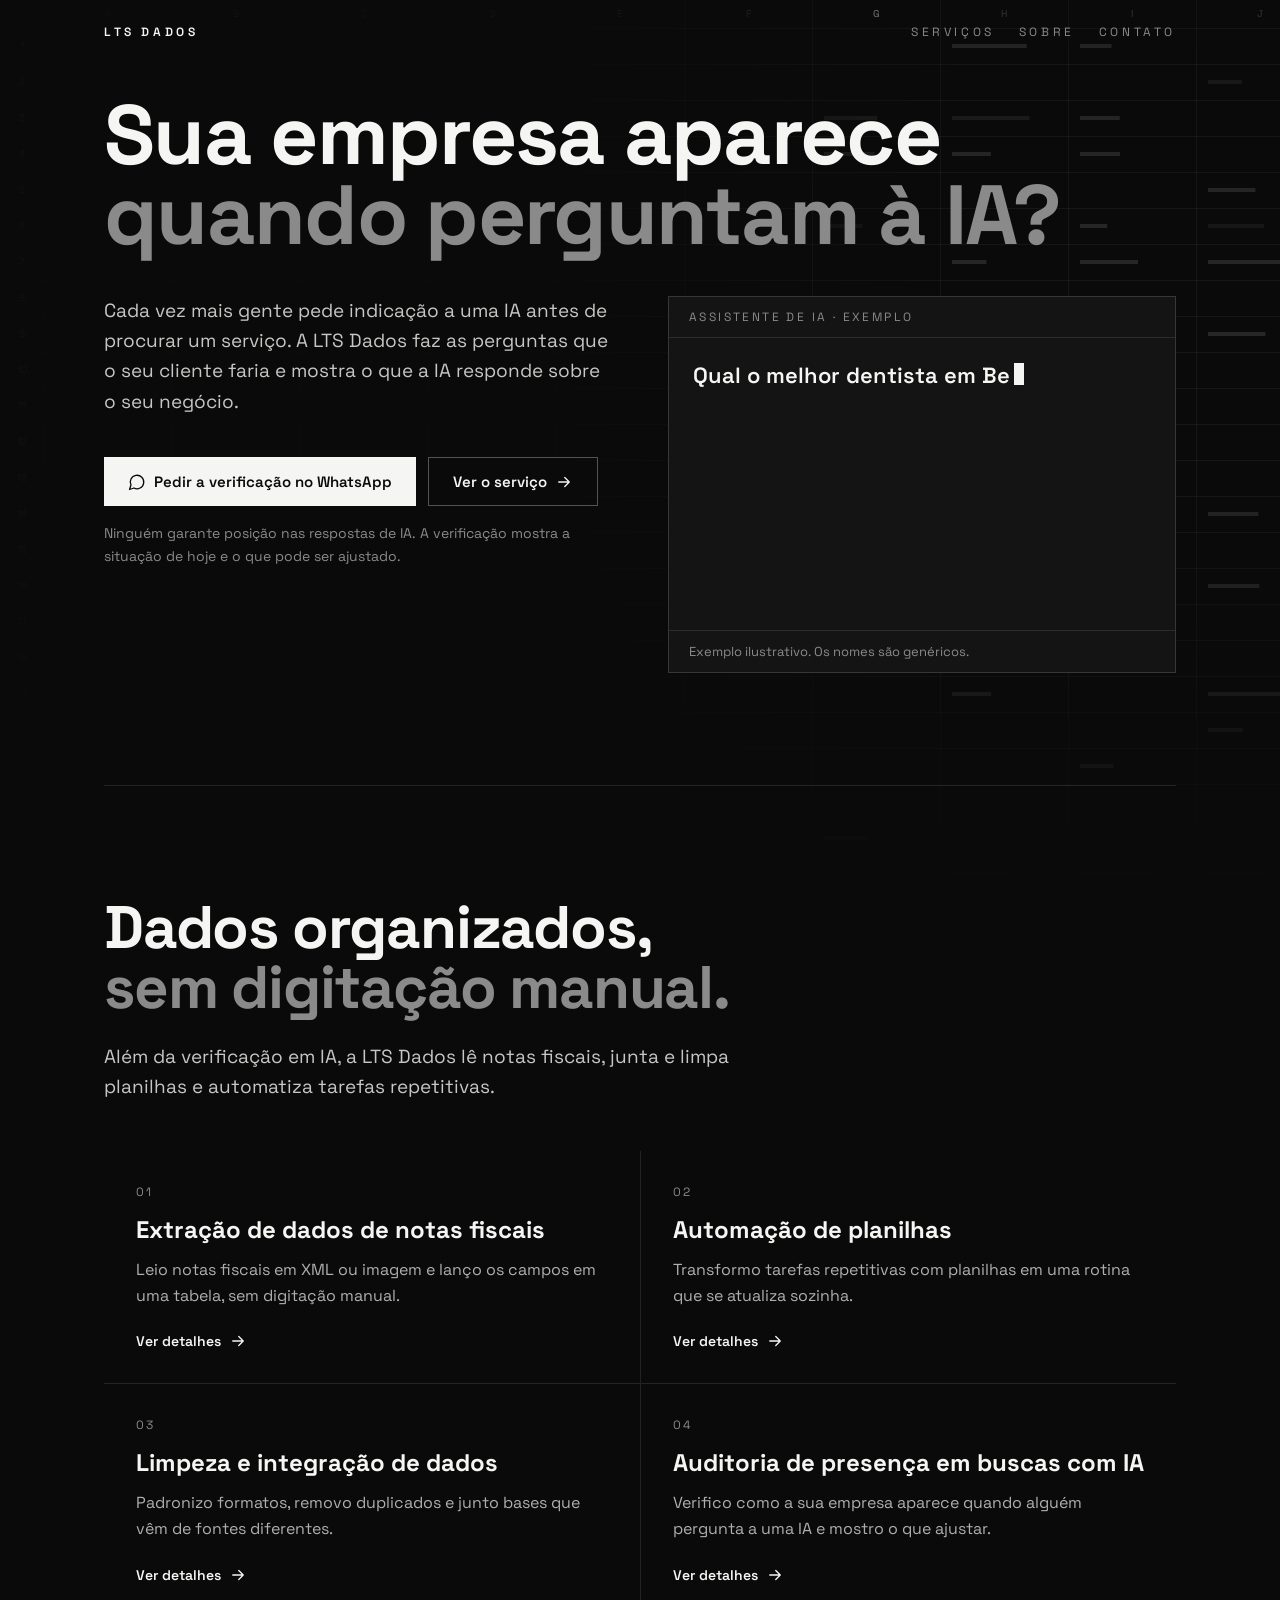
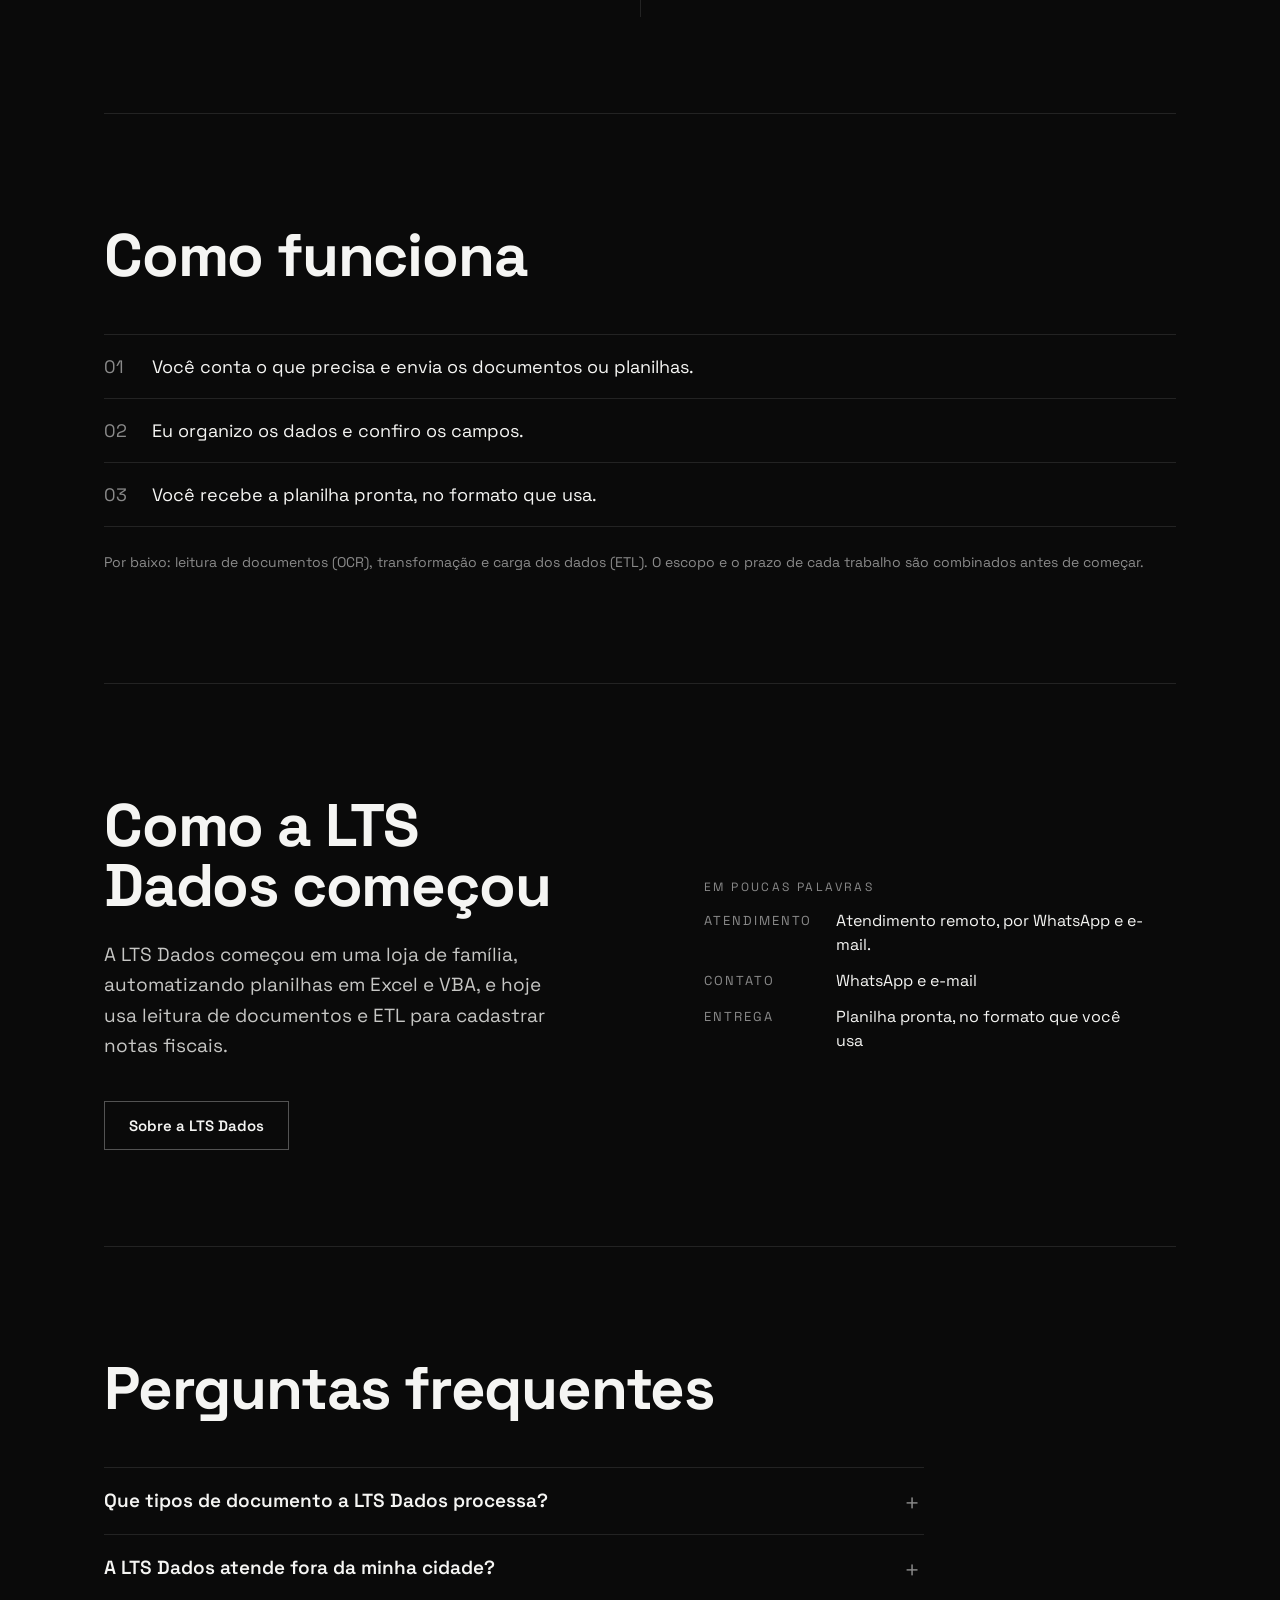
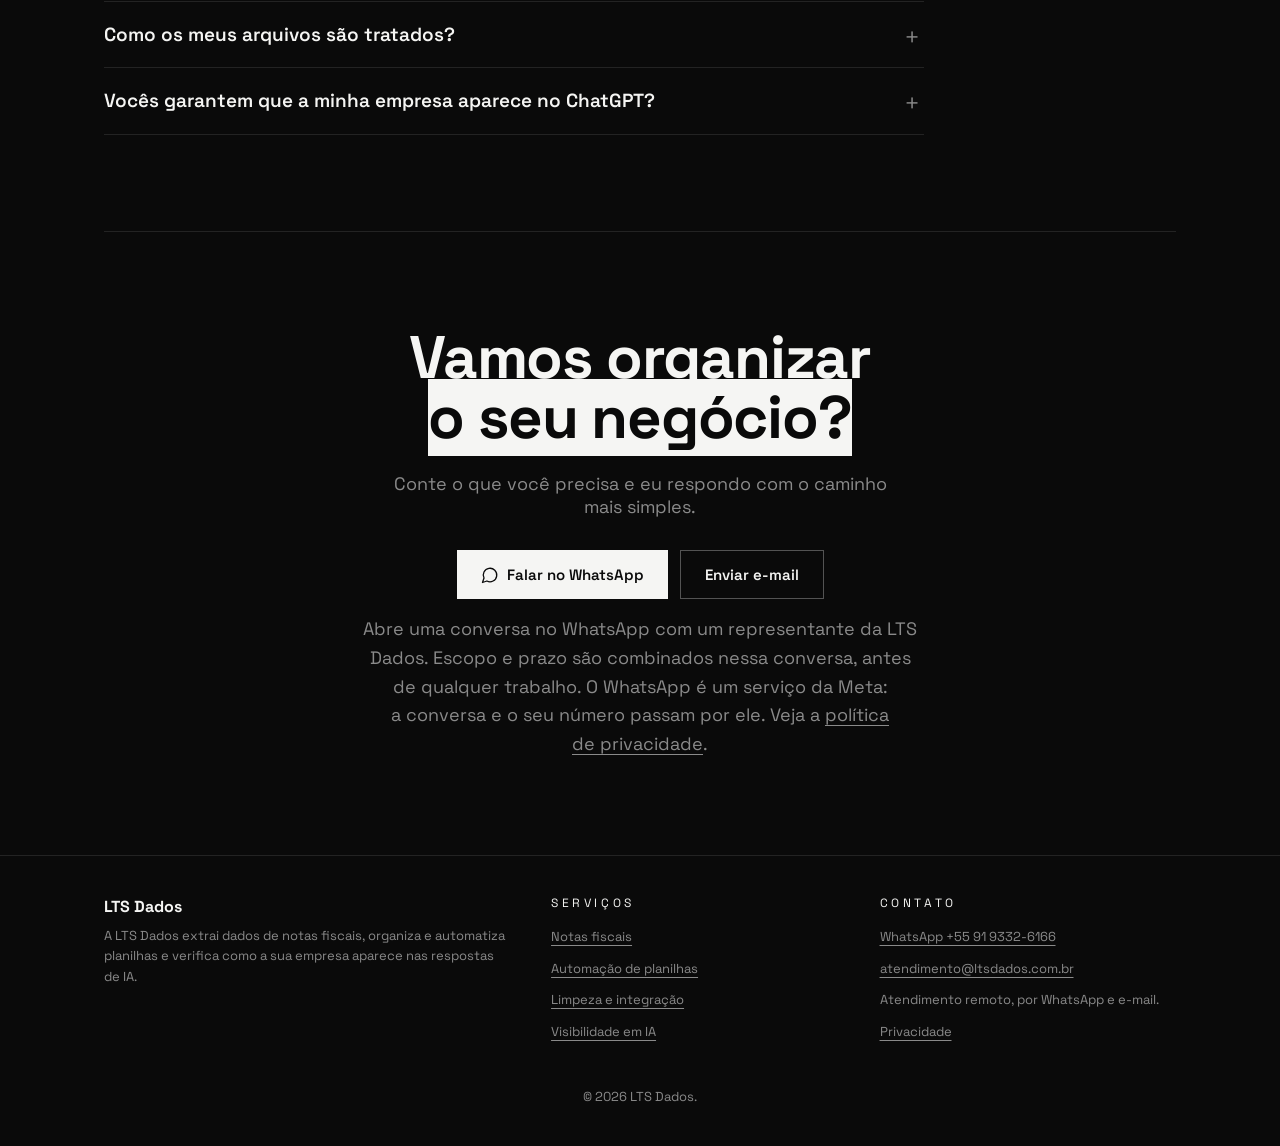
<file: index.html>
<!doctype html>
<html lang="pt-BR">
  <head>
    <meta charset="UTF-8" />
    <meta name="viewport" content="width=device-width, initial-scale=1.0" />
    <title>LTS Dados | Sua empresa aparece nas respostas de IA?</title>
    <meta name="description" content="A LTS Dados verifica como a sua empresa aparece nas respostas de IA e mostra o que ajustar. Também lê notas fiscais e organiza planilhas. Atendimento remoto." />
    <link rel="canonical" href="https://ltsdados.com.br/" />
    <meta name="theme-color" content="#0a0a0a" />
    <meta property="og:site_name" content="LTS Dados" />
    <meta property="og:locale" content="pt_BR" />
    <meta property="og:type" content="website" />
    <meta property="og:title" content="LTS Dados | Sua empresa aparece nas respostas de IA?" />
    <meta property="og:description" content="A LTS Dados verifica como a sua empresa aparece nas respostas de IA e mostra o que ajustar. Também lê notas fiscais e organiza planilhas. Atendimento remoto." />
    <meta property="og:url" content="https://ltsdados.com.br/" />
    <meta property="og:image" content="https://ltsdados.com.br/og-ia.png" />
    <meta property="og:image:type" content="image/png" />
    <meta property="og:image:width" content="1200" />
    <meta property="og:image:height" content="630" />
    <meta property="og:image:alt" content="LTS Dados: sua empresa aparece quando perguntam à IA?" />
    <meta name="twitter:card" content="summary_large_image" />
    <link rel="icon" href="/favicon.svg" type="image/svg+xml" />
    <link rel="preload" href="/assets/fonts/space-grotesk-latin.woff2" as="font" type="font/woff2" crossorigin />
    <link rel="stylesheet" href="/assets/style.css" />
    <script type="application/ld+json">{"@context":"https://schema.org","@type":"Organization","@id":"https://ltsdados.com.br/#organization","name":"LTS Dados","url":"https://ltsdados.com.br/","logo":"https://ltsdados.com.br/logo.svg","description":"A LTS Dados extrai dados de notas fiscais, organiza e automatiza planilhas e verifica como a sua empresa aparece nas respostas de IA.","email":"atendimento@ltsdados.com.br","telephone":"+559193326166"}</script>
    <script type="application/ld+json">{"@context":"https://schema.org","@type":"WebSite","@id":"https://ltsdados.com.br/#website","name":"LTS Dados","url":"https://ltsdados.com.br/","inLanguage":"pt-BR","publisher":{"@id":"https://ltsdados.com.br/#organization"}}</script>
  </head>
  <body class="home">
    <a class="skip" href="#conteudo">Pular para o conteúdo</a>
    <div class="wrap">
      <header class="top">
        <a class="brand" href="/">LTS Dados</a>
        <nav aria-label="Principal"><a href="/servicos/">Serviços</a><a href="/sobre-a-lts/">Sobre</a><a href="/contato/">Contato</a></nav>
      </header>
    </div>
    <main id="conteudo">
      <div class="wrap">
        

      <section class="hero hero-ia">
        <h1>Sua empresa aparece<br /><span class="muted">quando perguntam&nbsp;à&nbsp;IA?</span></h1>
        <div class="split">
          <div>
            <p class="lead">Cada vez mais gente pede indicação a uma IA antes de procurar um serviço. A LTS Dados faz as perguntas que o seu cliente faria e mostra o que a IA responde sobre o seu negócio.</p>
            <div class="btns" id="hero-cta"><a class="btn btn-primary" href="https://wa.me/559193326166?text=Ol%C3%A1!%20Gostaria%20de%20saber%20como%20a%20minha%20empresa%20aparece%20nas%20respostas%20de%20IA.%0A%0ASeu%20nome%3A%20%0AEmpresa%3A%20%0ACNPJ%3A%20%0AEndere%C3%A7o%3A%20" target="_blank" rel="noopener noreferrer"><svg class="ico" viewBox="0 0 24 24" aria-hidden="true"><path d="M7.9 20A9 9 0 1 0 4 16.1L2 22Z"/></svg>Pedir a verificação no WhatsApp</a><a class="btn btn-ghost" href="/servicos/visibilidade-em-ia/">Ver o serviço <svg class="ico" viewBox="0 0 24 24" aria-hidden="true"><path d="M5 12h14M13 6l6 6-6 6"/></svg></a></div>
            <p class="cta-note">Ninguém garante posição nas respostas de IA. A verificação mostra a situação de hoje e o que pode ser ajustado.</p>
          </div>
          <div class="chat">
            <div class="head">Assistente de IA · exemplo</div>
            <div class="body">
              <p class="q">Qual o melhor dentista em Belém?</p>
              <ul>
                <li>Clínica A <span>●</span></li>
                <li>Clínica B <span>●</span></li>
                <li>Clínica C <span>●</span></li>
                <li class="miss">Sua marca <span>não apareceu</span></li>
              </ul>
            </div>
            <div class="foot">Exemplo ilustrativo. Os nomes são genéricos.</div>
          </div>
        </div>
      </section>

      <section id="servicos">
        <h2>Dados organizados,<br /><span class="muted">sem digitação manual.</span></h2>
        <p class="lead" style="margin:-24px 0 48px">Além da verificação em IA, a LTS Dados lê notas fiscais, junta e limpa planilhas e automatiza tarefas repetitivas.</p>
        <div class="grid two">
          <a class="card link" href="/servicos/extracao-de-dados-notas-fiscais/">
            <p class="n">01</p>
            <h3>Extração de dados de notas fiscais</h3>
            <p>Leio notas fiscais em XML ou imagem e lanço os campos em uma tabela, sem digitação manual.</p>
            <span class="more">Ver detalhes <svg class="ico" viewBox="0 0 24 24" aria-hidden="true"><path d="M5 12h14M13 6l6 6-6 6"/></svg></span>
          </a>
          <a class="card link" href="/servicos/automacao-de-planilhas/">
            <p class="n">02</p>
            <h3>Automação de planilhas</h3>
            <p>Transformo tarefas repetitivas com planilhas em uma rotina que se atualiza sozinha.</p>
            <span class="more">Ver detalhes <svg class="ico" viewBox="0 0 24 24" aria-hidden="true"><path d="M5 12h14M13 6l6 6-6 6"/></svg></span>
          </a>
          <a class="card link" href="/servicos/limpeza-e-integracao-de-dados/">
            <p class="n">03</p>
            <h3>Limpeza e integração de dados</h3>
            <p>Padronizo formatos, removo duplicados e junto bases que vêm de fontes diferentes.</p>
            <span class="more">Ver detalhes <svg class="ico" viewBox="0 0 24 24" aria-hidden="true"><path d="M5 12h14M13 6l6 6-6 6"/></svg></span>
          </a>
          <a class="card link" href="/servicos/visibilidade-em-ia/">
            <p class="n">04</p>
            <h3>Auditoria de presença em buscas com IA</h3>
            <p>Verifico como a sua empresa aparece quando alguém pergunta a uma IA e mostro o que ajustar.</p>
            <span class="more">Ver detalhes <svg class="ico" viewBox="0 0 24 24" aria-hidden="true"><path d="M5 12h14M13 6l6 6-6 6"/></svg></span>
          </a>
        </div>
      </section>

      <section id="como-funciona">
        <h2>Como funciona</h2>
        <ol class="steps"><li><span>01</span><span>Você conta o que precisa e envia os documentos ou planilhas.</span></li><li><span>02</span><span>Eu organizo os dados e confiro os campos.</span></li><li><span>03</span><span>Você recebe a planilha pronta, no formato que usa.</span></li></ol>
        <p class="disclaimer">Por baixo: leitura de documentos (OCR), transformação e carga dos dados (ETL). O escopo e o prazo de cada trabalho são combinados antes de começar.</p>
      </section>

      <section id="quem">
        <div class="split">
          <div>
            <h2 style="margin-bottom:24px">Como a LTS Dados começou</h2>
            <p class="lead" style="margin-top:0">A LTS Dados começou em uma loja de família, automatizando planilhas em Excel e VBA, e hoje usa leitura de documentos e ETL para cadastrar notas fiscais.</p>
            <div class="btns"><a class="btn btn-ghost" href="/sobre-a-lts/">Sobre a LTS Dados</a></div>
          </div>
          <div class="card facts">
            <p class="n">EM POUCAS PALAVRAS</p>
            <dl>
              <dt>Atendimento</dt><dd>Atendimento remoto, por WhatsApp e e-mail.</dd>
              <dt>Contato</dt><dd>WhatsApp e e-mail</dd>
              <dt>Entrega</dt><dd>Planilha pronta, no formato que você usa</dd>
            </dl>
          </div>
        </div>
      </section>

      <section id="duvidas">
        <h2>Perguntas frequentes</h2>
        <div class="faq"><details><summary>Que tipos de documento a LTS Dados processa?</summary><p>Notas fiscais em XML ou imagem, planilhas de vendas, estoque ou clientes e cadastros em lote. Se o seu caso for diferente, descreva no WhatsApp e eu digo se consigo ajudar.</p></details><details><summary>A LTS Dados atende fora da minha cidade?</summary><p>Atendimento remoto, por WhatsApp e e-mail. Como o trabalho é feito com arquivos, o contato e a entrega acontecem à distância.</p></details><details><summary>Como os meus arquivos são tratados?</summary><p>Os arquivos são usados só para executar o trabalho contratado, e você pode pedir a exclusão deles. Os detalhes estão na <a href="/privacidade/">política de privacidade</a>.</p></details><details><summary>Vocês garantem que a minha empresa aparece no ChatGPT?</summary><p>Não. Nenhum serviço consegue garantir posição ou recomendação nas respostas de IA. A <a href="/servicos/visibilidade-em-ia/">auditoria</a> mostra como a sua empresa aparece hoje e o que pode ser ajustado.</p></details></div>
      </section>

      <section id="fim" class="cta">
        <h2>Vamos organizar<br /><span class="muted">o seu negócio?</span></h2>
        <p>Conte o que você precisa e eu respondo com o caminho mais simples.</p>
        <div class="btns"><a class="btn btn-primary" href="https://wa.me/559193326166?text=Ol%C3%A1!%20Quero%20saber%20mais%20sobre%20os%20servi%C3%A7os%20da%20LTS%20Dados." target="_blank" rel="noopener noreferrer"><svg class="ico" viewBox="0 0 24 24" aria-hidden="true"><path d="M7.9 20A9 9 0 1 0 4 16.1L2 22Z"/></svg>Falar no WhatsApp</a><a class="btn btn-ghost" href="/contato/#email">Enviar e-mail</a></div>
        
        <p class="cta-note">Abre uma conversa no WhatsApp com um representante da LTS Dados. Escopo e prazo são combinados nessa conversa, antes de qualquer trabalho. O WhatsApp é um serviço da Meta: a conversa e o seu número passam por ele. Veja a <a href="/privacidade/">política de privacidade</a>.</p>
      </section>
      </div>
    </main>
    <div class="dock" hidden><a class="btn btn-primary" href="https://wa.me/559193326166?text=Ol%C3%A1!%20Vim%20pelo%20site%20da%20LTS%20Dados%20e%20quero%20conversar%20sobre%20os%20servi%C3%A7os." target="_blank" rel="noopener noreferrer"><svg class="ico" viewBox="0 0 24 24" aria-hidden="true"><path d="M7.9 20A9 9 0 1 0 4 16.1L2 22Z"/></svg>Falar no WhatsApp</a></div>
    <footer>
      <div class="wrap foot-grid">
        <div>
          <p class="foot-brand">LTS Dados</p>
          <p>A LTS Dados extrai dados de notas fiscais, organiza e automatiza planilhas e verifica como a sua empresa aparece nas respostas de IA.</p>
        </div>
        <div>
          <p class="foot-h">Serviços</p>
          <ul>
            <li><a href="/servicos/extracao-de-dados-notas-fiscais/">Notas fiscais</a></li>
            <li><a href="/servicos/automacao-de-planilhas/">Automação de planilhas</a></li>
            <li><a href="/servicos/limpeza-e-integracao-de-dados/">Limpeza e integração</a></li>
            <li><a href="/servicos/visibilidade-em-ia/">Visibilidade em IA</a></li>
          </ul>
        </div>
        <div>
          <p class="foot-h">Contato</p>
          <ul>
            <li><a href="https://wa.me/559193326166?text=Ol%C3%A1!%20Vim%20pelo%20site%20da%20LTS%20Dados." target="_blank" rel="noopener noreferrer">WhatsApp +55 91 9332-6166</a></li>
            <li><a href="mailto:atendimento@ltsdados.com.br">atendimento@ltsdados.com.br</a></li>
            <li>Atendimento remoto, por WhatsApp e e-mail.</li>
            <li><a href="/privacidade/">Privacidade</a></li>
          </ul>
        </div>
      </div>
      <div class="wrap"><p class="legal">© 2026 LTS Dados.</p></div>
    </footer>
    <script src="/assets/js/sheet.js" defer></script>
    <script src="/assets/js/ia.js" defer></script>
    <script src="/assets/js/dock.js" defer></script>
  </body>
</html>
</file>
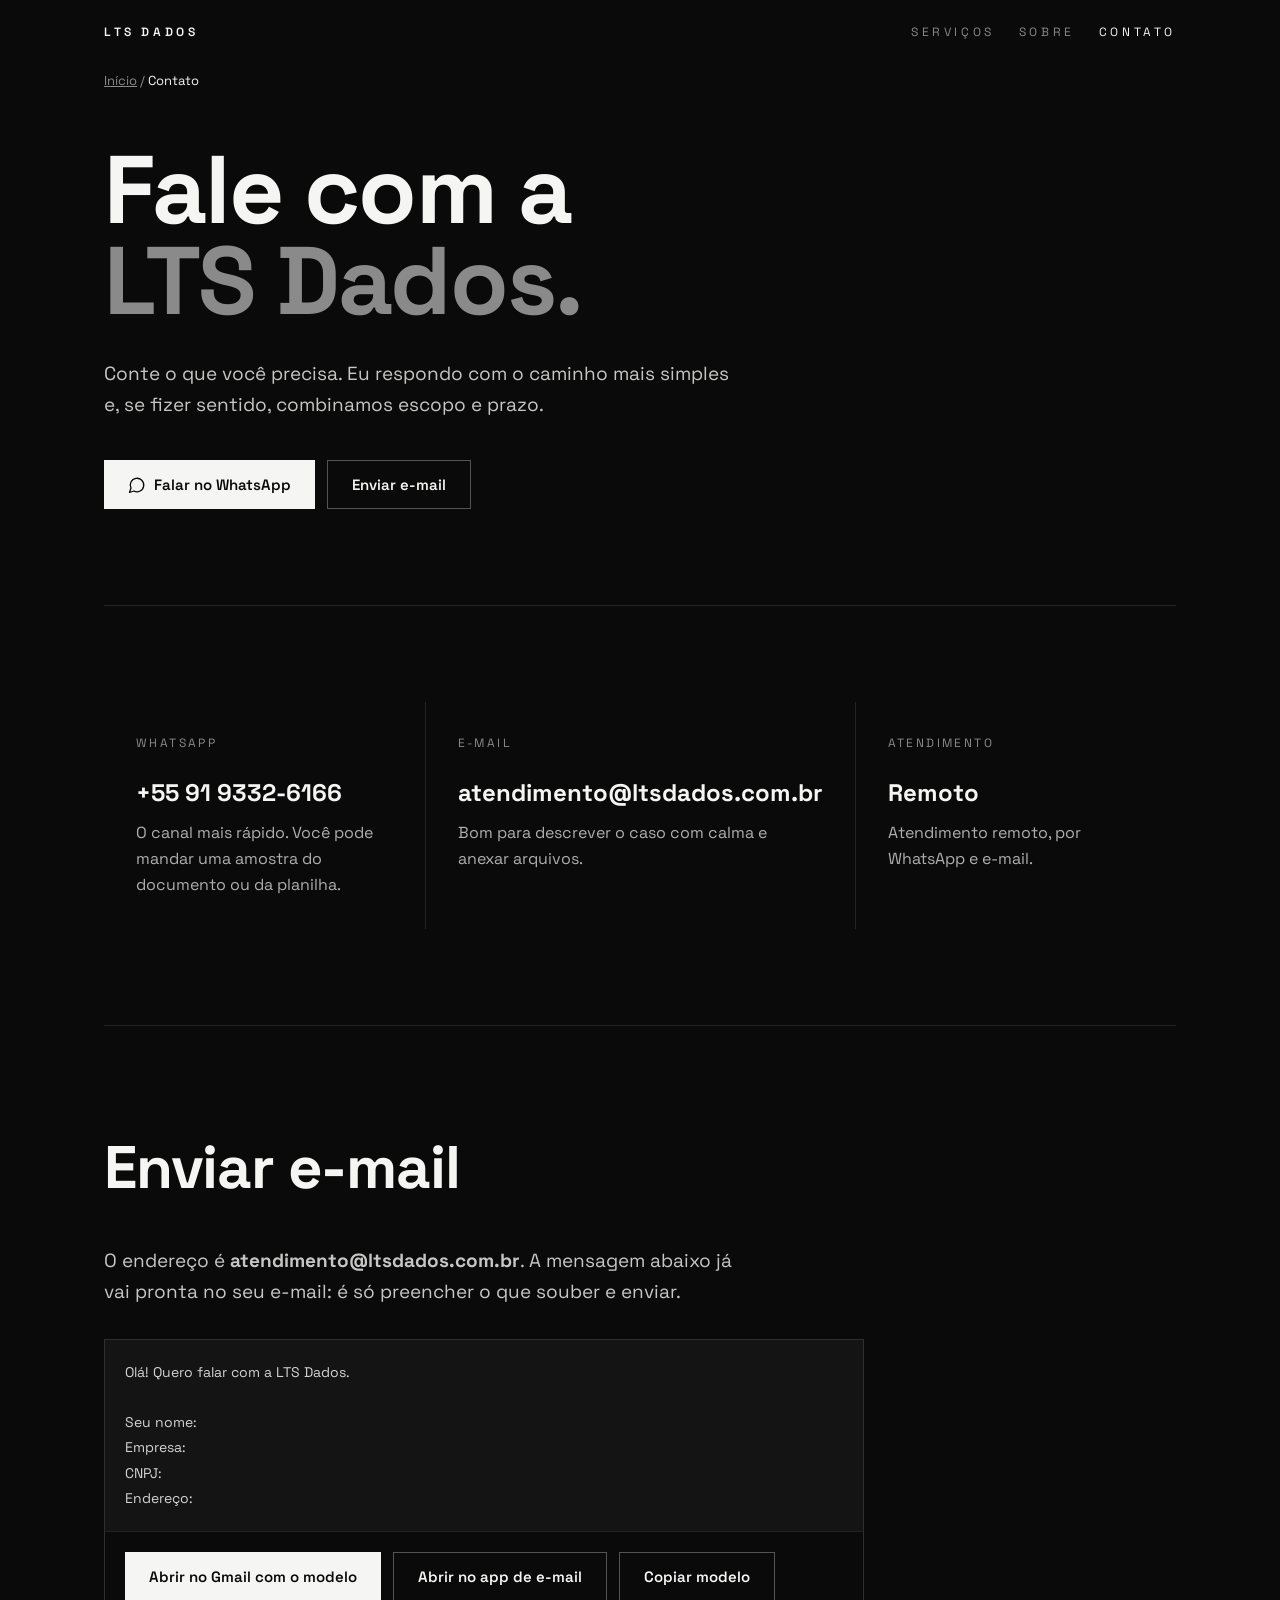
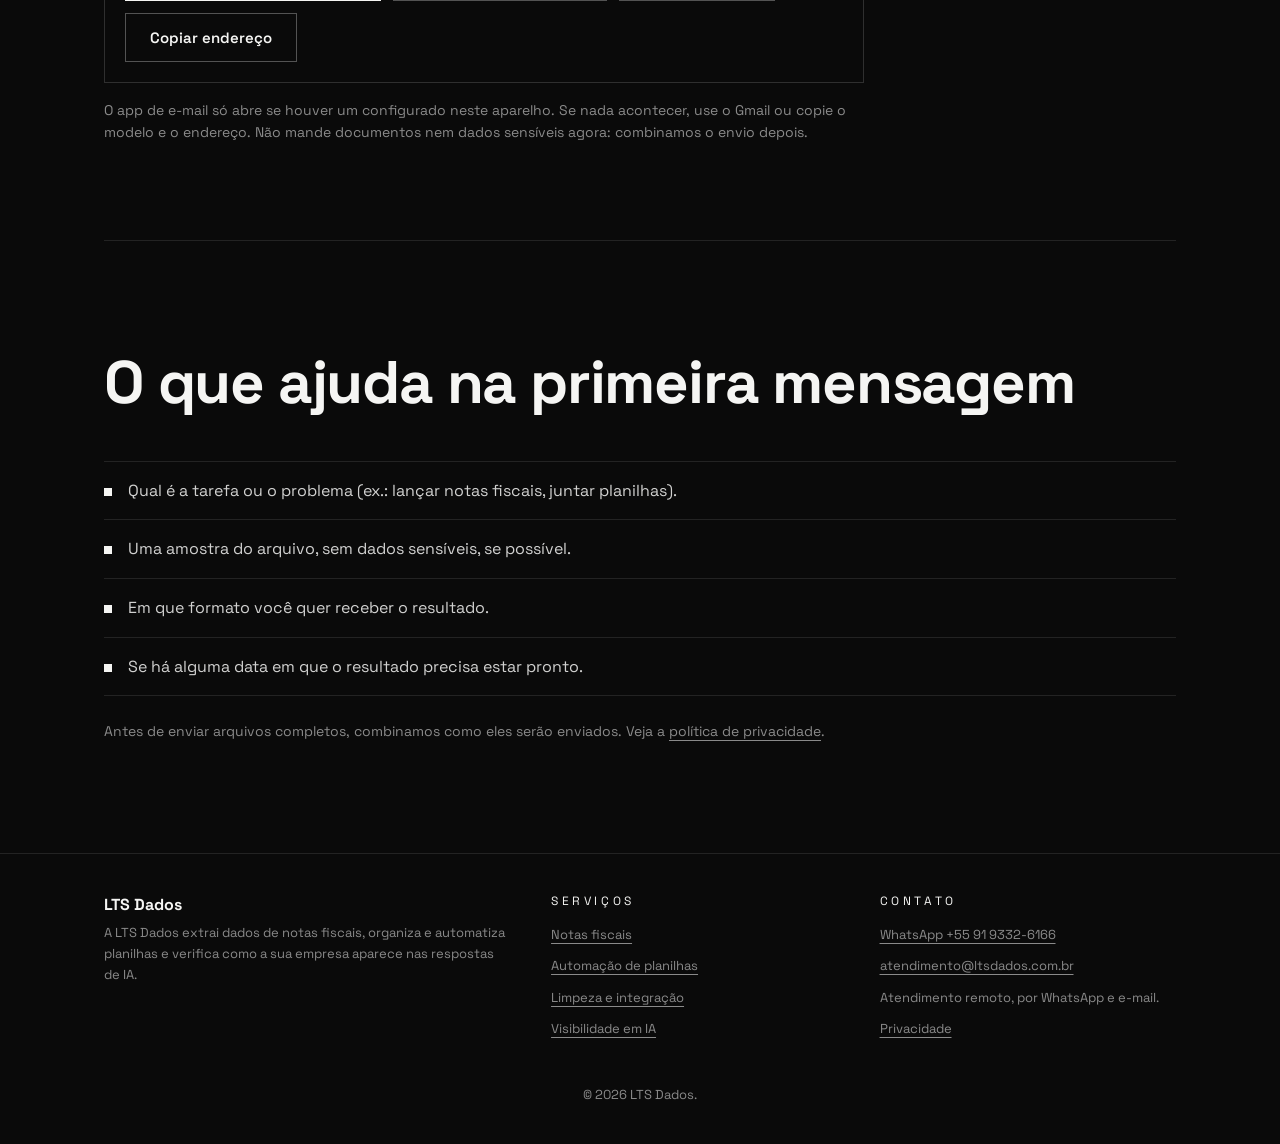
<file: contato/index.html>
<!doctype html>
<html lang="pt-BR">
  <head>
    <meta charset="UTF-8" />
    <meta name="viewport" content="width=device-width, initial-scale=1.0" />
    <title>Contato | LTS Dados</title>
    <meta name="description" content="Fale com a LTS Dados pelo WhatsApp +55 91 9332-6166 ou por e-mail. Conte o que você precisa e receba o caminho mais simples." />
    <link rel="canonical" href="https://ltsdados.com.br/contato/" />
    <meta name="theme-color" content="#0a0a0a" />
    <meta property="og:site_name" content="LTS Dados" />
    <meta property="og:locale" content="pt_BR" />
    <meta property="og:type" content="website" />
    <meta property="og:title" content="Contato | LTS Dados" />
    <meta property="og:description" content="Fale com a LTS Dados pelo WhatsApp +55 91 9332-6166 ou por e-mail. Conte o que você precisa e receba o caminho mais simples." />
    <meta property="og:url" content="https://ltsdados.com.br/contato/" />
    <meta property="og:image" content="https://ltsdados.com.br/og.png" />
    <meta property="og:image:type" content="image/png" />
    <meta property="og:image:width" content="1200" />
    <meta property="og:image:height" content="630" />
    <meta property="og:image:alt" content="LTS Dados: dados organizados, sem digitação manual." />
    <meta name="twitter:card" content="summary_large_image" />
    <link rel="icon" href="/favicon.svg" type="image/svg+xml" />
    <link rel="preload" href="/assets/fonts/space-grotesk-latin.woff2" as="font" type="font/woff2" crossorigin />
    <link rel="stylesheet" href="/assets/style.css" />
    <script type="application/ld+json">{"@context":"https://schema.org","@type":"ContactPage","name":"Contato | LTS Dados","url":"https://ltsdados.com.br/contato/","about":{"@id":"https://ltsdados.com.br/#organization"}}</script>
    <script type="application/ld+json">{"@context":"https://schema.org","@type":"BreadcrumbList","itemListElement":[{"@type":"ListItem","position":1,"name":"Início","item":"https://ltsdados.com.br/"},{"@type":"ListItem","position":2,"name":"Contato","item":"https://ltsdados.com.br/contato/"}]}</script>
  </head>
  <body class="">
    <a class="skip" href="#conteudo">Pular para o conteúdo</a>
    <div class="wrap">
      <header class="top">
        <a class="brand" href="/">LTS Dados</a>
        <nav aria-label="Principal"><a href="/servicos/">Serviços</a><a href="/sobre-a-lts/">Sobre</a><a href="/contato/" aria-current="page">Contato</a></nav>
      </header>
    </div>
    <main id="conteudo">
      <div class="wrap">
        <nav class="crumbs" aria-label="Você está em"><a href="/">Início</a><span aria-hidden="true"> / </span><span aria-current="page">Contato</span></nav>

      <section class="hero">
        <h1>Fale com a<br /><span class="muted">LTS Dados.</span></h1>
        <p class="lead">Conte o que você precisa. Eu respondo com o caminho mais simples e, se fizer sentido, combinamos escopo e prazo.</p>
        <div class="btns" id="hero-cta"><a class="btn btn-primary" href="https://wa.me/559193326166?text=Ol%C3%A1!%20Quero%20falar%20com%20a%20LTS%20Dados." target="_blank" rel="noopener noreferrer"><svg class="ico" viewBox="0 0 24 24" aria-hidden="true"><path d="M7.9 20A9 9 0 1 0 4 16.1L2 22Z"/></svg>Falar no WhatsApp</a><a class="btn btn-ghost" href="/contato/#email">Enviar e-mail</a></div>
      </section>

      <section>
        <div class="grid three">
          <div class="card">
            <p class="n">WHATSAPP</p>
            <h3><a href="https://wa.me/559193326166?text=Ol%C3%A1!%20Quero%20falar%20com%20a%20LTS%20Dados." target="_blank" rel="noopener noreferrer">+55 91 9332-6166</a></h3>
            <p>O canal mais rápido. Você pode mandar uma amostra do documento ou da planilha.</p>
          </div>
          <div class="card">
            <p class="n">E-MAIL</p>
            <h3><a href="mailto:atendimento@ltsdados.com.br">atendimento@ltsdados.com.br</a></h3>
            <p>Bom para descrever o caso com calma e anexar arquivos.</p>
          </div>
          <div class="card">
            <p class="n">ATENDIMENTO</p>
            <h3>Remoto</h3>
            <p>Atendimento remoto, por WhatsApp e e-mail.</p>
          </div>
        </div>
      </section>

      <section id="email">
        <h2>Enviar e-mail</h2>
        <p class="lead" style="margin-top:0">O endereço é <strong>atendimento@ltsdados.com.br</strong>. A mensagem abaixo já vai pronta no seu e-mail: é só preencher o que souber e enviar.</p>
        <div class="mailbox" data-templates="{&quot;&quot;:{&quot;body&quot;:&quot;Olá! Quero falar com a LTS Dados.\n\nSeu nome: \nEmpresa: \nCNPJ: \nEndereço: &quot;,&quot;subject&quot;:&quot;Contato pelo site da LTS Dados&quot;},&quot;notas&quot;:{&quot;body&quot;:&quot;Olá! Gostaria de organizar os dados das notas fiscais da minha empresa.\n\nSeu nome: \nEmpresa: \nCNPJ: \nEndereço: &quot;,&quot;subject&quot;:&quot;Contato pelo site: Extração de dados de notas fiscais&quot;},&quot;planilhas&quot;:{&quot;body&quot;:&quot;Olá! Gostaria de automatizar uma rotina de planilhas da minha empresa.\n\nSeu nome: \nEmpresa: \nCNPJ: \nEndereço: &quot;,&quot;subject&quot;:&quot;Contato pelo site: Automação de planilhas&quot;},&quot;limpeza&quot;:{&quot;body&quot;:&quot;Olá! Gostaria de organizar e padronizar os dados da minha empresa.\n\nSeu nome: \nEmpresa: \nCNPJ: \nEndereço: &quot;,&quot;subject&quot;:&quot;Contato pelo site: Limpeza e integração de dados&quot;},&quot;ia&quot;:{&quot;body&quot;:&quot;Olá! Gostaria de saber como a minha empresa aparece nas respostas de IA.\n\nSeu nome: \nEmpresa: \nCNPJ: \nEndereço: &quot;,&quot;subject&quot;:&quot;Contato pelo site: Verificação de presença em IA&quot;}}">
          <pre class="tpl-text" id="tpl-text">Olá! Quero falar com a LTS Dados.

Seu nome: 
Empresa: 
CNPJ: 
Endereço: </pre>
          <div class="btns">
            <a class="btn btn-primary" data-mail="gmail" href="https://mail.google.com/mail/?view=cm&amp;fs=1&amp;to=atendimento%40ltsdados.com.br&amp;su=Contato%20pelo%20site%20da%20LTS%20Dados&amp;body=Ol%C3%A1!%20Quero%20falar%20com%20a%20LTS%20Dados.%0A%0ASeu%20nome%3A%20%0AEmpresa%3A%20%0ACNPJ%3A%20%0AEndere%C3%A7o%3A%20" target="_blank" rel="noopener noreferrer">Abrir no Gmail com o modelo</a>
            <a class="btn btn-ghost" data-mail="app" href="mailto:atendimento@ltsdados.com.br?subject=Contato%20pelo%20site%20da%20LTS%20Dados&amp;body=Ol%C3%A1!%20Quero%20falar%20com%20a%20LTS%20Dados.%0D%0A%0D%0ASeu%20nome%3A%20%0D%0AEmpresa%3A%20%0D%0ACNPJ%3A%20%0D%0AEndere%C3%A7o%3A%20">Abrir no app de e-mail</a>
            <button class="btn btn-ghost" type="button" data-copy-from="#tpl-text">Copiar modelo</button>
            <button class="btn btn-ghost" type="button" data-copy="atendimento@ltsdados.com.br">Copiar endereço</button>
          </div>
        </div>
        <p class="cta-note" id="copy-status" role="status" aria-live="polite">O app de e-mail só abre se houver um configurado neste aparelho. Se nada acontecer, use o Gmail ou copie o modelo e o endereço. Não mande documentos nem dados sensíveis agora: combinamos o envio depois.</p>
      </section>

      <section>
        <h2>O que ajuda na primeira mensagem</h2>
        <ul class="plain"><li>Qual é a tarefa ou o problema (ex.: lançar notas fiscais, juntar planilhas).</li><li>Uma amostra do arquivo, sem dados sensíveis, se possível.</li><li>Em que formato você quer receber o resultado.</li><li>Se há alguma data em que o resultado precisa estar pronto.</li></ul>
        <p class="disclaimer">Antes de enviar arquivos completos, combinamos como eles serão enviados. Veja a <a href="/privacidade/">política de privacidade</a>.</p>
      </section>
      </div>
    </main>
    <div class="dock" hidden><a class="btn btn-primary" href="https://wa.me/559193326166?text=Ol%C3%A1!%20Vim%20pelo%20site%20da%20LTS%20Dados%20e%20quero%20conversar%20sobre%20os%20servi%C3%A7os." target="_blank" rel="noopener noreferrer"><svg class="ico" viewBox="0 0 24 24" aria-hidden="true"><path d="M7.9 20A9 9 0 1 0 4 16.1L2 22Z"/></svg>Falar no WhatsApp</a></div>
    <footer>
      <div class="wrap foot-grid">
        <div>
          <p class="foot-brand">LTS Dados</p>
          <p>A LTS Dados extrai dados de notas fiscais, organiza e automatiza planilhas e verifica como a sua empresa aparece nas respostas de IA.</p>
        </div>
        <div>
          <p class="foot-h">Serviços</p>
          <ul>
            <li><a href="/servicos/extracao-de-dados-notas-fiscais/">Notas fiscais</a></li>
            <li><a href="/servicos/automacao-de-planilhas/">Automação de planilhas</a></li>
            <li><a href="/servicos/limpeza-e-integracao-de-dados/">Limpeza e integração</a></li>
            <li><a href="/servicos/visibilidade-em-ia/">Visibilidade em IA</a></li>
          </ul>
        </div>
        <div>
          <p class="foot-h">Contato</p>
          <ul>
            <li><a href="https://wa.me/559193326166?text=Ol%C3%A1!%20Vim%20pelo%20site%20da%20LTS%20Dados." target="_blank" rel="noopener noreferrer">WhatsApp +55 91 9332-6166</a></li>
            <li><a href="mailto:atendimento@ltsdados.com.br">atendimento@ltsdados.com.br</a></li>
            <li>Atendimento remoto, por WhatsApp e e-mail.</li>
            <li><a href="/privacidade/">Privacidade</a></li>
          </ul>
        </div>
      </div>
      <div class="wrap"><p class="legal">© 2026 LTS Dados.</p></div>
    </footer>
    <script src="/assets/js/dock.js" defer></script>
    <script src="/assets/js/copy.js" defer></script>
    <script src="/assets/js/email.js" defer></script>
  </body>
</html>
</file>
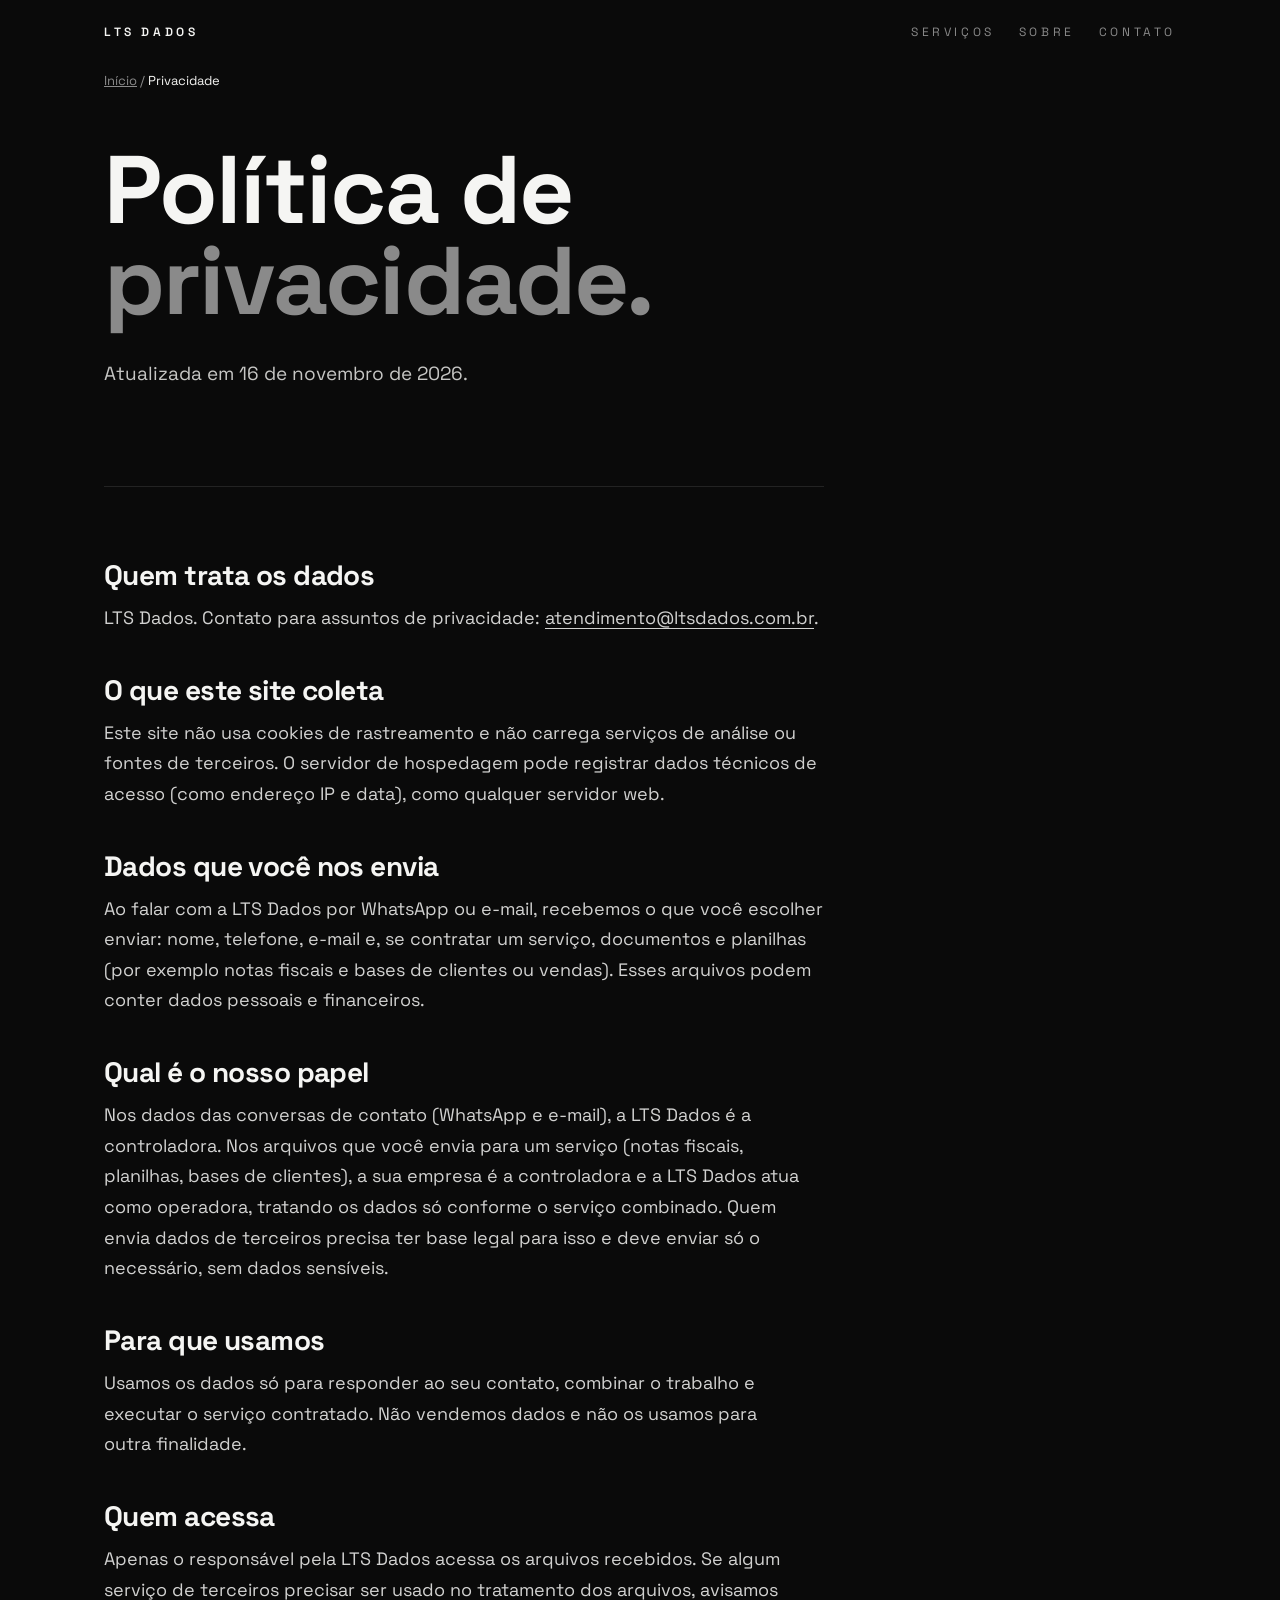
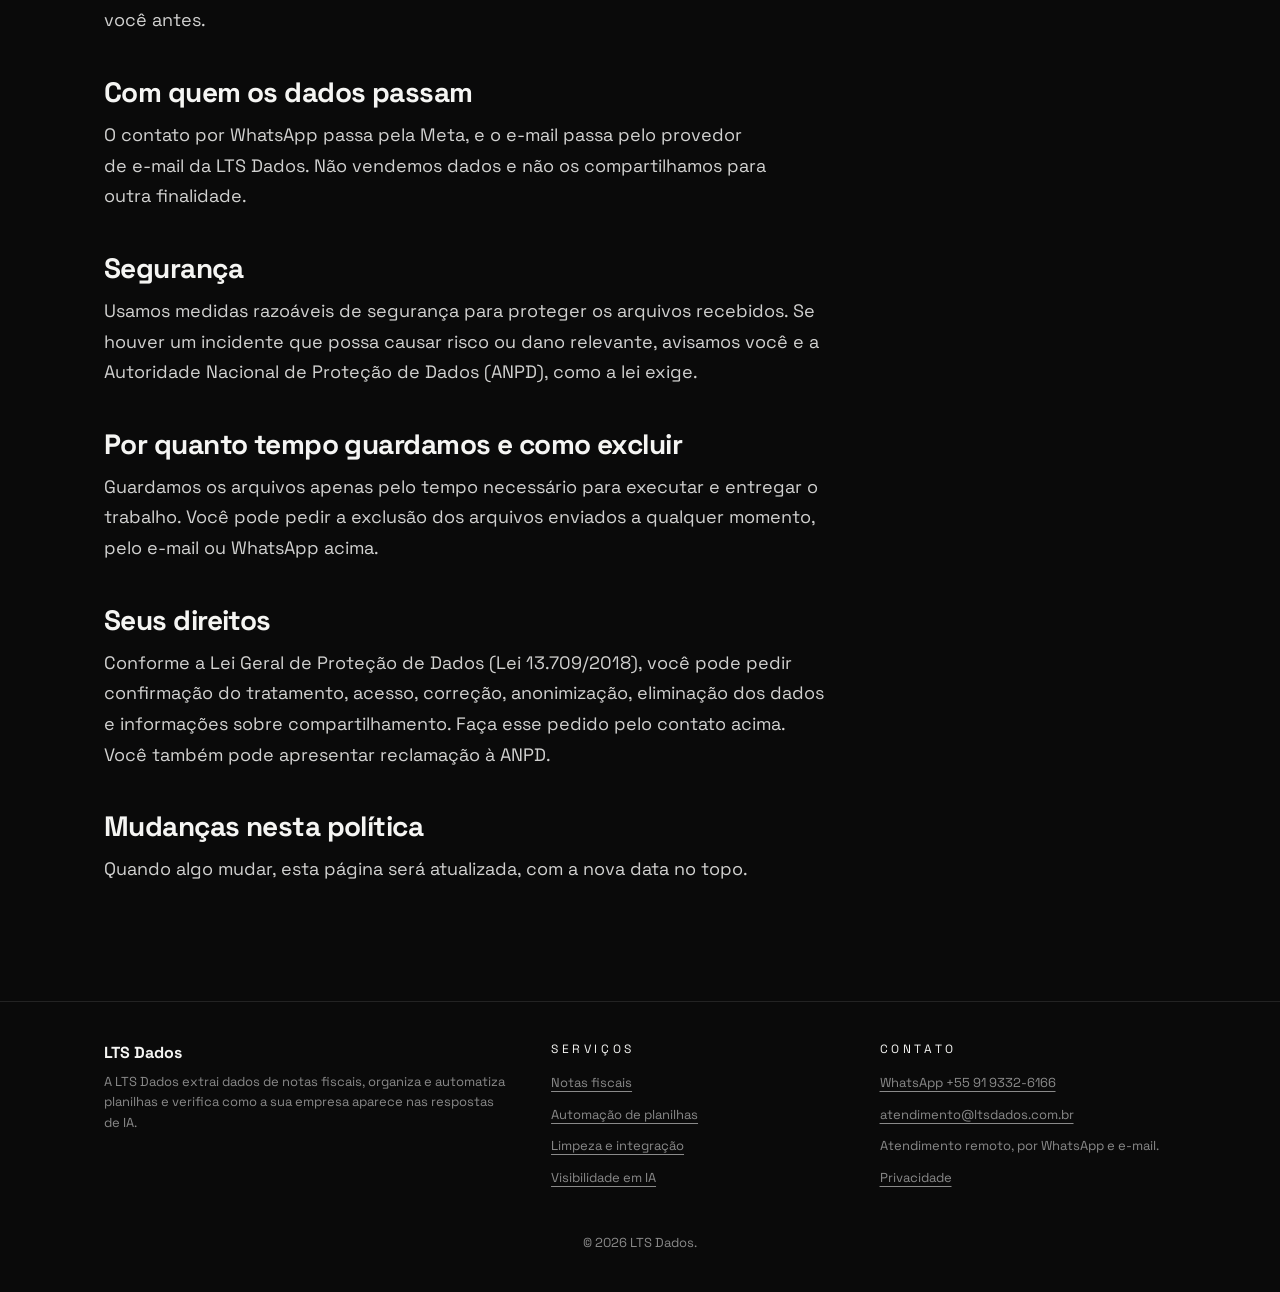
<file: privacidade/index.html>
<!doctype html>
<html lang="pt-BR">
  <head>
    <meta charset="UTF-8" />
    <meta name="viewport" content="width=device-width, initial-scale=1.0" />
    <title>Política de Privacidade | LTS Dados</title>
    <meta name="description" content="Como a LTS Dados trata os dados enviados por clientes e visitantes do site: finalidade, armazenamento, exclusão e direitos do titular (LGPD)." />
    <link rel="canonical" href="https://ltsdados.com.br/privacidade/" />
    <meta name="theme-color" content="#0a0a0a" />
    <meta property="og:site_name" content="LTS Dados" />
    <meta property="og:locale" content="pt_BR" />
    <meta property="og:type" content="website" />
    <meta property="og:title" content="Política de Privacidade | LTS Dados" />
    <meta property="og:description" content="Como a LTS Dados trata os dados enviados por clientes e visitantes do site: finalidade, armazenamento, exclusão e direitos do titular (LGPD)." />
    <meta property="og:url" content="https://ltsdados.com.br/privacidade/" />
    <meta property="og:image" content="https://ltsdados.com.br/og.png" />
    <meta property="og:image:type" content="image/png" />
    <meta property="og:image:width" content="1200" />
    <meta property="og:image:height" content="630" />
    <meta property="og:image:alt" content="LTS Dados: dados organizados, sem digitação manual." />
    <meta name="twitter:card" content="summary_large_image" />
    <link rel="icon" href="/favicon.svg" type="image/svg+xml" />
    <link rel="preload" href="/assets/fonts/space-grotesk-latin.woff2" as="font" type="font/woff2" crossorigin />
    <link rel="stylesheet" href="/assets/style.css" />
    <script type="application/ld+json">{"@context":"https://schema.org","@type":"BreadcrumbList","itemListElement":[{"@type":"ListItem","position":1,"name":"Início","item":"https://ltsdados.com.br/"},{"@type":"ListItem","position":2,"name":"Privacidade","item":"https://ltsdados.com.br/privacidade/"}]}</script>
  </head>
  <body class="">
    <a class="skip" href="#conteudo">Pular para o conteúdo</a>
    <div class="wrap">
      <header class="top">
        <a class="brand" href="/">LTS Dados</a>
        <nav aria-label="Principal"><a href="/servicos/">Serviços</a><a href="/sobre-a-lts/">Sobre</a><a href="/contato/">Contato</a></nav>
      </header>
    </div>
    <main id="conteudo">
      <div class="wrap">
        <nav class="crumbs" aria-label="Você está em"><a href="/">Início</a><span aria-hidden="true"> / </span><span aria-current="page">Privacidade</span></nav>

      <section class="hero">
        <h1>Política de<br /><span class="muted">privacidade.</span></h1>
        <p class="lead">Atualizada em 16 de novembro de 2026.</p>
      </section>

      <section class="prose">
        <h2>Quem trata os dados</h2>
        <p>LTS Dados. Contato para assuntos de privacidade: <a href="mailto:atendimento@ltsdados.com.br">atendimento@ltsdados.com.br</a>.</p>

        <h2>O que este site coleta</h2>
        <p>Este site não usa cookies de rastreamento e não carrega serviços de análise ou fontes de terceiros. O servidor de hospedagem pode registrar dados técnicos de acesso (como endereço IP e data), como qualquer servidor web.</p>

        <h2>Dados que você nos envia</h2>
        <p>Ao falar com a LTS Dados por WhatsApp ou e-mail, recebemos o que você escolher enviar: nome, telefone, e-mail e, se contratar um serviço, documentos e planilhas (por exemplo notas fiscais e bases de clientes ou vendas). Esses arquivos podem conter dados pessoais e financeiros.</p>

        <h2>Qual é o nosso papel</h2>
        <p>Nos dados das conversas de contato (WhatsApp e e-mail), a LTS Dados é a controladora. Nos arquivos que você envia para um serviço (notas fiscais, planilhas, bases de clientes), a sua empresa é a controladora e a LTS Dados atua como operadora, tratando os dados só conforme o serviço combinado. Quem envia dados de terceiros precisa ter base legal para isso e deve enviar só o necessário, sem dados sensíveis.</p>

        <h2>Para que usamos</h2>
        <p>Usamos os dados só para responder ao seu contato, combinar o trabalho e executar o serviço contratado. Não vendemos dados e não os usamos para outra finalidade.</p>

        <h2>Quem acessa</h2>
        <p>Apenas o responsável pela LTS Dados acessa os arquivos recebidos. Se algum serviço de terceiros precisar ser usado no tratamento dos arquivos, avisamos você antes.</p>

        <h2>Com quem os dados passam</h2>
        <p>O contato por WhatsApp passa pela Meta, e o e-mail passa pelo provedor de e-mail da LTS Dados. Não vendemos dados e não os compartilhamos para outra finalidade.</p>

        <h2>Segurança</h2>
        <p>Usamos medidas razoáveis de segurança para proteger os arquivos recebidos. Se houver um incidente que possa causar risco ou dano relevante, avisamos você e a Autoridade Nacional de Proteção de Dados (ANPD), como a lei exige.</p>

        <h2>Por quanto tempo guardamos e como excluir</h2>
        <p>Guardamos os arquivos apenas pelo tempo necessário para executar e entregar o trabalho. Você pode pedir a exclusão dos arquivos enviados a qualquer momento, pelo e-mail ou WhatsApp acima.</p>

        <h2>Seus direitos</h2>
        <p>Conforme a Lei Geral de Proteção de Dados (Lei 13.709/2018), você pode pedir confirmação do tratamento, acesso, correção, anonimização, eliminação dos dados e informações sobre compartilhamento. Faça esse pedido pelo contato acima. Você também pode apresentar reclamação à ANPD.</p>

        <h2>Mudanças nesta política</h2>
        <p>Quando algo mudar, esta página será atualizada, com a nova data no topo.</p>
      </section>
      </div>
    </main>
    <footer>
      <div class="wrap foot-grid">
        <div>
          <p class="foot-brand">LTS Dados</p>
          <p>A LTS Dados extrai dados de notas fiscais, organiza e automatiza planilhas e verifica como a sua empresa aparece nas respostas de IA.</p>
        </div>
        <div>
          <p class="foot-h">Serviços</p>
          <ul>
            <li><a href="/servicos/extracao-de-dados-notas-fiscais/">Notas fiscais</a></li>
            <li><a href="/servicos/automacao-de-planilhas/">Automação de planilhas</a></li>
            <li><a href="/servicos/limpeza-e-integracao-de-dados/">Limpeza e integração</a></li>
            <li><a href="/servicos/visibilidade-em-ia/">Visibilidade em IA</a></li>
          </ul>
        </div>
        <div>
          <p class="foot-h">Contato</p>
          <ul>
            <li><a href="https://wa.me/559193326166?text=Ol%C3%A1!%20Vim%20pelo%20site%20da%20LTS%20Dados." target="_blank" rel="noopener noreferrer">WhatsApp +55 91 9332-6166</a></li>
            <li><a href="mailto:atendimento@ltsdados.com.br">atendimento@ltsdados.com.br</a></li>
            <li>Atendimento remoto, por WhatsApp e e-mail.</li>
            <li><a href="/privacidade/">Privacidade</a></li>
          </ul>
        </div>
      </div>
      <div class="wrap"><p class="legal">© 2026 LTS Dados.</p></div>
    </footer>

  </body>
</html>
</file>
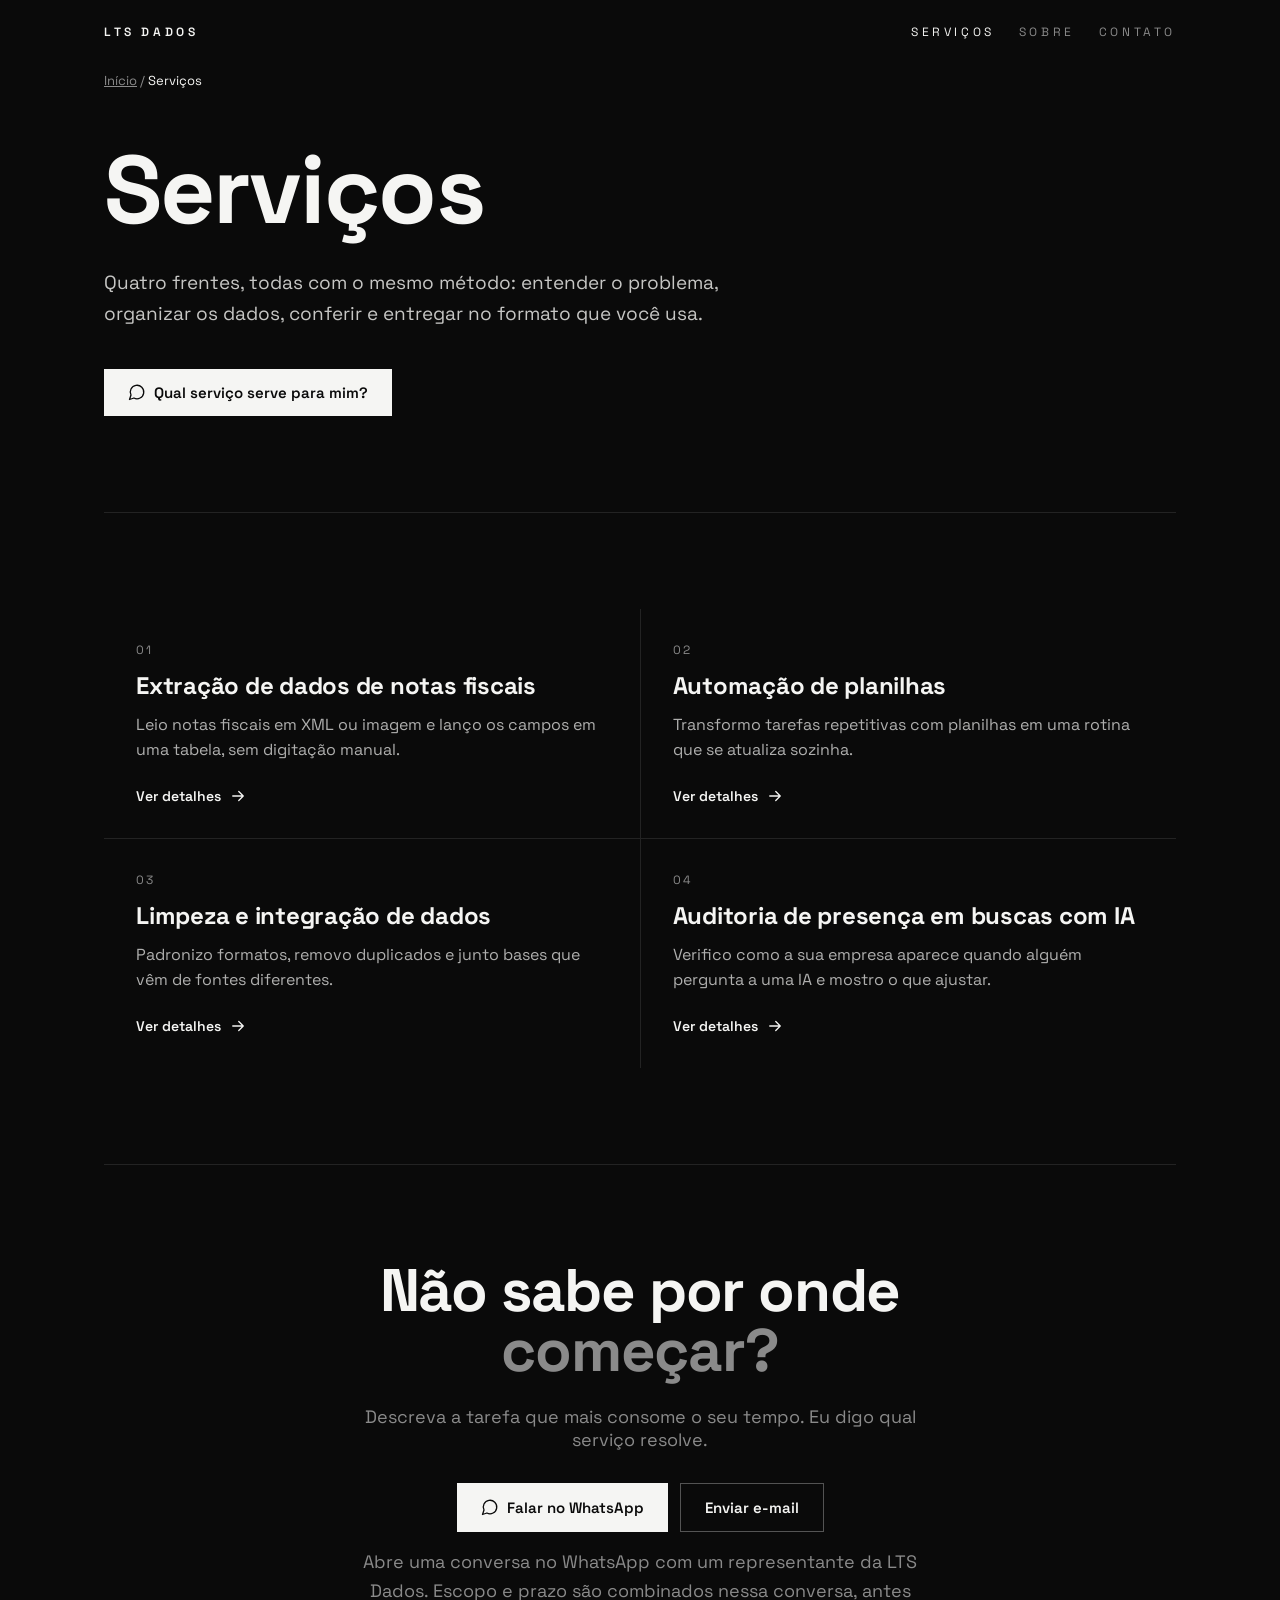
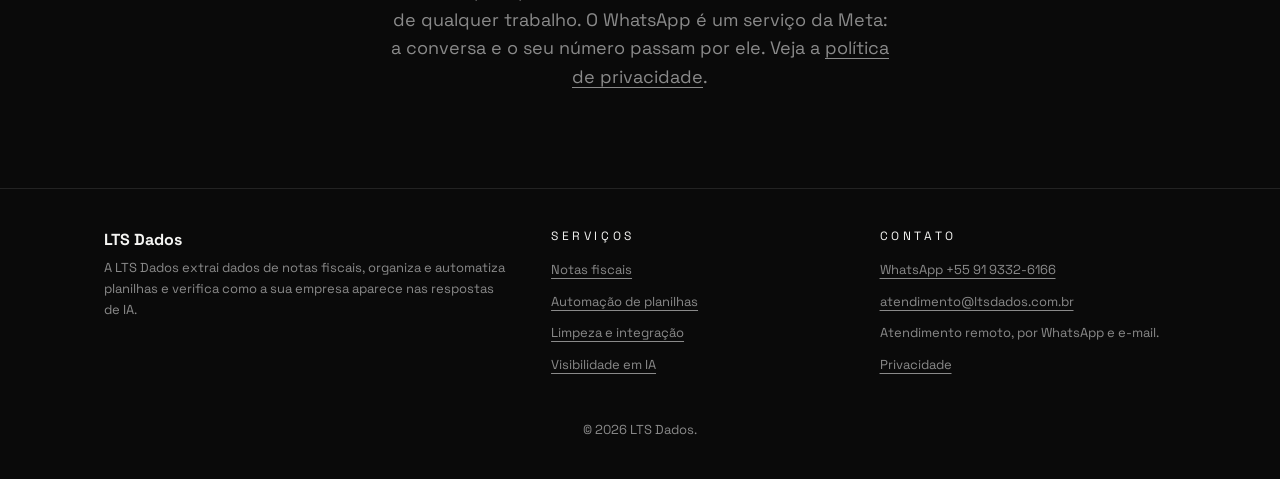
<file: servicos/index.html>
<!doctype html>
<html lang="pt-BR">
  <head>
    <meta charset="UTF-8" />
    <meta name="viewport" content="width=device-width, initial-scale=1.0" />
    <title>Serviços de dados para empresas | LTS Dados</title>
    <meta name="description" content="Extração de dados de notas fiscais, automação de planilhas, limpeza e integração de dados e auditoria de presença em IA. Conheça os serviços da LTS Dados." />
    <link rel="canonical" href="https://ltsdados.com.br/servicos/" />
    <meta name="theme-color" content="#0a0a0a" />
    <meta property="og:site_name" content="LTS Dados" />
    <meta property="og:locale" content="pt_BR" />
    <meta property="og:type" content="website" />
    <meta property="og:title" content="Serviços de dados para empresas | LTS Dados" />
    <meta property="og:description" content="Extração de dados de notas fiscais, automação de planilhas, limpeza e integração de dados e auditoria de presença em IA. Conheça os serviços da LTS Dados." />
    <meta property="og:url" content="https://ltsdados.com.br/servicos/" />
    <meta property="og:image" content="https://ltsdados.com.br/og.png" />
    <meta property="og:image:type" content="image/png" />
    <meta property="og:image:width" content="1200" />
    <meta property="og:image:height" content="630" />
    <meta property="og:image:alt" content="LTS Dados: dados organizados, sem digitação manual." />
    <meta name="twitter:card" content="summary_large_image" />
    <link rel="icon" href="/favicon.svg" type="image/svg+xml" />
    <link rel="preload" href="/assets/fonts/space-grotesk-latin.woff2" as="font" type="font/woff2" crossorigin />
    <link rel="stylesheet" href="/assets/style.css" />
    <script type="application/ld+json">{"@context":"https://schema.org","@type":"BreadcrumbList","itemListElement":[{"@type":"ListItem","position":1,"name":"Início","item":"https://ltsdados.com.br/"},{"@type":"ListItem","position":2,"name":"Serviços","item":"https://ltsdados.com.br/servicos/"}]}</script>
  </head>
  <body class="">
    <a class="skip" href="#conteudo">Pular para o conteúdo</a>
    <div class="wrap">
      <header class="top">
        <a class="brand" href="/">LTS Dados</a>
        <nav aria-label="Principal"><a href="/servicos/" aria-current="page">Serviços</a><a href="/sobre-a-lts/">Sobre</a><a href="/contato/">Contato</a></nav>
      </header>
    </div>
    <main id="conteudo">
      <div class="wrap">
        <nav class="crumbs" aria-label="Você está em"><a href="/">Início</a><span aria-hidden="true"> / </span><span aria-current="page">Serviços</span></nav>

      <section class="hero">
        <h1>Serviços</h1>
        <p class="lead">Quatro frentes, todas com o mesmo método: entender o problema, organizar os dados, conferir e entregar no formato que você usa.</p>
        <div class="btns" id="hero-cta"><a class="btn btn-primary" href="https://wa.me/559193326166?text=Ol%C3%A1!%20Quero%20saber%20qual%20servi%C3%A7o%20da%20LTS%20Dados%20serve%20para%20o%20meu%20caso." target="_blank" rel="noopener noreferrer"><svg class="ico" viewBox="0 0 24 24" aria-hidden="true"><path d="M7.9 20A9 9 0 1 0 4 16.1L2 22Z"/></svg>Qual serviço serve para mim?</a></div>
      </section>
      <section>
        <div class="grid two">
          <a class="card link" href="/servicos/extracao-de-dados-notas-fiscais/">
            <p class="n">01</p>
            <h2 class="h3">Extração de dados de notas fiscais</h2>
            <p>Leio notas fiscais em XML ou imagem e lanço os campos em uma tabela, sem digitação manual.</p>
            <span class="more">Ver detalhes <svg class="ico" viewBox="0 0 24 24" aria-hidden="true"><path d="M5 12h14M13 6l6 6-6 6"/></svg></span>
          </a>
          <a class="card link" href="/servicos/automacao-de-planilhas/">
            <p class="n">02</p>
            <h2 class="h3">Automação de planilhas</h2>
            <p>Transformo tarefas repetitivas com planilhas em uma rotina que se atualiza sozinha.</p>
            <span class="more">Ver detalhes <svg class="ico" viewBox="0 0 24 24" aria-hidden="true"><path d="M5 12h14M13 6l6 6-6 6"/></svg></span>
          </a>
          <a class="card link" href="/servicos/limpeza-e-integracao-de-dados/">
            <p class="n">03</p>
            <h2 class="h3">Limpeza e integração de dados</h2>
            <p>Padronizo formatos, removo duplicados e junto bases que vêm de fontes diferentes.</p>
            <span class="more">Ver detalhes <svg class="ico" viewBox="0 0 24 24" aria-hidden="true"><path d="M5 12h14M13 6l6 6-6 6"/></svg></span>
          </a>
          <a class="card link" href="/servicos/visibilidade-em-ia/">
            <p class="n">04</p>
            <h2 class="h3">Auditoria de presença em buscas com IA</h2>
            <p>Verifico como a sua empresa aparece quando alguém pergunta a uma IA e mostro o que ajustar.</p>
            <span class="more">Ver detalhes <svg class="ico" viewBox="0 0 24 24" aria-hidden="true"><path d="M5 12h14M13 6l6 6-6 6"/></svg></span>
          </a>
        </div>
      </section>
      <section id="fim" class="cta">
        <h2>Não sabe por onde<br /><span class="muted">começar?</span></h2>
        <p>Descreva a tarefa que mais consome o seu tempo. Eu digo qual serviço resolve.</p>
        <div class="btns"><a class="btn btn-primary" href="https://wa.me/559193326166?text=Ol%C3%A1!%20Quero%20saber%20qual%20servi%C3%A7o%20da%20LTS%20Dados%20serve%20para%20o%20meu%20caso." target="_blank" rel="noopener noreferrer"><svg class="ico" viewBox="0 0 24 24" aria-hidden="true"><path d="M7.9 20A9 9 0 1 0 4 16.1L2 22Z"/></svg>Falar no WhatsApp</a><a class="btn btn-ghost" href="/contato/#email">Enviar e-mail</a></div>
        
        <p class="cta-note">Abre uma conversa no WhatsApp com um representante da LTS Dados. Escopo e prazo são combinados nessa conversa, antes de qualquer trabalho. O WhatsApp é um serviço da Meta: a conversa e o seu número passam por ele. Veja a <a href="/privacidade/">política de privacidade</a>.</p>
      </section>
      </div>
    </main>
    <div class="dock" hidden><a class="btn btn-primary" href="https://wa.me/559193326166?text=Ol%C3%A1!%20Vim%20pelo%20site%20da%20LTS%20Dados%20e%20quero%20conversar%20sobre%20os%20servi%C3%A7os." target="_blank" rel="noopener noreferrer"><svg class="ico" viewBox="0 0 24 24" aria-hidden="true"><path d="M7.9 20A9 9 0 1 0 4 16.1L2 22Z"/></svg>Falar no WhatsApp</a></div>
    <footer>
      <div class="wrap foot-grid">
        <div>
          <p class="foot-brand">LTS Dados</p>
          <p>A LTS Dados extrai dados de notas fiscais, organiza e automatiza planilhas e verifica como a sua empresa aparece nas respostas de IA.</p>
        </div>
        <div>
          <p class="foot-h">Serviços</p>
          <ul>
            <li><a href="/servicos/extracao-de-dados-notas-fiscais/">Notas fiscais</a></li>
            <li><a href="/servicos/automacao-de-planilhas/">Automação de planilhas</a></li>
            <li><a href="/servicos/limpeza-e-integracao-de-dados/">Limpeza e integração</a></li>
            <li><a href="/servicos/visibilidade-em-ia/">Visibilidade em IA</a></li>
          </ul>
        </div>
        <div>
          <p class="foot-h">Contato</p>
          <ul>
            <li><a href="https://wa.me/559193326166?text=Ol%C3%A1!%20Vim%20pelo%20site%20da%20LTS%20Dados." target="_blank" rel="noopener noreferrer">WhatsApp +55 91 9332-6166</a></li>
            <li><a href="mailto:atendimento@ltsdados.com.br">atendimento@ltsdados.com.br</a></li>
            <li>Atendimento remoto, por WhatsApp e e-mail.</li>
            <li><a href="/privacidade/">Privacidade</a></li>
          </ul>
        </div>
      </div>
      <div class="wrap"><p class="legal">© 2026 LTS Dados.</p></div>
    </footer>
    <script src="/assets/js/dock.js" defer></script>
  </body>
</html>
</file>
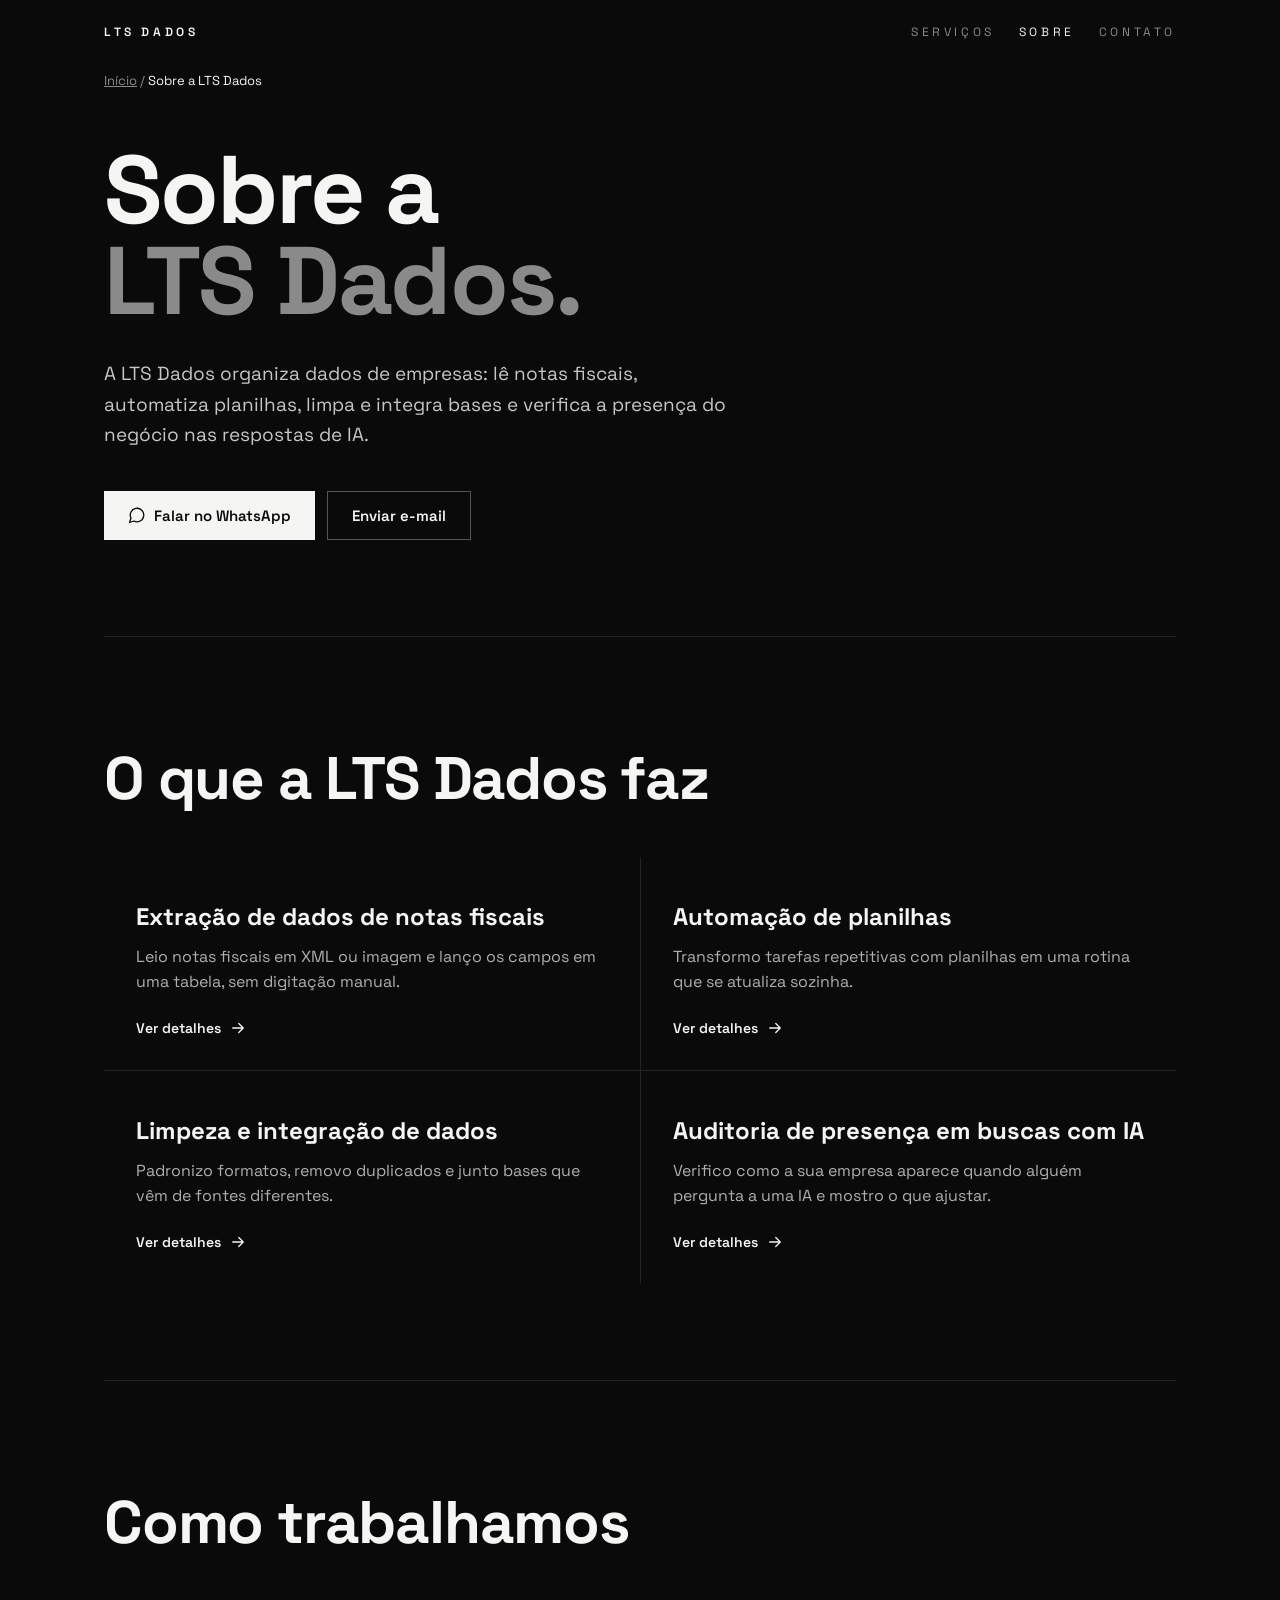
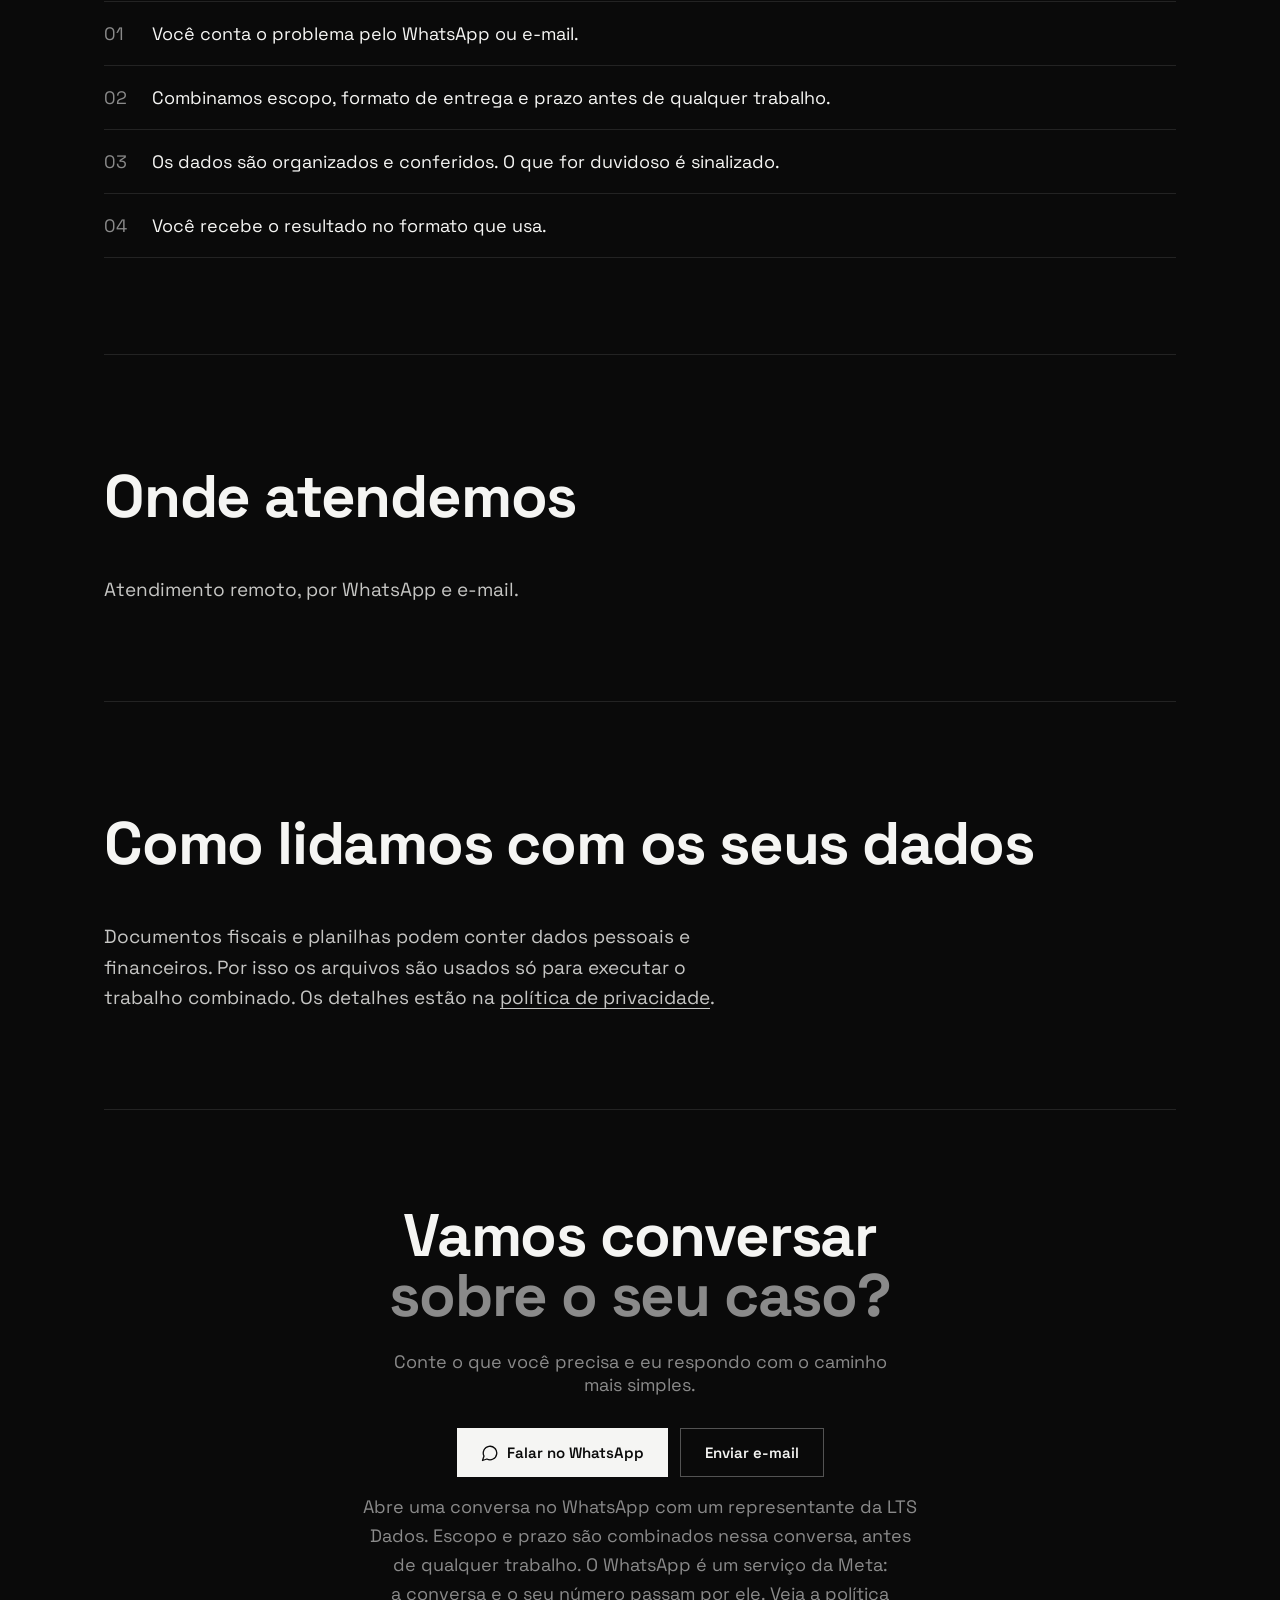
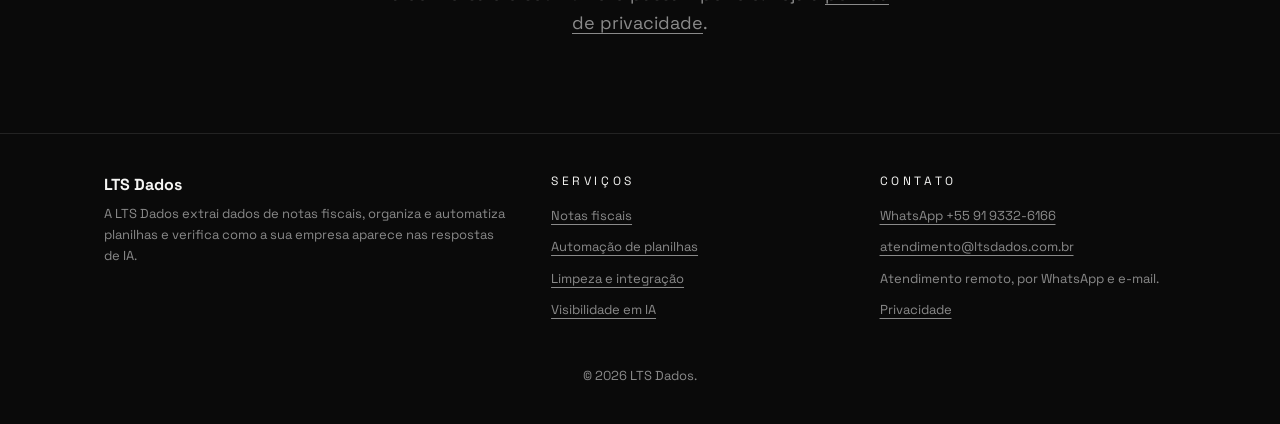
<file: sobre-a-lts/index.html>
<!doctype html>
<html lang="pt-BR">
  <head>
    <meta charset="UTF-8" />
    <meta name="viewport" content="width=device-width, initial-scale=1.0" />
    <title>Sobre a LTS Dados | Quem somos e como trabalhamos</title>
    <meta name="description" content="A LTS Dados organiza dados de empresas: notas fiscais, planilhas e presença em buscas com IA. Conheça o método." />
    <link rel="canonical" href="https://ltsdados.com.br/sobre-a-lts/" />
    <meta name="theme-color" content="#0a0a0a" />
    <meta property="og:site_name" content="LTS Dados" />
    <meta property="og:locale" content="pt_BR" />
    <meta property="og:type" content="website" />
    <meta property="og:title" content="Sobre a LTS Dados | Quem somos e como trabalhamos" />
    <meta property="og:description" content="A LTS Dados organiza dados de empresas: notas fiscais, planilhas e presença em buscas com IA. Conheça o método." />
    <meta property="og:url" content="https://ltsdados.com.br/sobre-a-lts/" />
    <meta property="og:image" content="https://ltsdados.com.br/og.png" />
    <meta property="og:image:type" content="image/png" />
    <meta property="og:image:width" content="1200" />
    <meta property="og:image:height" content="630" />
    <meta property="og:image:alt" content="LTS Dados: dados organizados, sem digitação manual." />
    <meta name="twitter:card" content="summary_large_image" />
    <link rel="icon" href="/favicon.svg" type="image/svg+xml" />
    <link rel="preload" href="/assets/fonts/space-grotesk-latin.woff2" as="font" type="font/woff2" crossorigin />
    <link rel="stylesheet" href="/assets/style.css" />
    <script type="application/ld+json">{"@context":"https://schema.org","@type":"AboutPage","name":"Sobre a LTS Dados","url":"https://ltsdados.com.br/sobre-a-lts/","about":{"@id":"https://ltsdados.com.br/#organization"}}</script>
    <script type="application/ld+json">{"@context":"https://schema.org","@type":"BreadcrumbList","itemListElement":[{"@type":"ListItem","position":1,"name":"Início","item":"https://ltsdados.com.br/"},{"@type":"ListItem","position":2,"name":"Sobre a LTS Dados","item":"https://ltsdados.com.br/sobre-a-lts/"}]}</script>
  </head>
  <body class="">
    <a class="skip" href="#conteudo">Pular para o conteúdo</a>
    <div class="wrap">
      <header class="top">
        <a class="brand" href="/">LTS Dados</a>
        <nav aria-label="Principal"><a href="/servicos/">Serviços</a><a href="/sobre-a-lts/" aria-current="page">Sobre</a><a href="/contato/">Contato</a></nav>
      </header>
    </div>
    <main id="conteudo">
      <div class="wrap">
        <nav class="crumbs" aria-label="Você está em"><a href="/">Início</a><span aria-hidden="true"> / </span><span aria-current="page">Sobre a LTS Dados</span></nav>

      <section class="hero">
        <h1>Sobre a<br /><span class="muted">LTS Dados.</span></h1>
        <p class="lead">A LTS Dados organiza dados de empresas: lê notas fiscais, automatiza planilhas, limpa e integra bases e verifica a presença do negócio nas respostas de IA.</p>
        <div class="btns" id="hero-cta"><a class="btn btn-primary" href="https://wa.me/559193326166?text=Ol%C3%A1!%20Vim%20pela%20p%C3%A1gina%20Sobre%20da%20LTS%20Dados%20e%20quero%20conversar." target="_blank" rel="noopener noreferrer"><svg class="ico" viewBox="0 0 24 24" aria-hidden="true"><path d="M7.9 20A9 9 0 1 0 4 16.1L2 22Z"/></svg>Falar no WhatsApp</a><a class="btn btn-ghost" href="/contato/#email">Enviar e-mail</a></div>
      </section>

      <section>
        <h2>O que a LTS Dados faz</h2>
        <div class="grid two">
          <a class="card link" href="/servicos/extracao-de-dados-notas-fiscais/"><h3>Extração de dados de notas fiscais</h3><p>Leio notas fiscais em XML ou imagem e lanço os campos em uma tabela, sem digitação manual.</p><span class="more">Ver detalhes <svg class="ico" viewBox="0 0 24 24" aria-hidden="true"><path d="M5 12h14M13 6l6 6-6 6"/></svg></span></a>
          <a class="card link" href="/servicos/automacao-de-planilhas/"><h3>Automação de planilhas</h3><p>Transformo tarefas repetitivas com planilhas em uma rotina que se atualiza sozinha.</p><span class="more">Ver detalhes <svg class="ico" viewBox="0 0 24 24" aria-hidden="true"><path d="M5 12h14M13 6l6 6-6 6"/></svg></span></a>
          <a class="card link" href="/servicos/limpeza-e-integracao-de-dados/"><h3>Limpeza e integração de dados</h3><p>Padronizo formatos, removo duplicados e junto bases que vêm de fontes diferentes.</p><span class="more">Ver detalhes <svg class="ico" viewBox="0 0 24 24" aria-hidden="true"><path d="M5 12h14M13 6l6 6-6 6"/></svg></span></a>
          <a class="card link" href="/servicos/visibilidade-em-ia/"><h3>Auditoria de presença em buscas com IA</h3><p>Verifico como a sua empresa aparece quando alguém pergunta a uma IA e mostro o que ajustar.</p><span class="more">Ver detalhes <svg class="ico" viewBox="0 0 24 24" aria-hidden="true"><path d="M5 12h14M13 6l6 6-6 6"/></svg></span></a>
        </div>
      </section>

      <section>
        <h2>Como trabalhamos</h2>
        <ol class="steps"><li><span>01</span><span>Você conta o problema pelo WhatsApp ou e-mail.</span></li><li><span>02</span><span>Combinamos escopo, formato de entrega e prazo antes de qualquer trabalho.</span></li><li><span>03</span><span>Os dados são organizados e conferidos. O que for duvidoso é sinalizado.</span></li><li><span>04</span><span>Você recebe o resultado no formato que usa.</span></li></ol>
      </section>

      <section>
        <h2>Onde atendemos</h2>
        <p class="lead" style="margin-top:0">Atendimento remoto, por WhatsApp e e-mail.</p>
      </section>

      <section>
        <h2>Como lidamos com os seus dados</h2>
        <p class="lead" style="margin-top:0">Documentos fiscais e planilhas podem conter dados pessoais e financeiros. Por isso os arquivos são usados só para executar o trabalho combinado. Os detalhes estão na <a href="/privacidade/">política de privacidade</a>.</p>
      </section>

      <section id="fim" class="cta">
        <h2>Vamos conversar<br /><span class="muted">sobre o seu caso?</span></h2>
        <p>Conte o que você precisa e eu respondo com o caminho mais simples.</p>
        <div class="btns"><a class="btn btn-primary" href="https://wa.me/559193326166?text=Ol%C3%A1!%20Vim%20pela%20p%C3%A1gina%20Sobre%20da%20LTS%20Dados%20e%20quero%20conversar." target="_blank" rel="noopener noreferrer"><svg class="ico" viewBox="0 0 24 24" aria-hidden="true"><path d="M7.9 20A9 9 0 1 0 4 16.1L2 22Z"/></svg>Falar no WhatsApp</a><a class="btn btn-ghost" href="/contato/#email">Enviar e-mail</a></div>
        
        <p class="cta-note">Abre uma conversa no WhatsApp com um representante da LTS Dados. Escopo e prazo são combinados nessa conversa, antes de qualquer trabalho. O WhatsApp é um serviço da Meta: a conversa e o seu número passam por ele. Veja a <a href="/privacidade/">política de privacidade</a>.</p>
      </section>
      </div>
    </main>
    <div class="dock" hidden><a class="btn btn-primary" href="https://wa.me/559193326166?text=Ol%C3%A1!%20Vim%20pelo%20site%20da%20LTS%20Dados%20e%20quero%20conversar%20sobre%20os%20servi%C3%A7os." target="_blank" rel="noopener noreferrer"><svg class="ico" viewBox="0 0 24 24" aria-hidden="true"><path d="M7.9 20A9 9 0 1 0 4 16.1L2 22Z"/></svg>Falar no WhatsApp</a></div>
    <footer>
      <div class="wrap foot-grid">
        <div>
          <p class="foot-brand">LTS Dados</p>
          <p>A LTS Dados extrai dados de notas fiscais, organiza e automatiza planilhas e verifica como a sua empresa aparece nas respostas de IA.</p>
        </div>
        <div>
          <p class="foot-h">Serviços</p>
          <ul>
            <li><a href="/servicos/extracao-de-dados-notas-fiscais/">Notas fiscais</a></li>
            <li><a href="/servicos/automacao-de-planilhas/">Automação de planilhas</a></li>
            <li><a href="/servicos/limpeza-e-integracao-de-dados/">Limpeza e integração</a></li>
            <li><a href="/servicos/visibilidade-em-ia/">Visibilidade em IA</a></li>
          </ul>
        </div>
        <div>
          <p class="foot-h">Contato</p>
          <ul>
            <li><a href="https://wa.me/559193326166?text=Ol%C3%A1!%20Vim%20pelo%20site%20da%20LTS%20Dados." target="_blank" rel="noopener noreferrer">WhatsApp +55 91 9332-6166</a></li>
            <li><a href="mailto:atendimento@ltsdados.com.br">atendimento@ltsdados.com.br</a></li>
            <li>Atendimento remoto, por WhatsApp e e-mail.</li>
            <li><a href="/privacidade/">Privacidade</a></li>
          </ul>
        </div>
      </div>
      <div class="wrap"><p class="legal">© 2026 LTS Dados.</p></div>
    </footer>
    <script src="/assets/js/dock.js" defer></script>
  </body>
</html>
</file>
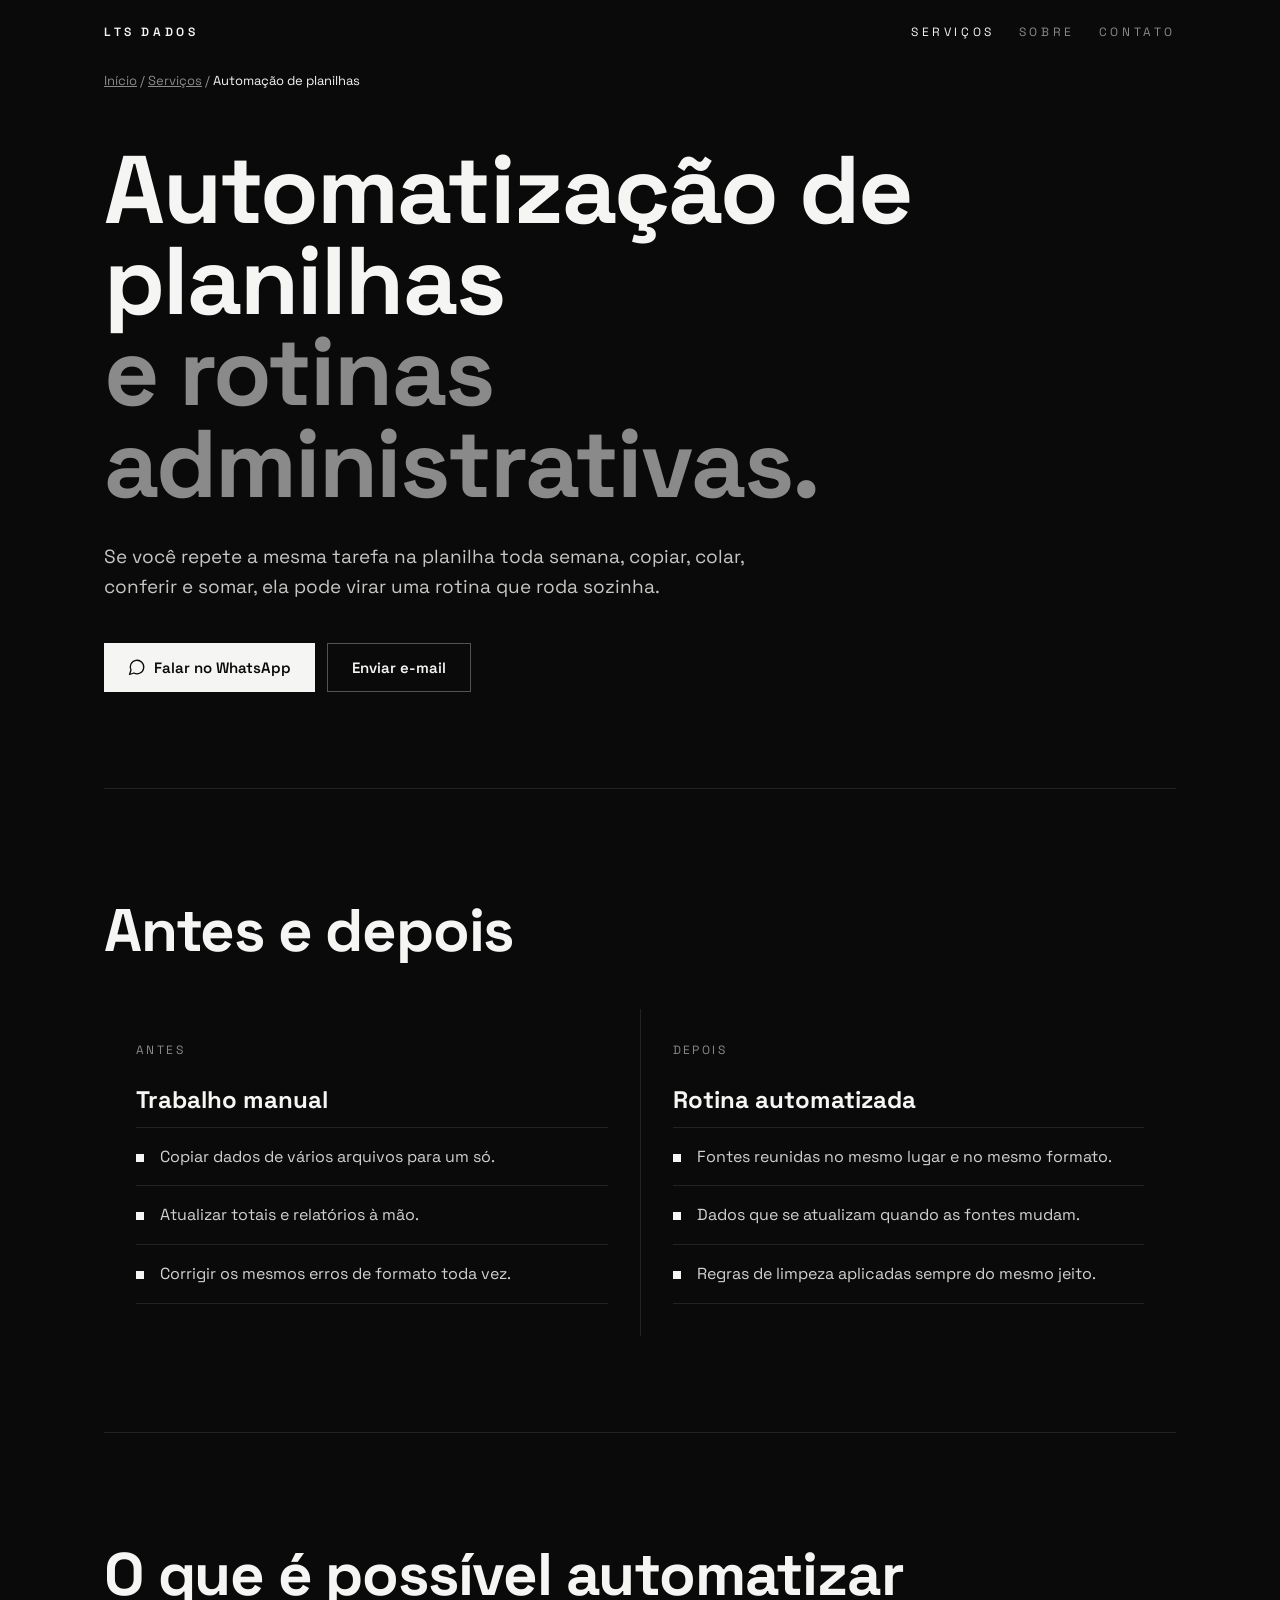
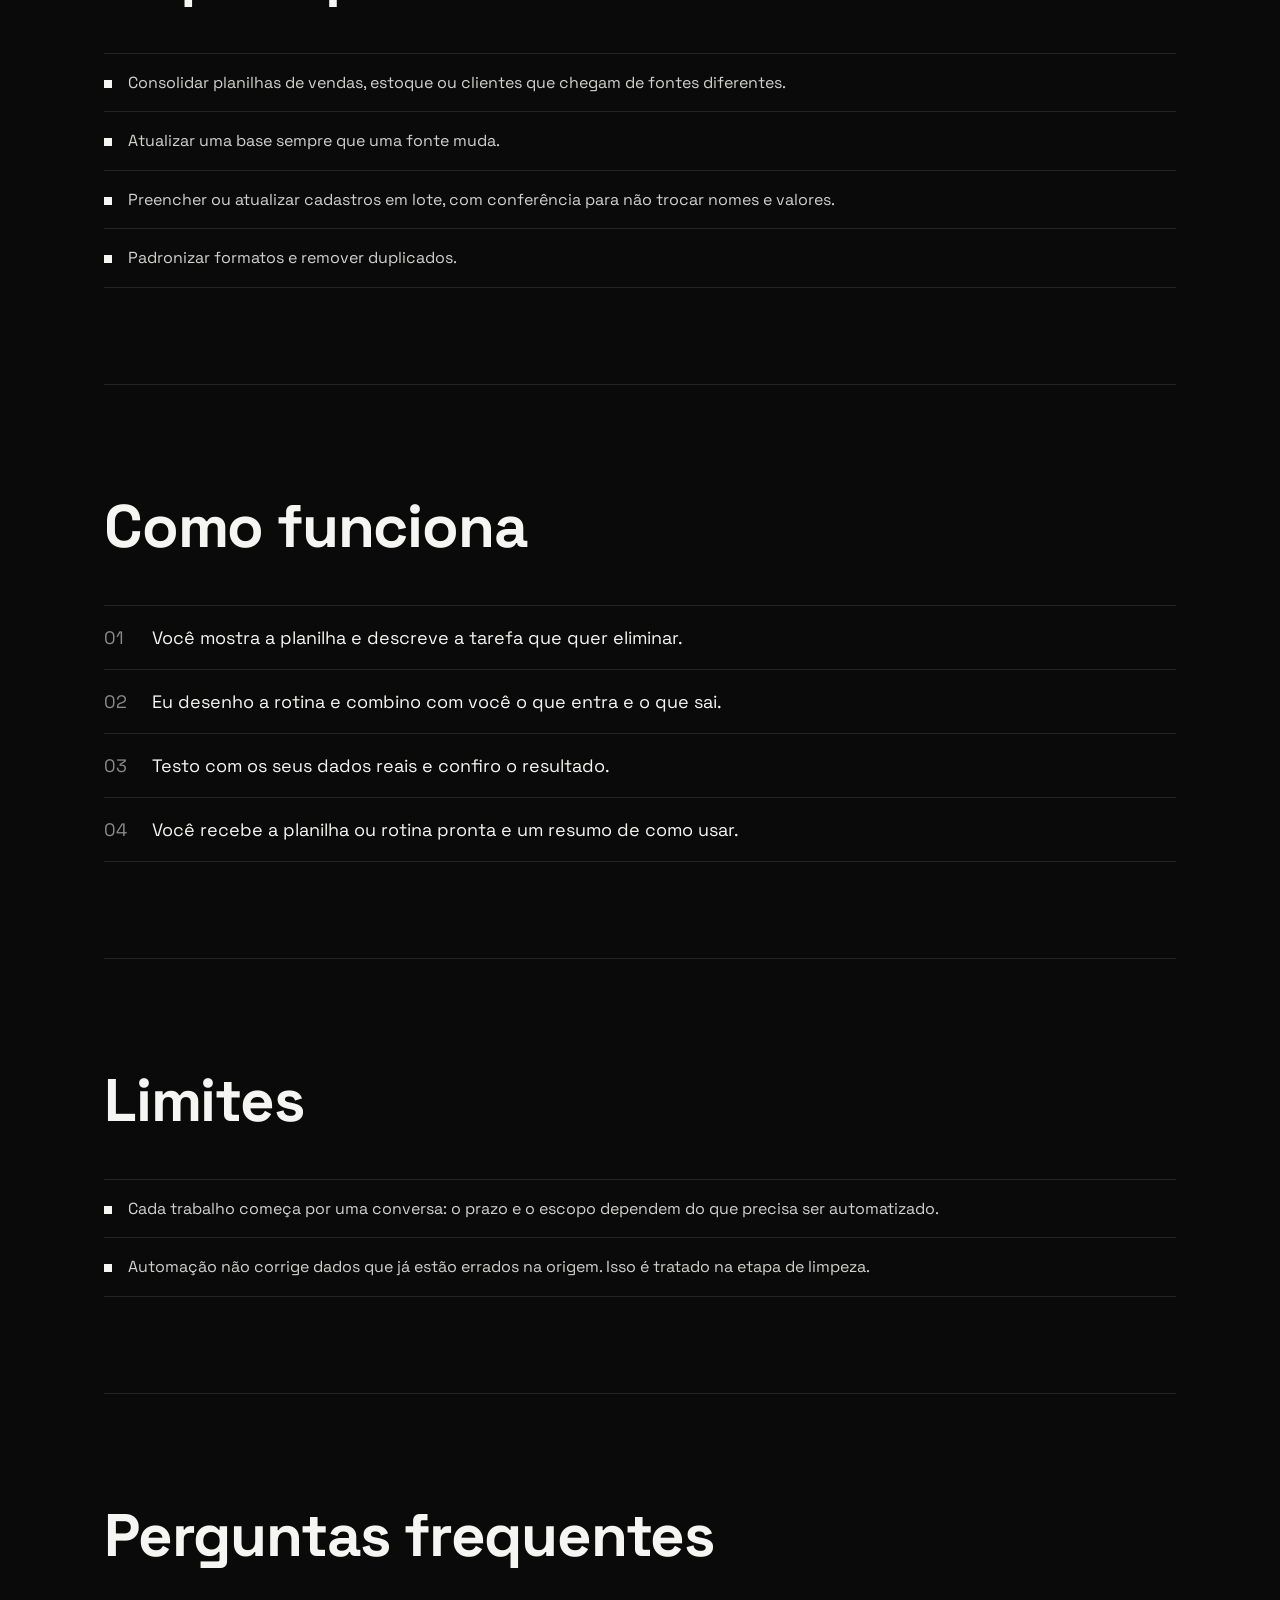
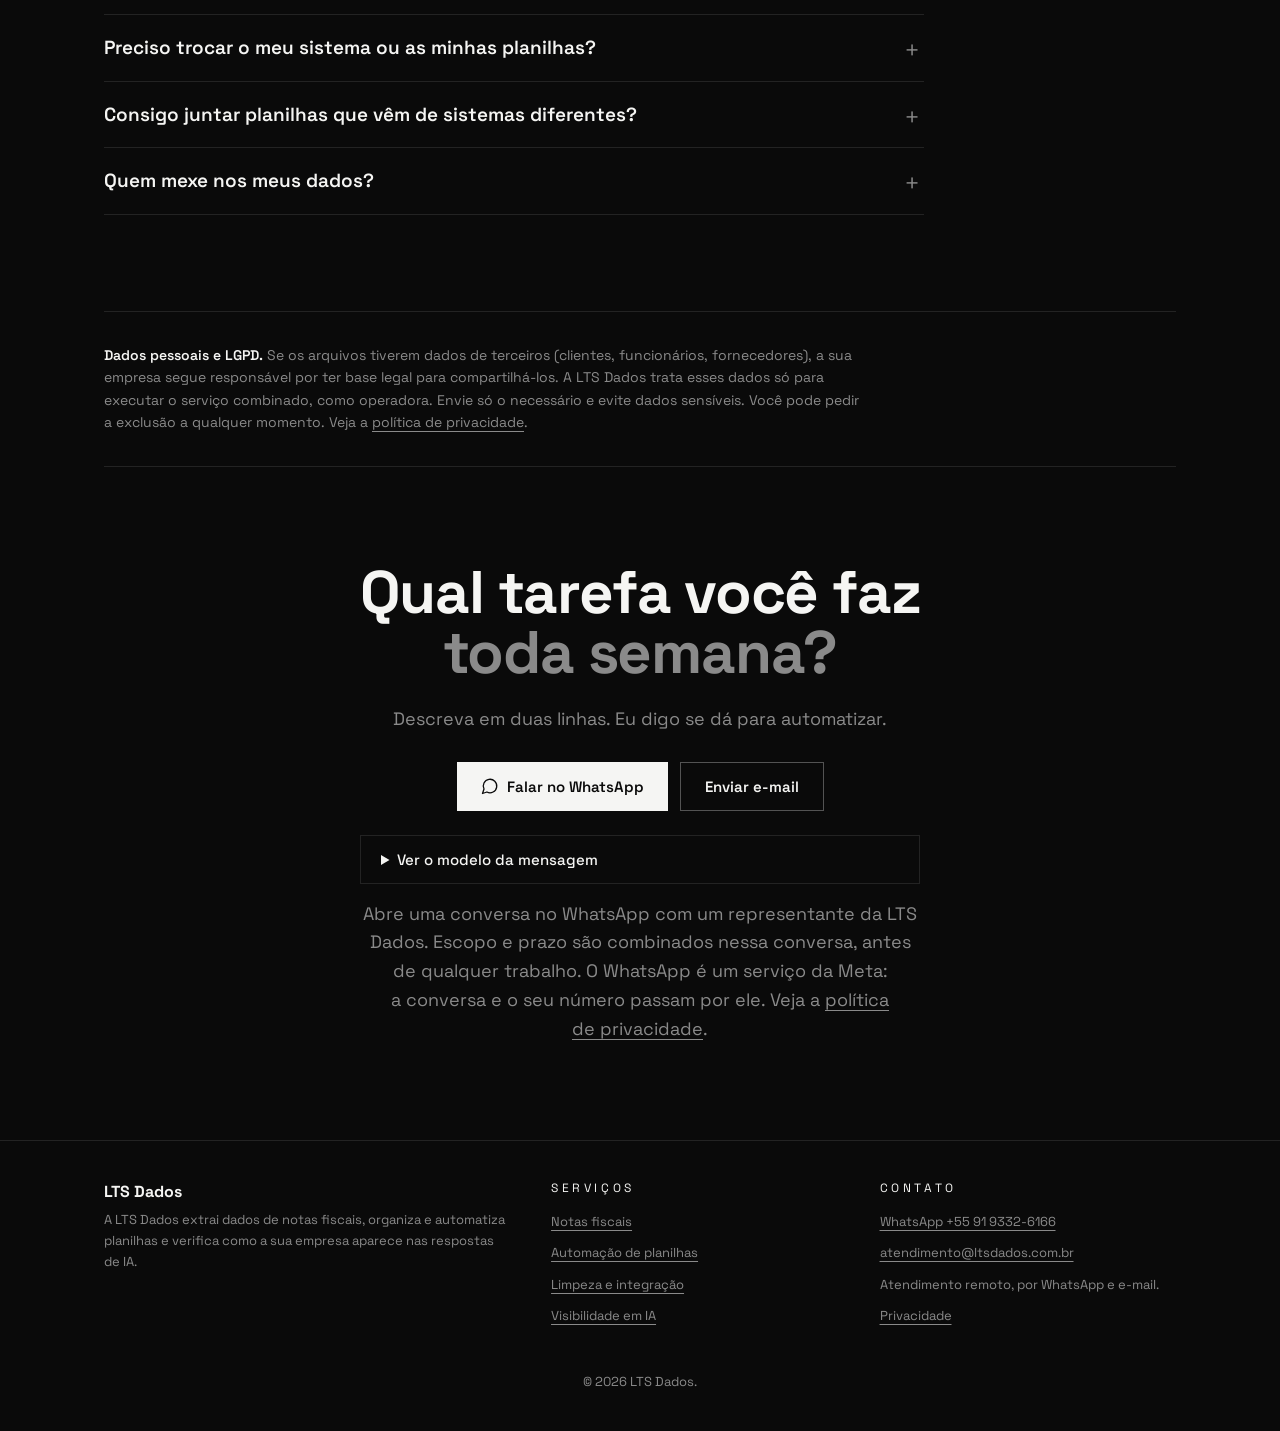
<file: servicos/automacao-de-planilhas/index.html>
<!doctype html>
<html lang="pt-BR">
  <head>
    <meta charset="UTF-8" />
    <meta name="viewport" content="width=device-width, initial-scale=1.0" />
    <title>Automação de Planilhas e Rotinas Administrativas | LTS Dados</title>
    <meta name="description" content="Automatização de planilhas: juntar fontes, atualizar dados e eliminar tarefas manuais repetitivas. Serviço da LTS Dados." />
    <link rel="canonical" href="https://ltsdados.com.br/servicos/automacao-de-planilhas/" />
    <meta name="theme-color" content="#0a0a0a" />
    <meta property="og:site_name" content="LTS Dados" />
    <meta property="og:locale" content="pt_BR" />
    <meta property="og:type" content="website" />
    <meta property="og:title" content="Automação de Planilhas e Rotinas Administrativas | LTS Dados" />
    <meta property="og:description" content="Automatização de planilhas: juntar fontes, atualizar dados e eliminar tarefas manuais repetitivas. Serviço da LTS Dados." />
    <meta property="og:url" content="https://ltsdados.com.br/servicos/automacao-de-planilhas/" />
    <meta property="og:image" content="https://ltsdados.com.br/og.png" />
    <meta property="og:image:type" content="image/png" />
    <meta property="og:image:width" content="1200" />
    <meta property="og:image:height" content="630" />
    <meta property="og:image:alt" content="LTS Dados: dados organizados, sem digitação manual." />
    <meta name="twitter:card" content="summary_large_image" />
    <link rel="icon" href="/favicon.svg" type="image/svg+xml" />
    <link rel="preload" href="/assets/fonts/space-grotesk-latin.woff2" as="font" type="font/woff2" crossorigin />
    <link rel="stylesheet" href="/assets/style.css" />
    <script type="application/ld+json">{"@context":"https://schema.org","@type":"Service","name":"Automação de planilhas","serviceType":"Automação de planilhas","description":"A LTS Dados automatiza rotinas com planilhas: junta fontes, atualiza dados e reduz o trabalho repetitivo.","url":"https://ltsdados.com.br/servicos/automacao-de-planilhas/","provider":{"@id":"https://ltsdados.com.br/#organization"}}</script>
    <script type="application/ld+json">{"@context":"https://schema.org","@type":"BreadcrumbList","itemListElement":[{"@type":"ListItem","position":1,"name":"Início","item":"https://ltsdados.com.br/"},{"@type":"ListItem","position":2,"name":"Serviços","item":"https://ltsdados.com.br/servicos/"},{"@type":"ListItem","position":3,"name":"Automação de planilhas","item":"https://ltsdados.com.br/servicos/automacao-de-planilhas/"}]}</script>
  </head>
  <body class="">
    <a class="skip" href="#conteudo">Pular para o conteúdo</a>
    <div class="wrap">
      <header class="top">
        <a class="brand" href="/">LTS Dados</a>
        <nav aria-label="Principal"><a href="/servicos/" aria-current="page">Serviços</a><a href="/sobre-a-lts/">Sobre</a><a href="/contato/">Contato</a></nav>
      </header>
    </div>
    <main id="conteudo">
      <div class="wrap">
        <nav class="crumbs" aria-label="Você está em"><a href="/">Início</a><span aria-hidden="true"> / </span><a href="/servicos/">Serviços</a><span aria-hidden="true"> / </span><span aria-current="page">Automação de planilhas</span></nav>

      <section class="hero">
        <h1>Automatização de planilhas<br /><span class="muted">e rotinas administrativas.</span></h1>
        <p class="lead">Se você repete a mesma tarefa na planilha toda semana, copiar, colar, conferir e somar, ela pode virar uma rotina que roda sozinha.</p>
        <div class="btns" id="hero-cta"><a class="btn btn-primary" href="https://wa.me/559193326166?text=Ol%C3%A1!%20Gostaria%20de%20automatizar%20uma%20rotina%20de%20planilhas%20da%20minha%20empresa.%0A%0ASeu%20nome%3A%20%0AEmpresa%3A%20%0ACNPJ%3A%20%0AEndere%C3%A7o%3A%20" target="_blank" rel="noopener noreferrer"><svg class="ico" viewBox="0 0 24 24" aria-hidden="true"><path d="M7.9 20A9 9 0 1 0 4 16.1L2 22Z"/></svg>Falar no WhatsApp</a><a class="btn btn-ghost" href="/contato/?servico=planilhas#email">Enviar e-mail</a></div>
      </section>

      <section>
        <h2>Antes e depois</h2>
        <div class="grid two">
          <div class="card"><p class="n">ANTES</p><h3>Trabalho manual</h3><ul class="plain"><li>Copiar dados de vários arquivos para um só.</li><li>Atualizar totais e relatórios à mão.</li><li>Corrigir os mesmos erros de formato toda vez.</li></ul></div>
          <div class="card"><p class="n">DEPOIS</p><h3>Rotina automatizada</h3><ul class="plain"><li>Fontes reunidas no mesmo lugar e no mesmo formato.</li><li>Dados que se atualizam quando as fontes mudam.</li><li>Regras de limpeza aplicadas sempre do mesmo jeito.</li></ul></div>
        </div>
      </section>

      <section>
        <h2>O que é possível automatizar</h2>
        <ul class="plain"><li>Consolidar planilhas de vendas, estoque ou clientes que chegam de fontes diferentes.</li><li>Atualizar uma base sempre que uma fonte muda.</li><li>Preencher ou atualizar cadastros em lote, com conferência para não trocar nomes e valores.</li><li>Padronizar formatos e remover duplicados.</li></ul>
      </section>

      <section>
        <h2>Como funciona</h2>
        <ol class="steps"><li><span>01</span><span>Você mostra a planilha e descreve a tarefa que quer eliminar.</span></li><li><span>02</span><span>Eu desenho a rotina e combino com você o que entra e o que sai.</span></li><li><span>03</span><span>Testo com os seus dados reais e confiro o resultado.</span></li><li><span>04</span><span>Você recebe a planilha ou rotina pronta e um resumo de como usar.</span></li></ol>
      </section>

      <section>
        <h2>Limites</h2>
        <ul class="plain"><li>Cada trabalho começa por uma conversa: o prazo e o escopo dependem do que precisa ser automatizado.</li><li>Automação não corrige dados que já estão errados na origem. Isso é tratado na etapa de limpeza.</li></ul>
      </section>

      <section>
        <h2>Perguntas frequentes</h2>
        <div class="faq"><details><summary>Preciso trocar o meu sistema ou as minhas planilhas?</summary><p>Não. A ideia é trabalhar com o que você já usa. Se a planilha atual tiver problemas de estrutura, eu aponto isso na conversa inicial.</p></details><details><summary>Consigo juntar planilhas que vêm de sistemas diferentes?</summary><p>Sim, é um dos usos mais comuns: reunir fontes diferentes em um único formato. Mostre os arquivos no WhatsApp para eu avaliar.</p></details><details><summary>Quem mexe nos meus dados?</summary><p>Só o responsável pela LTS Dados, e apenas para fazer o trabalho combinado. Veja a <a href="/privacidade/">política de privacidade</a>.</p></details></div>
      </section>

      <section class="lgpd">
        <p class="disclaimer"><strong>Dados pessoais e LGPD.</strong> Se os arquivos tiverem dados de terceiros (clientes, funcionários, fornecedores), a sua empresa segue responsável por ter base legal para compartilhá-los. A LTS Dados trata esses dados só para executar o serviço combinado, como operadora. Envie só o necessário e evite dados sensíveis. Você pode pedir a exclusão a qualquer momento. Veja a <a href="/privacidade/">política de privacidade</a>.</p>
      </section>

      <section id="fim" class="cta">
        <h2>Qual tarefa você faz<br /><span class="muted">toda semana?</span></h2>
        <p>Descreva em duas linhas. Eu digo se dá para automatizar.</p>
        <div class="btns"><a class="btn btn-primary" href="https://wa.me/559193326166?text=Ol%C3%A1!%20Gostaria%20de%20automatizar%20uma%20rotina%20de%20planilhas%20da%20minha%20empresa.%0A%0ASeu%20nome%3A%20%0AEmpresa%3A%20%0ACNPJ%3A%20%0AEndere%C3%A7o%3A%20" target="_blank" rel="noopener noreferrer"><svg class="ico" viewBox="0 0 24 24" aria-hidden="true"><path d="M7.9 20A9 9 0 1 0 4 16.1L2 22Z"/></svg>Falar no WhatsApp</a><a class="btn btn-ghost" href="/contato/?servico=planilhas#email">Enviar e-mail</a></div>
        <details class="tpl">
          <summary>Ver o modelo da mensagem</summary>
          <pre class="tpl-text" id="tpl-text">Olá! Gostaria de automatizar uma rotina de planilhas da minha empresa.

Seu nome: 
Empresa: 
CNPJ: 
Endereço: </pre>
          <div class="btns"><a class="btn btn-ghost" href="https://mail.google.com/mail/?view=cm&amp;fs=1&amp;to=atendimento%40ltsdados.com.br&amp;su=Contato%20pelo%20site%3A%20Automa%C3%A7%C3%A3o%20de%20planilhas&amp;body=Ol%C3%A1!%20Gostaria%20de%20automatizar%20uma%20rotina%20de%20planilhas%20da%20minha%20empresa.%0A%0ASeu%20nome%3A%20%0AEmpresa%3A%20%0ACNPJ%3A%20%0AEndere%C3%A7o%3A%20" target="_blank" rel="noopener noreferrer">Abrir no Gmail com o modelo</a><a class="btn btn-ghost" href="mailto:atendimento@ltsdados.com.br?subject=Contato%20pelo%20site%3A%20Automa%C3%A7%C3%A3o%20de%20planilhas&amp;body=Ol%C3%A1!%20Gostaria%20de%20automatizar%20uma%20rotina%20de%20planilhas%20da%20minha%20empresa.%0D%0A%0D%0ASeu%20nome%3A%20%0D%0AEmpresa%3A%20%0D%0ACNPJ%3A%20%0D%0AEndere%C3%A7o%3A%20">Abrir no app de e-mail</a><button class="btn btn-ghost" type="button" data-copy-from="#tpl-text">Copiar modelo</button></div>
          <p class="cta-note" id="copy-status" role="status" aria-live="polite">Preencha o que souber e envie por WhatsApp ou e-mail. Não mande documentos nem dados sensíveis agora: combinamos o envio depois.</p>
        </details>
        <p class="cta-note">Abre uma conversa no WhatsApp com um representante da LTS Dados. Escopo e prazo são combinados nessa conversa, antes de qualquer trabalho. O WhatsApp é um serviço da Meta: a conversa e o seu número passam por ele. Veja a <a href="/privacidade/">política de privacidade</a>.</p>
      </section>
      </div>
    </main>
    <div class="dock" hidden><a class="btn btn-primary" href="https://wa.me/559193326166?text=Ol%C3%A1!%20Vim%20pelo%20site%20da%20LTS%20Dados%20e%20quero%20conversar%20sobre%20os%20servi%C3%A7os." target="_blank" rel="noopener noreferrer"><svg class="ico" viewBox="0 0 24 24" aria-hidden="true"><path d="M7.9 20A9 9 0 1 0 4 16.1L2 22Z"/></svg>Falar no WhatsApp</a></div>
    <footer>
      <div class="wrap foot-grid">
        <div>
          <p class="foot-brand">LTS Dados</p>
          <p>A LTS Dados extrai dados de notas fiscais, organiza e automatiza planilhas e verifica como a sua empresa aparece nas respostas de IA.</p>
        </div>
        <div>
          <p class="foot-h">Serviços</p>
          <ul>
            <li><a href="/servicos/extracao-de-dados-notas-fiscais/">Notas fiscais</a></li>
            <li><a href="/servicos/automacao-de-planilhas/">Automação de planilhas</a></li>
            <li><a href="/servicos/limpeza-e-integracao-de-dados/">Limpeza e integração</a></li>
            <li><a href="/servicos/visibilidade-em-ia/">Visibilidade em IA</a></li>
          </ul>
        </div>
        <div>
          <p class="foot-h">Contato</p>
          <ul>
            <li><a href="https://wa.me/559193326166?text=Ol%C3%A1!%20Vim%20pelo%20site%20da%20LTS%20Dados." target="_blank" rel="noopener noreferrer">WhatsApp +55 91 9332-6166</a></li>
            <li><a href="mailto:atendimento@ltsdados.com.br">atendimento@ltsdados.com.br</a></li>
            <li>Atendimento remoto, por WhatsApp e e-mail.</li>
            <li><a href="/privacidade/">Privacidade</a></li>
          </ul>
        </div>
      </div>
      <div class="wrap"><p class="legal">© 2026 LTS Dados.</p></div>
    </footer>
    <script src="/assets/js/dock.js" defer></script>
    <script src="/assets/js/copy.js" defer></script>
  </body>
</html>
</file>
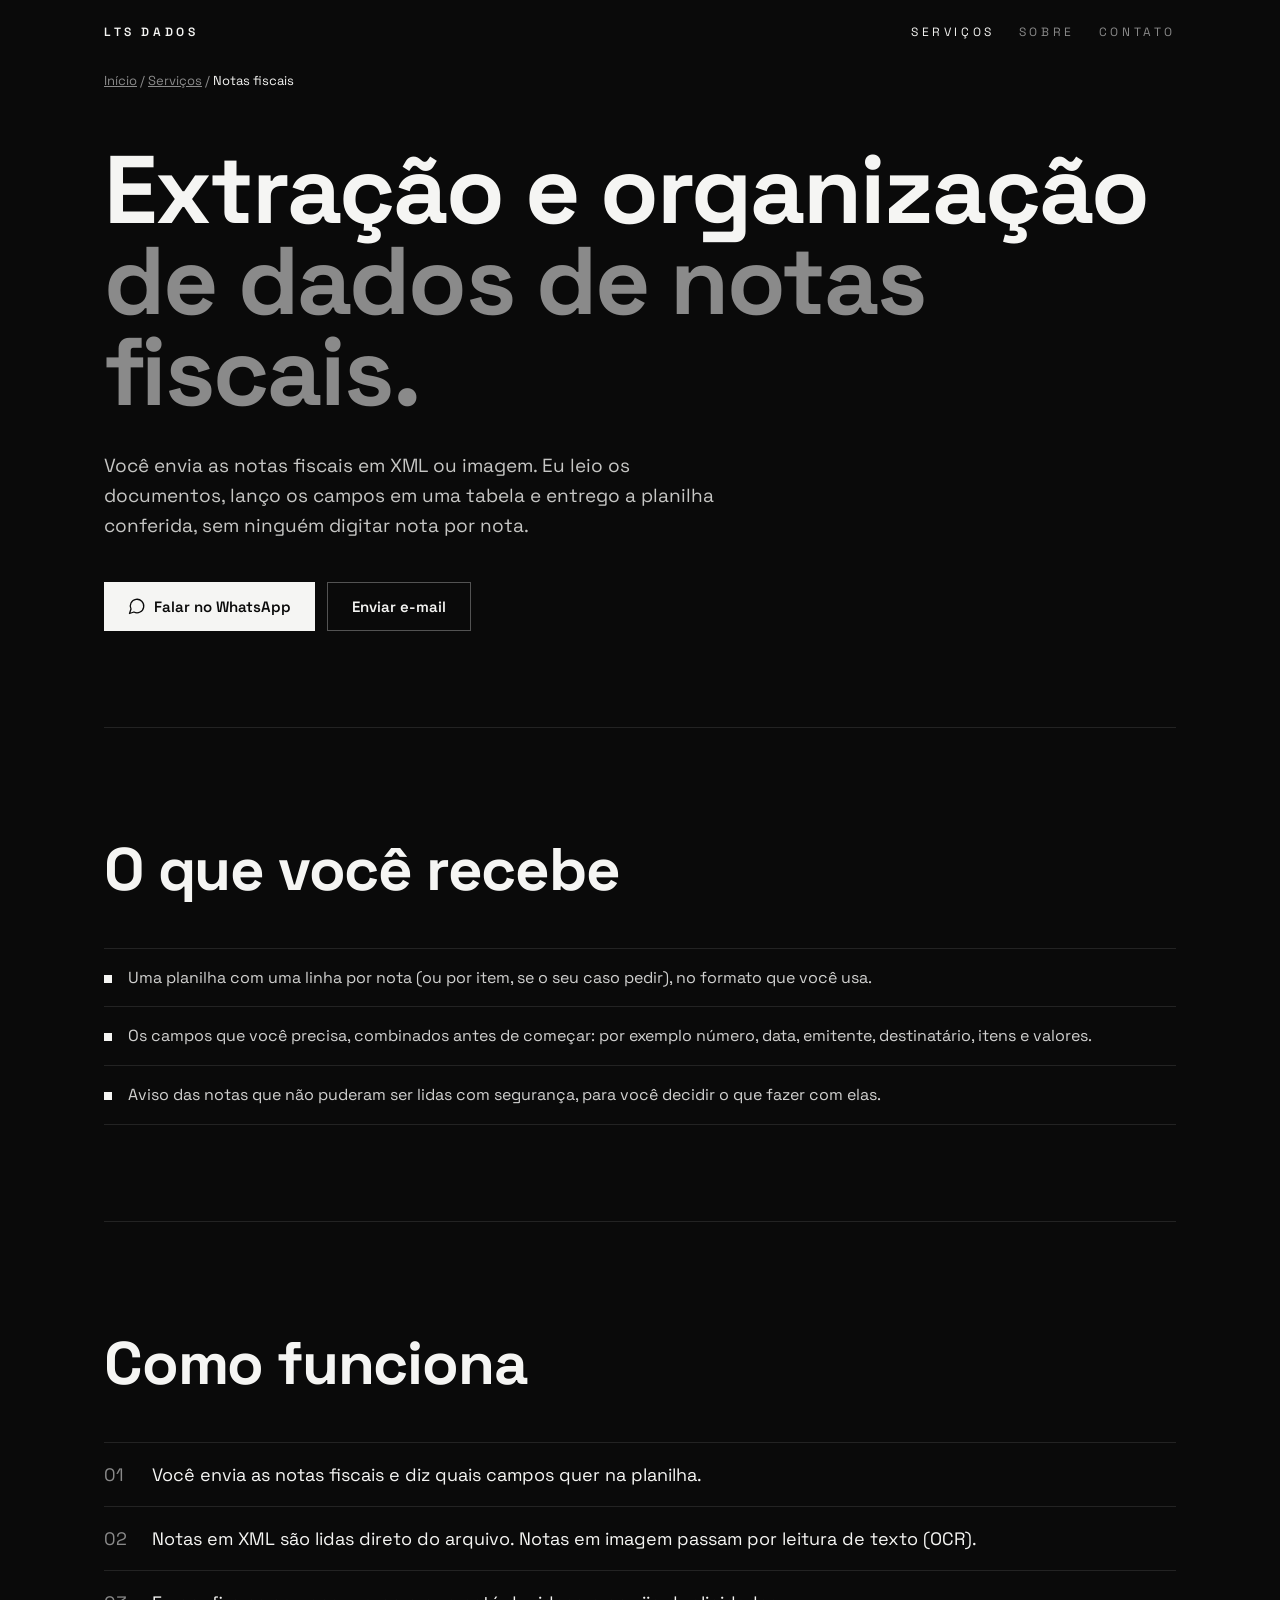
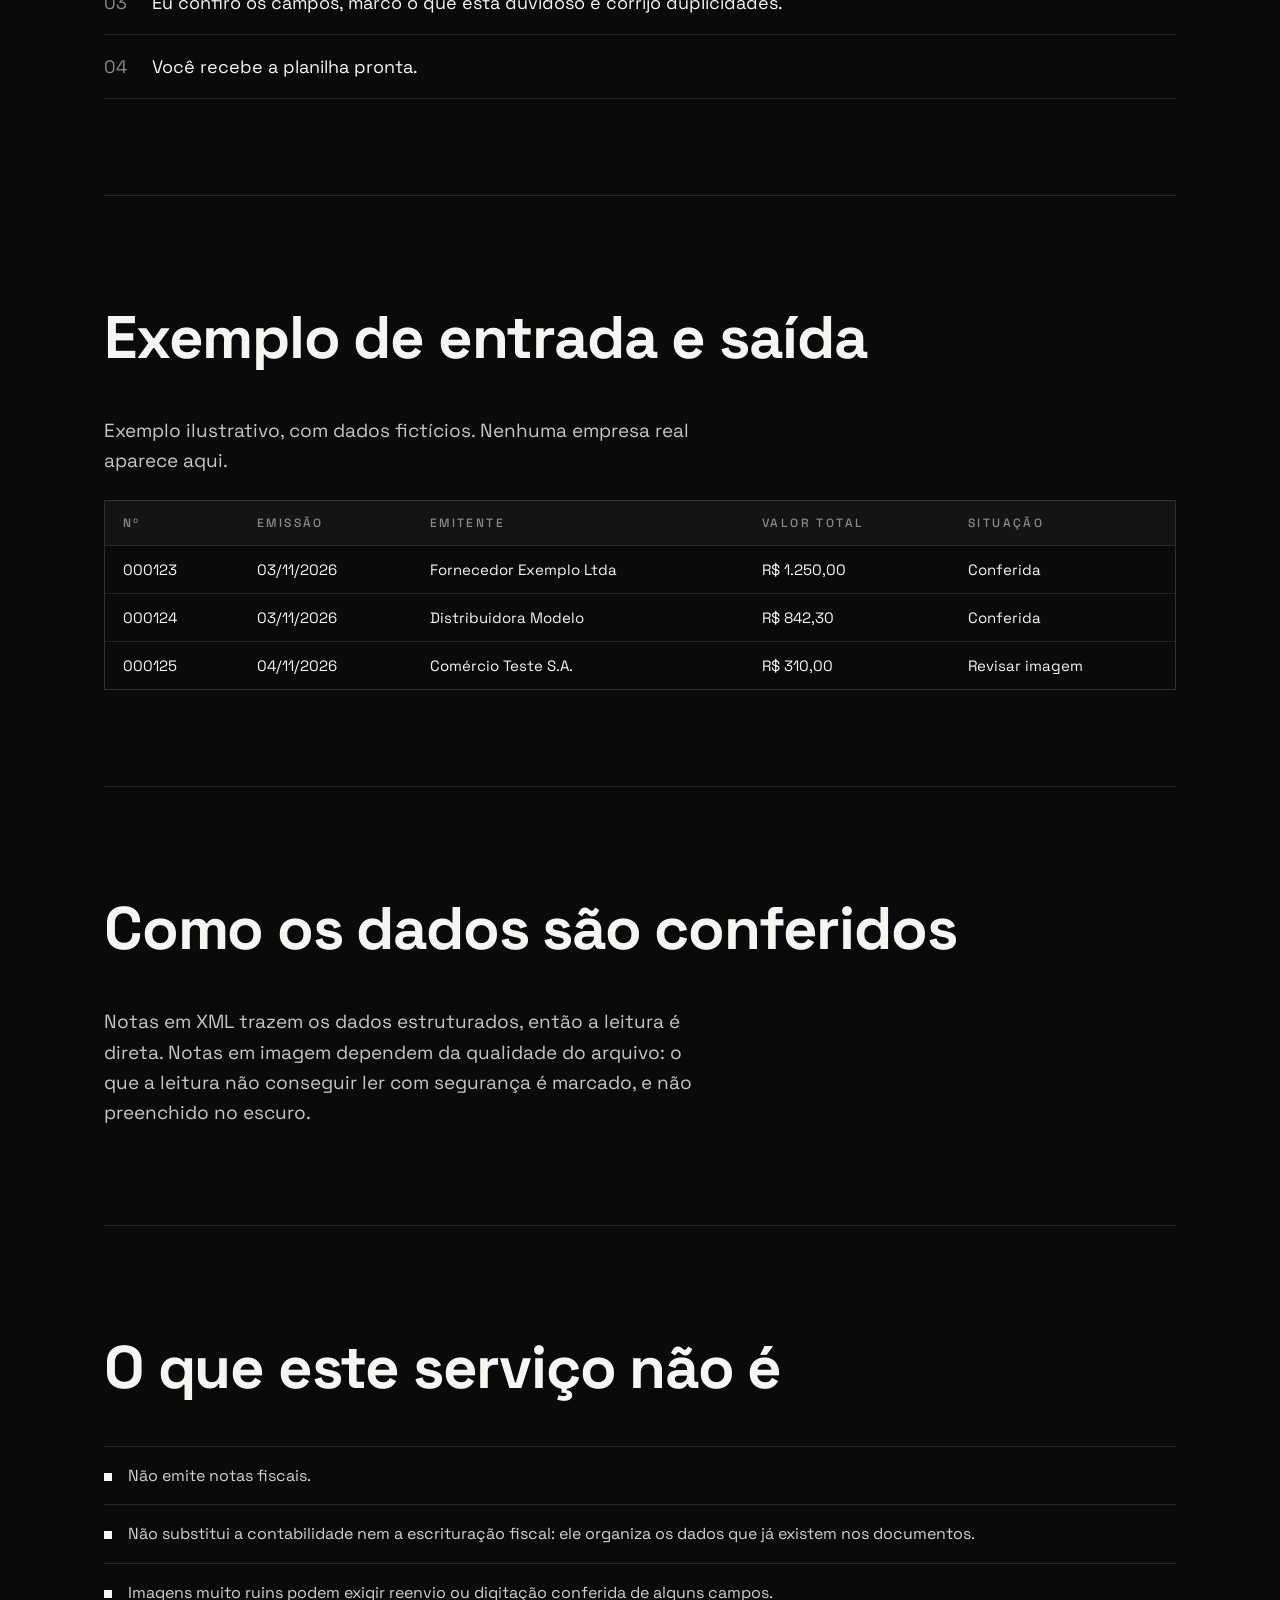
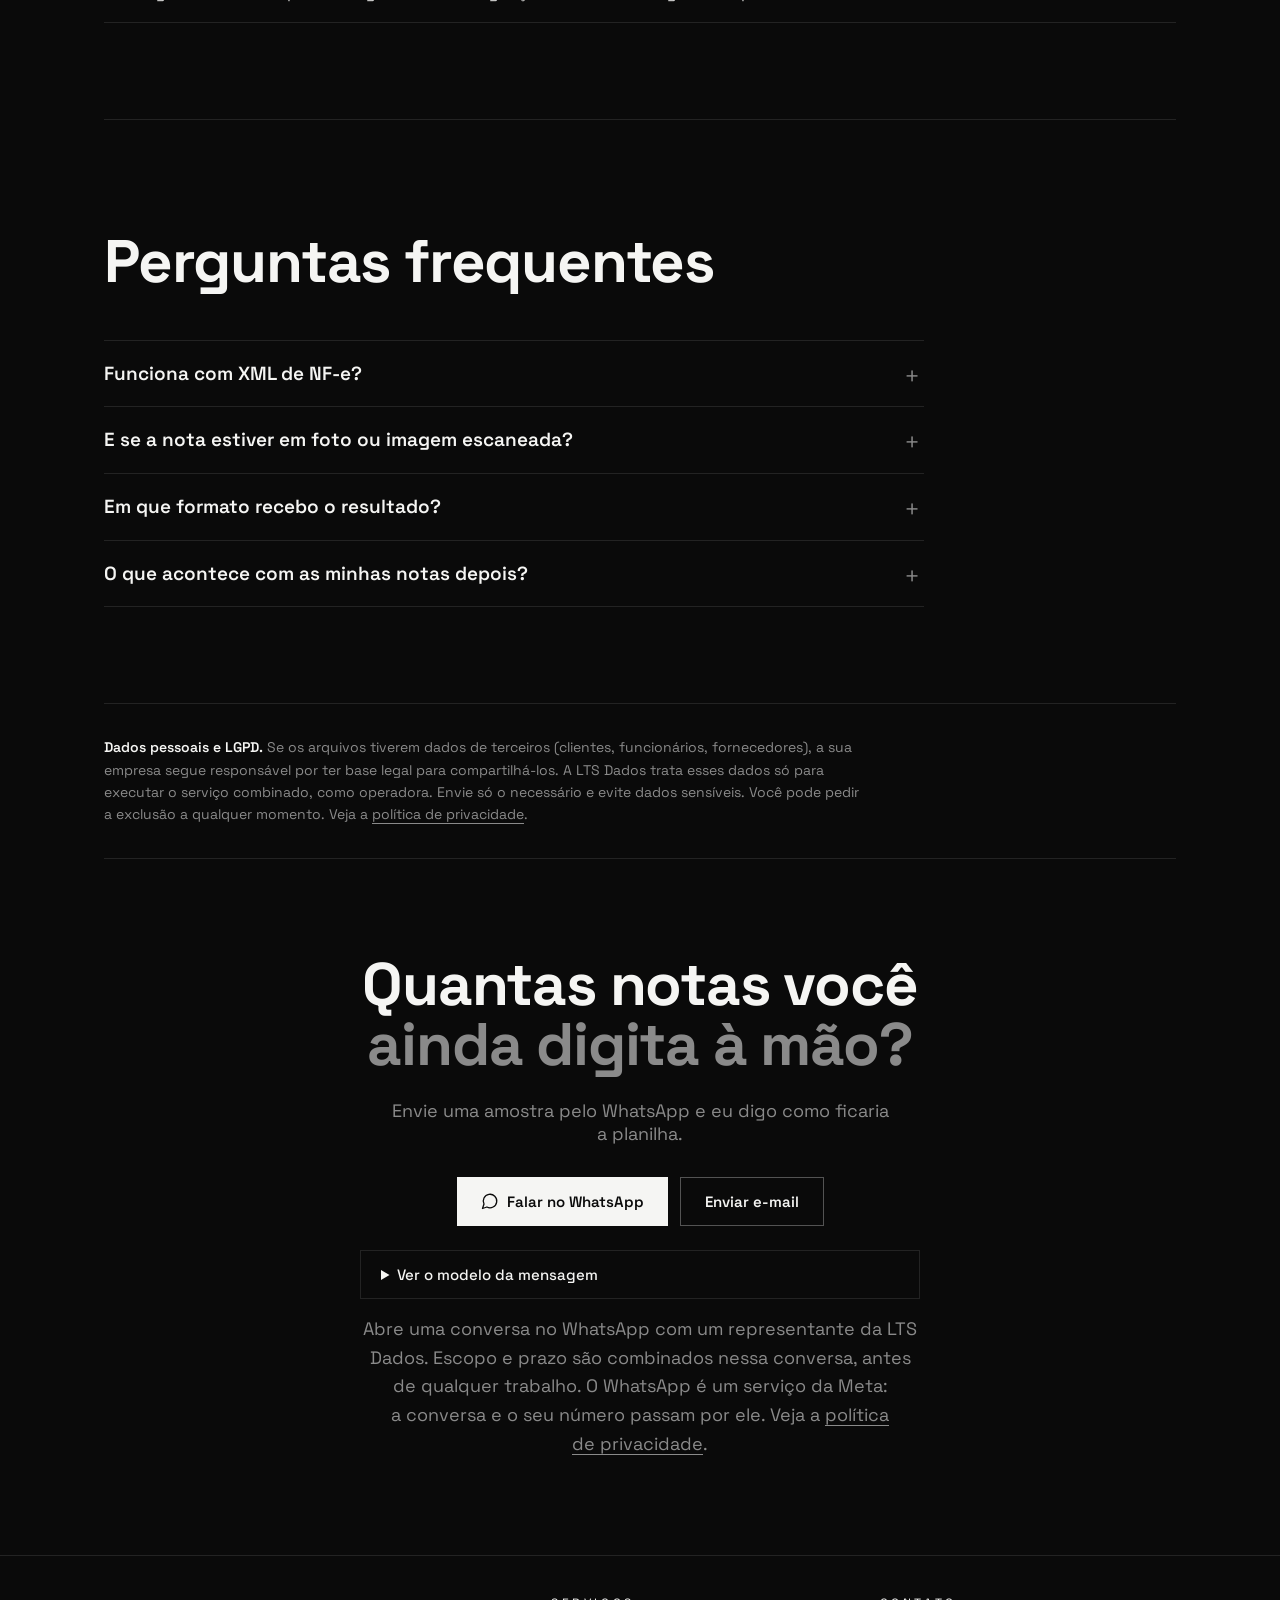
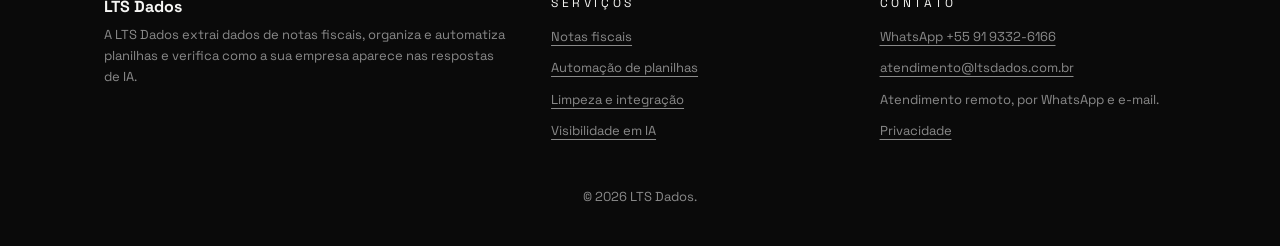
<file: servicos/extracao-de-dados-notas-fiscais/index.html>
<!doctype html>
<html lang="pt-BR">
  <head>
    <meta charset="UTF-8" />
    <meta name="viewport" content="width=device-width, initial-scale=1.0" />
    <title>Extração de Dados de Notas Fiscais XML e Imagem | LTS Dados</title>
    <meta name="description" content="Leitura de notas fiscais em XML ou imagem com os campos organizados em planilha e conferidos antes da entrega. Serviço da LTS Dados." />
    <link rel="canonical" href="https://ltsdados.com.br/servicos/extracao-de-dados-notas-fiscais/" />
    <meta name="theme-color" content="#0a0a0a" />
    <meta property="og:site_name" content="LTS Dados" />
    <meta property="og:locale" content="pt_BR" />
    <meta property="og:type" content="website" />
    <meta property="og:title" content="Extração de Dados de Notas Fiscais XML e Imagem | LTS Dados" />
    <meta property="og:description" content="Leitura de notas fiscais em XML ou imagem com os campos organizados em planilha e conferidos antes da entrega. Serviço da LTS Dados." />
    <meta property="og:url" content="https://ltsdados.com.br/servicos/extracao-de-dados-notas-fiscais/" />
    <meta property="og:image" content="https://ltsdados.com.br/og.png" />
    <meta property="og:image:type" content="image/png" />
    <meta property="og:image:width" content="1200" />
    <meta property="og:image:height" content="630" />
    <meta property="og:image:alt" content="LTS Dados: dados organizados, sem digitação manual." />
    <meta name="twitter:card" content="summary_large_image" />
    <link rel="icon" href="/favicon.svg" type="image/svg+xml" />
    <link rel="preload" href="/assets/fonts/space-grotesk-latin.woff2" as="font" type="font/woff2" crossorigin />
    <link rel="stylesheet" href="/assets/style.css" />
    <script type="application/ld+json">{"@context":"https://schema.org","@type":"Service","name":"Extração de dados de notas fiscais","serviceType":"Extração de dados de notas fiscais","description":"A LTS Dados lê notas fiscais em XML ou imagem e organiza os campos em uma planilha, com conferência antes da entrega.","url":"https://ltsdados.com.br/servicos/extracao-de-dados-notas-fiscais/","provider":{"@id":"https://ltsdados.com.br/#organization"}}</script>
    <script type="application/ld+json">{"@context":"https://schema.org","@type":"BreadcrumbList","itemListElement":[{"@type":"ListItem","position":1,"name":"Início","item":"https://ltsdados.com.br/"},{"@type":"ListItem","position":2,"name":"Serviços","item":"https://ltsdados.com.br/servicos/"},{"@type":"ListItem","position":3,"name":"Notas fiscais","item":"https://ltsdados.com.br/servicos/extracao-de-dados-notas-fiscais/"}]}</script>
  </head>
  <body class="">
    <a class="skip" href="#conteudo">Pular para o conteúdo</a>
    <div class="wrap">
      <header class="top">
        <a class="brand" href="/">LTS Dados</a>
        <nav aria-label="Principal"><a href="/servicos/" aria-current="page">Serviços</a><a href="/sobre-a-lts/">Sobre</a><a href="/contato/">Contato</a></nav>
      </header>
    </div>
    <main id="conteudo">
      <div class="wrap">
        <nav class="crumbs" aria-label="Você está em"><a href="/">Início</a><span aria-hidden="true"> / </span><a href="/servicos/">Serviços</a><span aria-hidden="true"> / </span><span aria-current="page">Notas fiscais</span></nav>

      <section class="hero">
        <h1>Extração e organização<br /><span class="muted">de dados de notas fiscais.</span></h1>
        <p class="lead">Você envia as notas fiscais em XML ou imagem. Eu leio os documentos, lanço os campos em uma tabela e entrego a planilha conferida, sem ninguém digitar nota por nota.</p>
        <div class="btns" id="hero-cta"><a class="btn btn-primary" href="https://wa.me/559193326166?text=Ol%C3%A1!%20Gostaria%20de%20organizar%20os%20dados%20das%20notas%20fiscais%20da%20minha%20empresa.%0A%0ASeu%20nome%3A%20%0AEmpresa%3A%20%0ACNPJ%3A%20%0AEndere%C3%A7o%3A%20" target="_blank" rel="noopener noreferrer"><svg class="ico" viewBox="0 0 24 24" aria-hidden="true"><path d="M7.9 20A9 9 0 1 0 4 16.1L2 22Z"/></svg>Falar no WhatsApp</a><a class="btn btn-ghost" href="/contato/?servico=notas#email">Enviar e-mail</a></div>
      </section>

      <section>
        <h2>O que você recebe</h2>
        <ul class="plain"><li>Uma planilha com uma linha por nota (ou por item, se o seu caso pedir), no formato que você usa.</li><li>Os campos que você precisa, combinados antes de começar: por exemplo número, data, emitente, destinatário, itens e valores.</li><li>Aviso das notas que não puderam ser lidas com segurança, para você decidir o que fazer com elas.</li></ul>
      </section>

      <section>
        <h2>Como funciona</h2>
        <ol class="steps"><li><span>01</span><span>Você envia as notas fiscais e diz quais campos quer na planilha.</span></li><li><span>02</span><span>Notas em XML são lidas direto do arquivo. Notas em imagem passam por leitura de texto (OCR).</span></li><li><span>03</span><span>Eu confiro os campos, marco o que está duvidoso e corrijo duplicidades.</span></li><li><span>04</span><span>Você recebe a planilha pronta.</span></li></ol>
      </section>

      <section>
        <h2>Exemplo de entrada e saída</h2>
        <p class="lead" style="margin-top:0">Exemplo ilustrativo, com dados fictícios. Nenhuma empresa real aparece aqui.</p>
        <div class="tablewrap">
          <table class="demo">
            <caption class="sr-only">Exemplo fictício de notas fiscais organizadas em planilha</caption>
            <thead><tr><th scope="col">Nº</th><th scope="col">Emissão</th><th scope="col">Emitente</th><th scope="col">Valor total</th><th scope="col">Situação</th></tr></thead>
            <tbody>
              <tr><td>000123</td><td>03/11/2026</td><td>Fornecedor Exemplo Ltda</td><td>R$ 1.250,00</td><td>Conferida</td></tr>
              <tr><td>000124</td><td>03/11/2026</td><td>Distribuidora Modelo</td><td>R$ 842,30</td><td>Conferida</td></tr>
              <tr><td>000125</td><td>04/11/2026</td><td>Comércio Teste S.A.</td><td>R$ 310,00</td><td>Revisar imagem</td></tr>
            </tbody>
          </table>
        </div>
      </section>

      <section>
        <h2>Como os dados são conferidos</h2>
        <p class="lead" style="margin-top:0">Notas em XML trazem os dados estruturados, então a leitura é direta. Notas em imagem dependem da qualidade do arquivo: o que a leitura não conseguir ler com segurança é marcado, e não preenchido no escuro.</p>
      </section>

      <section>
        <h2>O que este serviço não é</h2>
        <ul class="plain"><li>Não emite notas fiscais.</li><li>Não substitui a contabilidade nem a escrituração fiscal: ele organiza os dados que já existem nos documentos.</li><li>Imagens muito ruins podem exigir reenvio ou digitação conferida de alguns campos.</li></ul>
      </section>

      <section>
        <h2>Perguntas frequentes</h2>
        <div class="faq"><details><summary>Funciona com XML de NF-e?</summary><p>Sim. A LTS Dados nasceu de uma ferramenta própria que lê XMLs de notas fiscais e os exibe em tabela. Se você tiver um modelo de documento diferente, descreva no WhatsApp.</p></details><details><summary>E se a nota estiver em foto ou imagem escaneada?</summary><p>A leitura é feita por OCR e depois conferida. Fotos nítidas funcionam melhor; o que não ficar legível é sinalizado.</p></details><details><summary>Em que formato recebo o resultado?</summary><p>Em planilha, no formato que você já usa. Combinamos isso antes de começar.</p></details><details><summary>O que acontece com as minhas notas depois?</summary><p>Os arquivos servem só para executar o trabalho e você pode pedir a exclusão. Veja a <a href="/privacidade/">política de privacidade</a>.</p></details></div>
      </section>

      <section class="lgpd">
        <p class="disclaimer"><strong>Dados pessoais e LGPD.</strong> Se os arquivos tiverem dados de terceiros (clientes, funcionários, fornecedores), a sua empresa segue responsável por ter base legal para compartilhá-los. A LTS Dados trata esses dados só para executar o serviço combinado, como operadora. Envie só o necessário e evite dados sensíveis. Você pode pedir a exclusão a qualquer momento. Veja a <a href="/privacidade/">política de privacidade</a>.</p>
      </section>

      <section id="fim" class="cta">
        <h2>Quantas notas você<br /><span class="muted">ainda digita à mão?</span></h2>
        <p>Envie uma amostra pelo WhatsApp e eu digo como ficaria a planilha.</p>
        <div class="btns"><a class="btn btn-primary" href="https://wa.me/559193326166?text=Ol%C3%A1!%20Gostaria%20de%20organizar%20os%20dados%20das%20notas%20fiscais%20da%20minha%20empresa.%0A%0ASeu%20nome%3A%20%0AEmpresa%3A%20%0ACNPJ%3A%20%0AEndere%C3%A7o%3A%20" target="_blank" rel="noopener noreferrer"><svg class="ico" viewBox="0 0 24 24" aria-hidden="true"><path d="M7.9 20A9 9 0 1 0 4 16.1L2 22Z"/></svg>Falar no WhatsApp</a><a class="btn btn-ghost" href="/contato/?servico=notas#email">Enviar e-mail</a></div>
        <details class="tpl">
          <summary>Ver o modelo da mensagem</summary>
          <pre class="tpl-text" id="tpl-text">Olá! Gostaria de organizar os dados das notas fiscais da minha empresa.

Seu nome: 
Empresa: 
CNPJ: 
Endereço: </pre>
          <div class="btns"><a class="btn btn-ghost" href="https://mail.google.com/mail/?view=cm&amp;fs=1&amp;to=atendimento%40ltsdados.com.br&amp;su=Contato%20pelo%20site%3A%20Extra%C3%A7%C3%A3o%20de%20dados%20de%20notas%20fiscais&amp;body=Ol%C3%A1!%20Gostaria%20de%20organizar%20os%20dados%20das%20notas%20fiscais%20da%20minha%20empresa.%0A%0ASeu%20nome%3A%20%0AEmpresa%3A%20%0ACNPJ%3A%20%0AEndere%C3%A7o%3A%20" target="_blank" rel="noopener noreferrer">Abrir no Gmail com o modelo</a><a class="btn btn-ghost" href="mailto:atendimento@ltsdados.com.br?subject=Contato%20pelo%20site%3A%20Extra%C3%A7%C3%A3o%20de%20dados%20de%20notas%20fiscais&amp;body=Ol%C3%A1!%20Gostaria%20de%20organizar%20os%20dados%20das%20notas%20fiscais%20da%20minha%20empresa.%0D%0A%0D%0ASeu%20nome%3A%20%0D%0AEmpresa%3A%20%0D%0ACNPJ%3A%20%0D%0AEndere%C3%A7o%3A%20">Abrir no app de e-mail</a><button class="btn btn-ghost" type="button" data-copy-from="#tpl-text">Copiar modelo</button></div>
          <p class="cta-note" id="copy-status" role="status" aria-live="polite">Preencha o que souber e envie por WhatsApp ou e-mail. Não mande documentos nem dados sensíveis agora: combinamos o envio depois.</p>
        </details>
        <p class="cta-note">Abre uma conversa no WhatsApp com um representante da LTS Dados. Escopo e prazo são combinados nessa conversa, antes de qualquer trabalho. O WhatsApp é um serviço da Meta: a conversa e o seu número passam por ele. Veja a <a href="/privacidade/">política de privacidade</a>.</p>
      </section>
      </div>
    </main>
    <div class="dock" hidden><a class="btn btn-primary" href="https://wa.me/559193326166?text=Ol%C3%A1!%20Vim%20pelo%20site%20da%20LTS%20Dados%20e%20quero%20conversar%20sobre%20os%20servi%C3%A7os." target="_blank" rel="noopener noreferrer"><svg class="ico" viewBox="0 0 24 24" aria-hidden="true"><path d="M7.9 20A9 9 0 1 0 4 16.1L2 22Z"/></svg>Falar no WhatsApp</a></div>
    <footer>
      <div class="wrap foot-grid">
        <div>
          <p class="foot-brand">LTS Dados</p>
          <p>A LTS Dados extrai dados de notas fiscais, organiza e automatiza planilhas e verifica como a sua empresa aparece nas respostas de IA.</p>
        </div>
        <div>
          <p class="foot-h">Serviços</p>
          <ul>
            <li><a href="/servicos/extracao-de-dados-notas-fiscais/">Notas fiscais</a></li>
            <li><a href="/servicos/automacao-de-planilhas/">Automação de planilhas</a></li>
            <li><a href="/servicos/limpeza-e-integracao-de-dados/">Limpeza e integração</a></li>
            <li><a href="/servicos/visibilidade-em-ia/">Visibilidade em IA</a></li>
          </ul>
        </div>
        <div>
          <p class="foot-h">Contato</p>
          <ul>
            <li><a href="https://wa.me/559193326166?text=Ol%C3%A1!%20Vim%20pelo%20site%20da%20LTS%20Dados." target="_blank" rel="noopener noreferrer">WhatsApp +55 91 9332-6166</a></li>
            <li><a href="mailto:atendimento@ltsdados.com.br">atendimento@ltsdados.com.br</a></li>
            <li>Atendimento remoto, por WhatsApp e e-mail.</li>
            <li><a href="/privacidade/">Privacidade</a></li>
          </ul>
        </div>
      </div>
      <div class="wrap"><p class="legal">© 2026 LTS Dados.</p></div>
    </footer>
    <script src="/assets/js/dock.js" defer></script>
    <script src="/assets/js/copy.js" defer></script>
  </body>
</html>
</file>
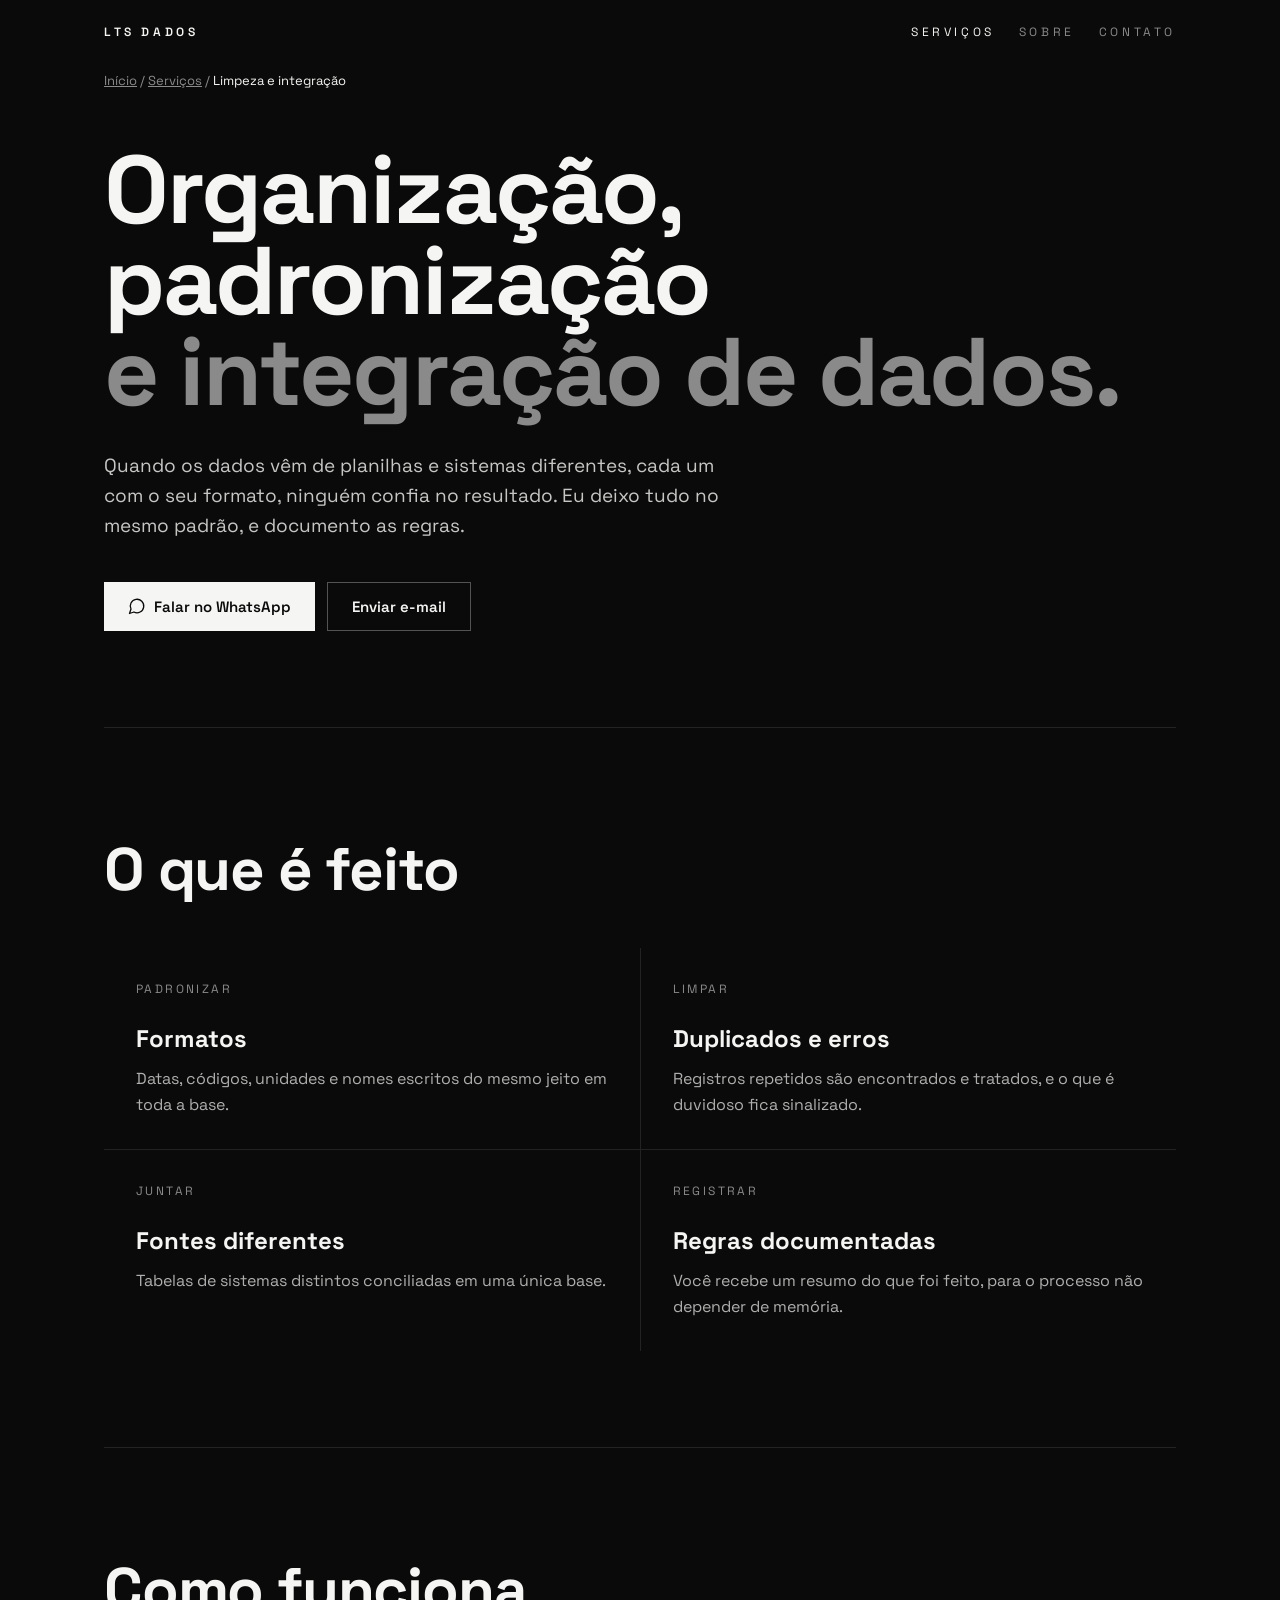
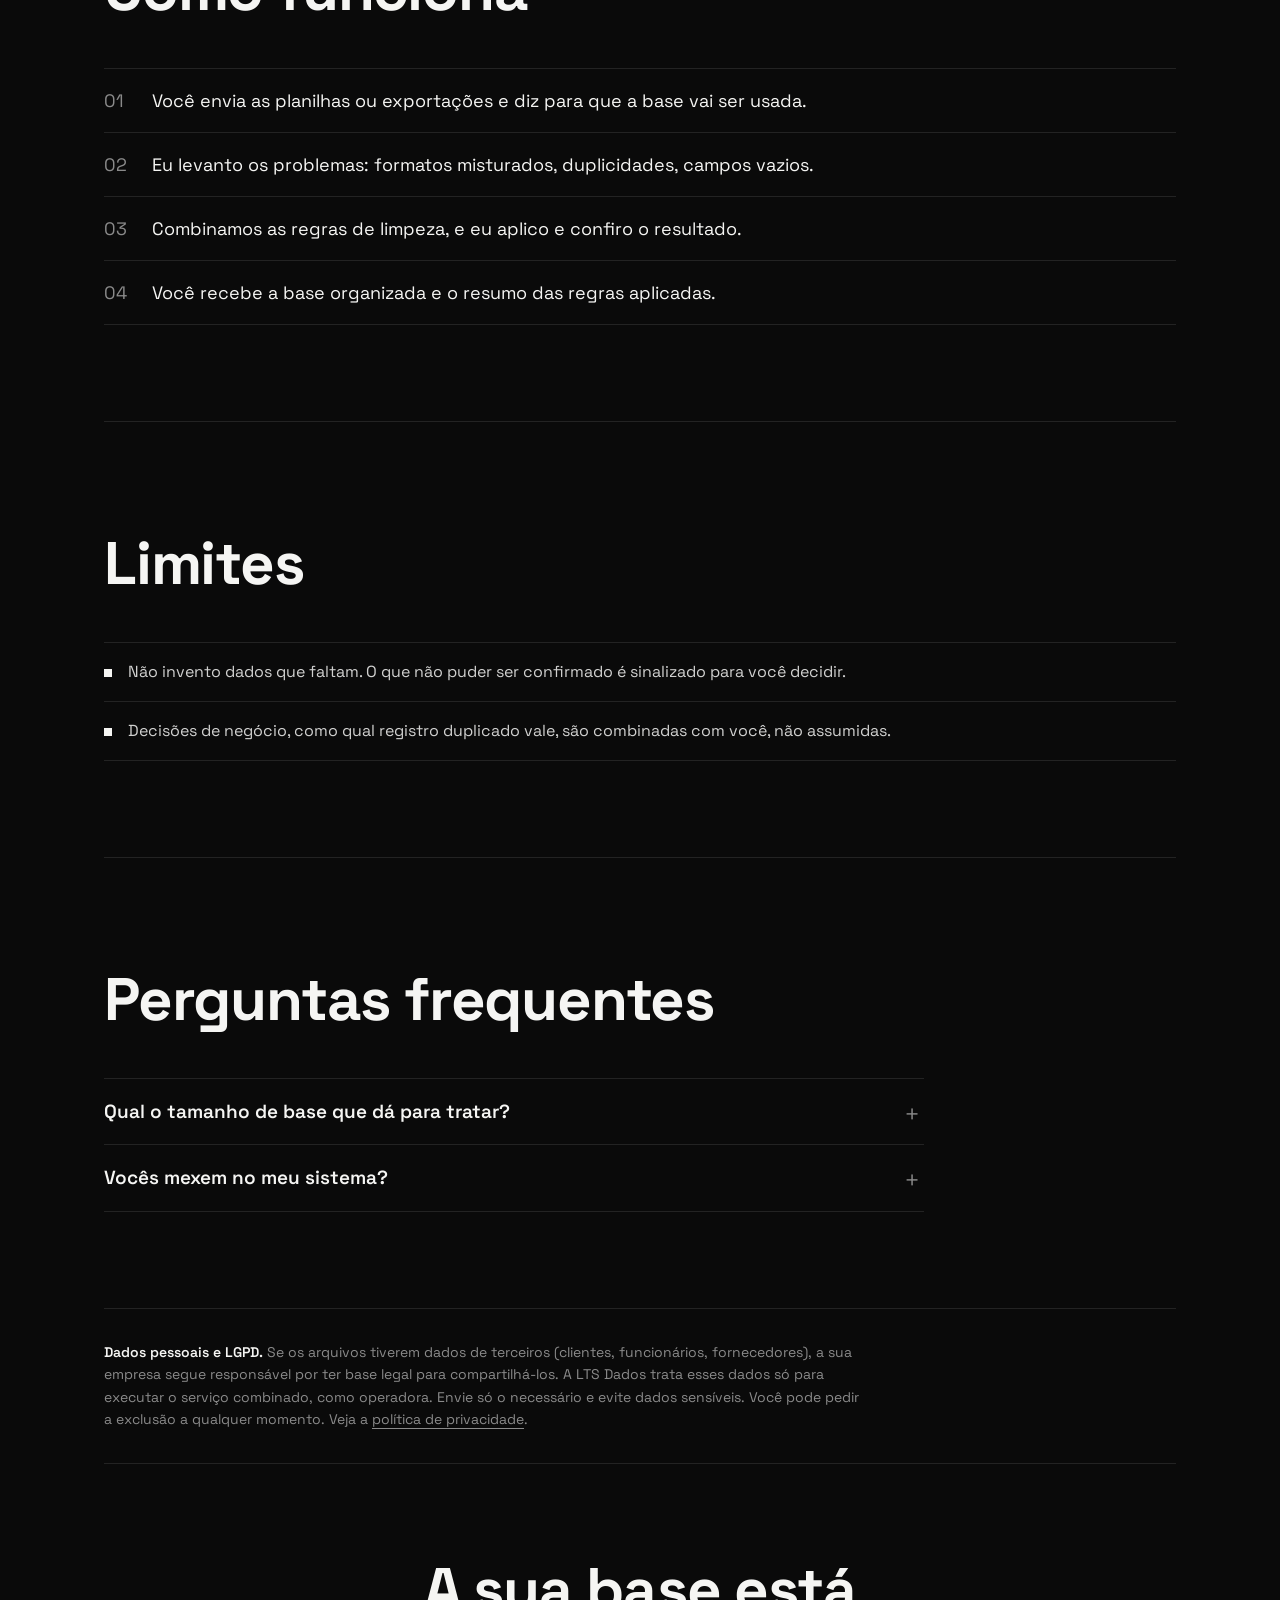
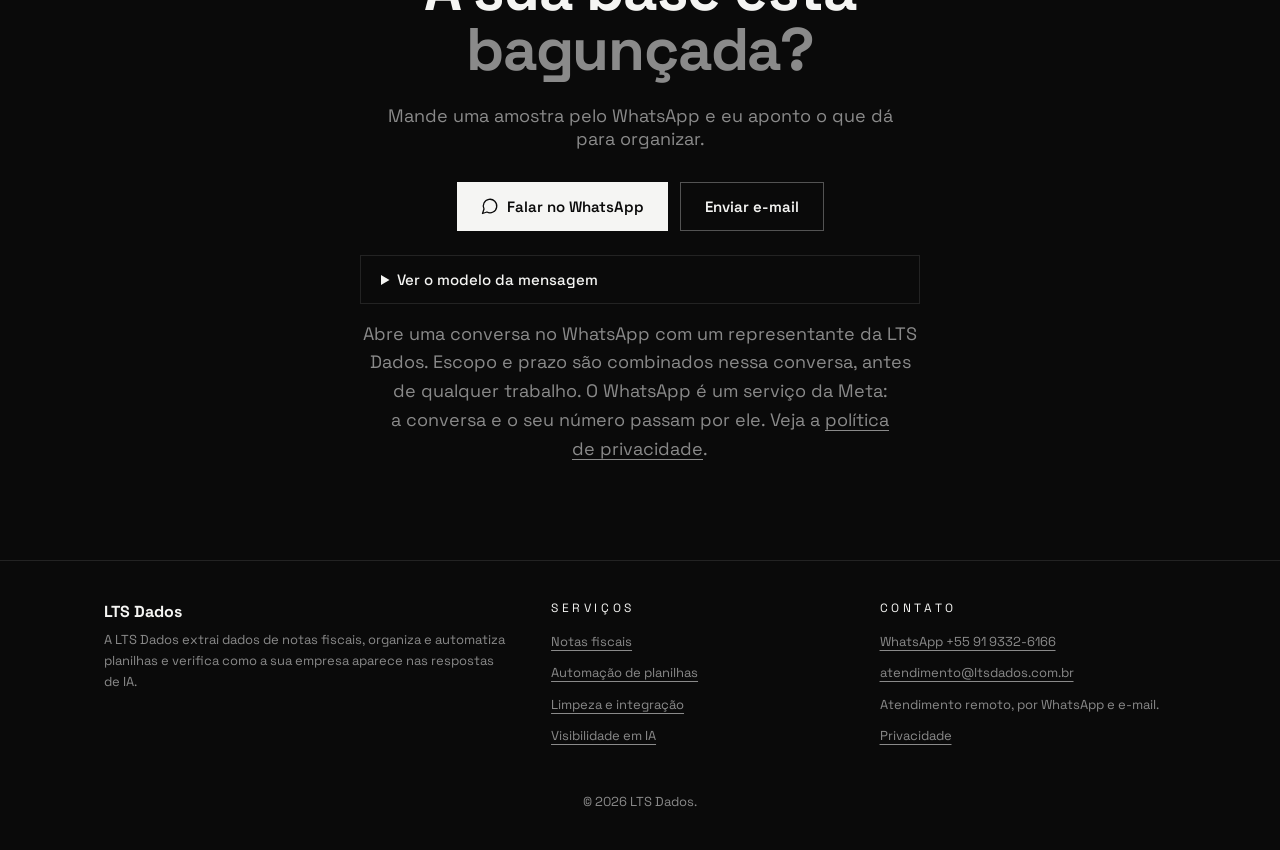
<file: servicos/limpeza-e-integracao-de-dados/index.html>
<!doctype html>
<html lang="pt-BR">
  <head>
    <meta charset="UTF-8" />
    <meta name="viewport" content="width=device-width, initial-scale=1.0" />
    <title>Limpeza e Integração de Dados para Empresas | LTS Dados</title>
    <meta name="description" content="Padronização de formatos, remoção de duplicidades e integração de planilhas e bases diferentes em um único formato. Serviço da LTS Dados." />
    <link rel="canonical" href="https://ltsdados.com.br/servicos/limpeza-e-integracao-de-dados/" />
    <meta name="theme-color" content="#0a0a0a" />
    <meta property="og:site_name" content="LTS Dados" />
    <meta property="og:locale" content="pt_BR" />
    <meta property="og:type" content="website" />
    <meta property="og:title" content="Limpeza e Integração de Dados para Empresas | LTS Dados" />
    <meta property="og:description" content="Padronização de formatos, remoção de duplicidades e integração de planilhas e bases diferentes em um único formato. Serviço da LTS Dados." />
    <meta property="og:url" content="https://ltsdados.com.br/servicos/limpeza-e-integracao-de-dados/" />
    <meta property="og:image" content="https://ltsdados.com.br/og.png" />
    <meta property="og:image:type" content="image/png" />
    <meta property="og:image:width" content="1200" />
    <meta property="og:image:height" content="630" />
    <meta property="og:image:alt" content="LTS Dados: dados organizados, sem digitação manual." />
    <meta name="twitter:card" content="summary_large_image" />
    <link rel="icon" href="/favicon.svg" type="image/svg+xml" />
    <link rel="preload" href="/assets/fonts/space-grotesk-latin.woff2" as="font" type="font/woff2" crossorigin />
    <link rel="stylesheet" href="/assets/style.css" />
    <script type="application/ld+json">{"@context":"https://schema.org","@type":"Service","name":"Limpeza e integração de dados","serviceType":"Limpeza e integração de dados","description":"A LTS Dados limpa, padroniza e integra bases de dados de planilhas e sistemas diferentes em um único formato.","url":"https://ltsdados.com.br/servicos/limpeza-e-integracao-de-dados/","provider":{"@id":"https://ltsdados.com.br/#organization"}}</script>
    <script type="application/ld+json">{"@context":"https://schema.org","@type":"BreadcrumbList","itemListElement":[{"@type":"ListItem","position":1,"name":"Início","item":"https://ltsdados.com.br/"},{"@type":"ListItem","position":2,"name":"Serviços","item":"https://ltsdados.com.br/servicos/"},{"@type":"ListItem","position":3,"name":"Limpeza e integração","item":"https://ltsdados.com.br/servicos/limpeza-e-integracao-de-dados/"}]}</script>
  </head>
  <body class="">
    <a class="skip" href="#conteudo">Pular para o conteúdo</a>
    <div class="wrap">
      <header class="top">
        <a class="brand" href="/">LTS Dados</a>
        <nav aria-label="Principal"><a href="/servicos/" aria-current="page">Serviços</a><a href="/sobre-a-lts/">Sobre</a><a href="/contato/">Contato</a></nav>
      </header>
    </div>
    <main id="conteudo">
      <div class="wrap">
        <nav class="crumbs" aria-label="Você está em"><a href="/">Início</a><span aria-hidden="true"> / </span><a href="/servicos/">Serviços</a><span aria-hidden="true"> / </span><span aria-current="page">Limpeza e integração</span></nav>

      <section class="hero">
        <h1>Organização, padronização<br /><span class="muted">e integração de dados.</span></h1>
        <p class="lead">Quando os dados vêm de planilhas e sistemas diferentes, cada um com o seu formato, ninguém confia no resultado. Eu deixo tudo no mesmo padrão, e documento as regras.</p>
        <div class="btns" id="hero-cta"><a class="btn btn-primary" href="https://wa.me/559193326166?text=Ol%C3%A1!%20Gostaria%20de%20organizar%20e%20padronizar%20os%20dados%20da%20minha%20empresa.%0A%0ASeu%20nome%3A%20%0AEmpresa%3A%20%0ACNPJ%3A%20%0AEndere%C3%A7o%3A%20" target="_blank" rel="noopener noreferrer"><svg class="ico" viewBox="0 0 24 24" aria-hidden="true"><path d="M7.9 20A9 9 0 1 0 4 16.1L2 22Z"/></svg>Falar no WhatsApp</a><a class="btn btn-ghost" href="/contato/?servico=limpeza#email">Enviar e-mail</a></div>
      </section>

      <section>
        <h2>O que é feito</h2>
        <div class="grid two">
          <div class="card"><p class="n">PADRONIZAR</p><h3>Formatos</h3><p>Datas, códigos, unidades e nomes escritos do mesmo jeito em toda a base.</p></div>
          <div class="card"><p class="n">LIMPAR</p><h3>Duplicados e erros</h3><p>Registros repetidos são encontrados e tratados, e o que é duvidoso fica sinalizado.</p></div>
          <div class="card"><p class="n">JUNTAR</p><h3>Fontes diferentes</h3><p>Tabelas de sistemas distintos conciliadas em uma única base.</p></div>
          <div class="card"><p class="n">REGISTRAR</p><h3>Regras documentadas</h3><p>Você recebe um resumo do que foi feito, para o processo não depender de memória.</p></div>
        </div>
      </section>

      <section>
        <h2>Como funciona</h2>
        <ol class="steps"><li><span>01</span><span>Você envia as planilhas ou exportações e diz para que a base vai ser usada.</span></li><li><span>02</span><span>Eu levanto os problemas: formatos misturados, duplicidades, campos vazios.</span></li><li><span>03</span><span>Combinamos as regras de limpeza, e eu aplico e confiro o resultado.</span></li><li><span>04</span><span>Você recebe a base organizada e o resumo das regras aplicadas.</span></li></ol>
      </section>

      <section>
        <h2>Limites</h2>
        <ul class="plain"><li>Não invento dados que faltam. O que não puder ser confirmado é sinalizado para você decidir.</li><li>Decisões de negócio, como qual registro duplicado vale, são combinadas com você, não assumidas.</li></ul>
      </section>

      <section>
        <h2>Perguntas frequentes</h2>
        <div class="faq"><details><summary>Qual o tamanho de base que dá para tratar?</summary><p>Depende do caso. Envie uma amostra no WhatsApp e eu digo como seria o trabalho.</p></details><details><summary>Vocês mexem no meu sistema?</summary><p>Não. O trabalho é feito sobre arquivos e planilhas exportadas, e a entrega volta para você nesse formato.</p></details></div>
      </section>

      <section class="lgpd">
        <p class="disclaimer"><strong>Dados pessoais e LGPD.</strong> Se os arquivos tiverem dados de terceiros (clientes, funcionários, fornecedores), a sua empresa segue responsável por ter base legal para compartilhá-los. A LTS Dados trata esses dados só para executar o serviço combinado, como operadora. Envie só o necessário e evite dados sensíveis. Você pode pedir a exclusão a qualquer momento. Veja a <a href="/privacidade/">política de privacidade</a>.</p>
      </section>

      <section id="fim" class="cta">
        <h2>A sua base está<br /><span class="muted">bagunçada?</span></h2>
        <p>Mande uma amostra pelo WhatsApp e eu aponto o que dá para organizar.</p>
        <div class="btns"><a class="btn btn-primary" href="https://wa.me/559193326166?text=Ol%C3%A1!%20Gostaria%20de%20organizar%20e%20padronizar%20os%20dados%20da%20minha%20empresa.%0A%0ASeu%20nome%3A%20%0AEmpresa%3A%20%0ACNPJ%3A%20%0AEndere%C3%A7o%3A%20" target="_blank" rel="noopener noreferrer"><svg class="ico" viewBox="0 0 24 24" aria-hidden="true"><path d="M7.9 20A9 9 0 1 0 4 16.1L2 22Z"/></svg>Falar no WhatsApp</a><a class="btn btn-ghost" href="/contato/?servico=limpeza#email">Enviar e-mail</a></div>
        <details class="tpl">
          <summary>Ver o modelo da mensagem</summary>
          <pre class="tpl-text" id="tpl-text">Olá! Gostaria de organizar e padronizar os dados da minha empresa.

Seu nome: 
Empresa: 
CNPJ: 
Endereço: </pre>
          <div class="btns"><a class="btn btn-ghost" href="https://mail.google.com/mail/?view=cm&amp;fs=1&amp;to=atendimento%40ltsdados.com.br&amp;su=Contato%20pelo%20site%3A%20Limpeza%20e%20integra%C3%A7%C3%A3o%20de%20dados&amp;body=Ol%C3%A1!%20Gostaria%20de%20organizar%20e%20padronizar%20os%20dados%20da%20minha%20empresa.%0A%0ASeu%20nome%3A%20%0AEmpresa%3A%20%0ACNPJ%3A%20%0AEndere%C3%A7o%3A%20" target="_blank" rel="noopener noreferrer">Abrir no Gmail com o modelo</a><a class="btn btn-ghost" href="mailto:atendimento@ltsdados.com.br?subject=Contato%20pelo%20site%3A%20Limpeza%20e%20integra%C3%A7%C3%A3o%20de%20dados&amp;body=Ol%C3%A1!%20Gostaria%20de%20organizar%20e%20padronizar%20os%20dados%20da%20minha%20empresa.%0D%0A%0D%0ASeu%20nome%3A%20%0D%0AEmpresa%3A%20%0D%0ACNPJ%3A%20%0D%0AEndere%C3%A7o%3A%20">Abrir no app de e-mail</a><button class="btn btn-ghost" type="button" data-copy-from="#tpl-text">Copiar modelo</button></div>
          <p class="cta-note" id="copy-status" role="status" aria-live="polite">Preencha o que souber e envie por WhatsApp ou e-mail. Não mande documentos nem dados sensíveis agora: combinamos o envio depois.</p>
        </details>
        <p class="cta-note">Abre uma conversa no WhatsApp com um representante da LTS Dados. Escopo e prazo são combinados nessa conversa, antes de qualquer trabalho. O WhatsApp é um serviço da Meta: a conversa e o seu número passam por ele. Veja a <a href="/privacidade/">política de privacidade</a>.</p>
      </section>
      </div>
    </main>
    <div class="dock" hidden><a class="btn btn-primary" href="https://wa.me/559193326166?text=Ol%C3%A1!%20Vim%20pelo%20site%20da%20LTS%20Dados%20e%20quero%20conversar%20sobre%20os%20servi%C3%A7os." target="_blank" rel="noopener noreferrer"><svg class="ico" viewBox="0 0 24 24" aria-hidden="true"><path d="M7.9 20A9 9 0 1 0 4 16.1L2 22Z"/></svg>Falar no WhatsApp</a></div>
    <footer>
      <div class="wrap foot-grid">
        <div>
          <p class="foot-brand">LTS Dados</p>
          <p>A LTS Dados extrai dados de notas fiscais, organiza e automatiza planilhas e verifica como a sua empresa aparece nas respostas de IA.</p>
        </div>
        <div>
          <p class="foot-h">Serviços</p>
          <ul>
            <li><a href="/servicos/extracao-de-dados-notas-fiscais/">Notas fiscais</a></li>
            <li><a href="/servicos/automacao-de-planilhas/">Automação de planilhas</a></li>
            <li><a href="/servicos/limpeza-e-integracao-de-dados/">Limpeza e integração</a></li>
            <li><a href="/servicos/visibilidade-em-ia/">Visibilidade em IA</a></li>
          </ul>
        </div>
        <div>
          <p class="foot-h">Contato</p>
          <ul>
            <li><a href="https://wa.me/559193326166?text=Ol%C3%A1!%20Vim%20pelo%20site%20da%20LTS%20Dados." target="_blank" rel="noopener noreferrer">WhatsApp +55 91 9332-6166</a></li>
            <li><a href="mailto:atendimento@ltsdados.com.br">atendimento@ltsdados.com.br</a></li>
            <li>Atendimento remoto, por WhatsApp e e-mail.</li>
            <li><a href="/privacidade/">Privacidade</a></li>
          </ul>
        </div>
      </div>
      <div class="wrap"><p class="legal">© 2026 LTS Dados.</p></div>
    </footer>
    <script src="/assets/js/dock.js" defer></script>
    <script src="/assets/js/copy.js" defer></script>
  </body>
</html>
</file>
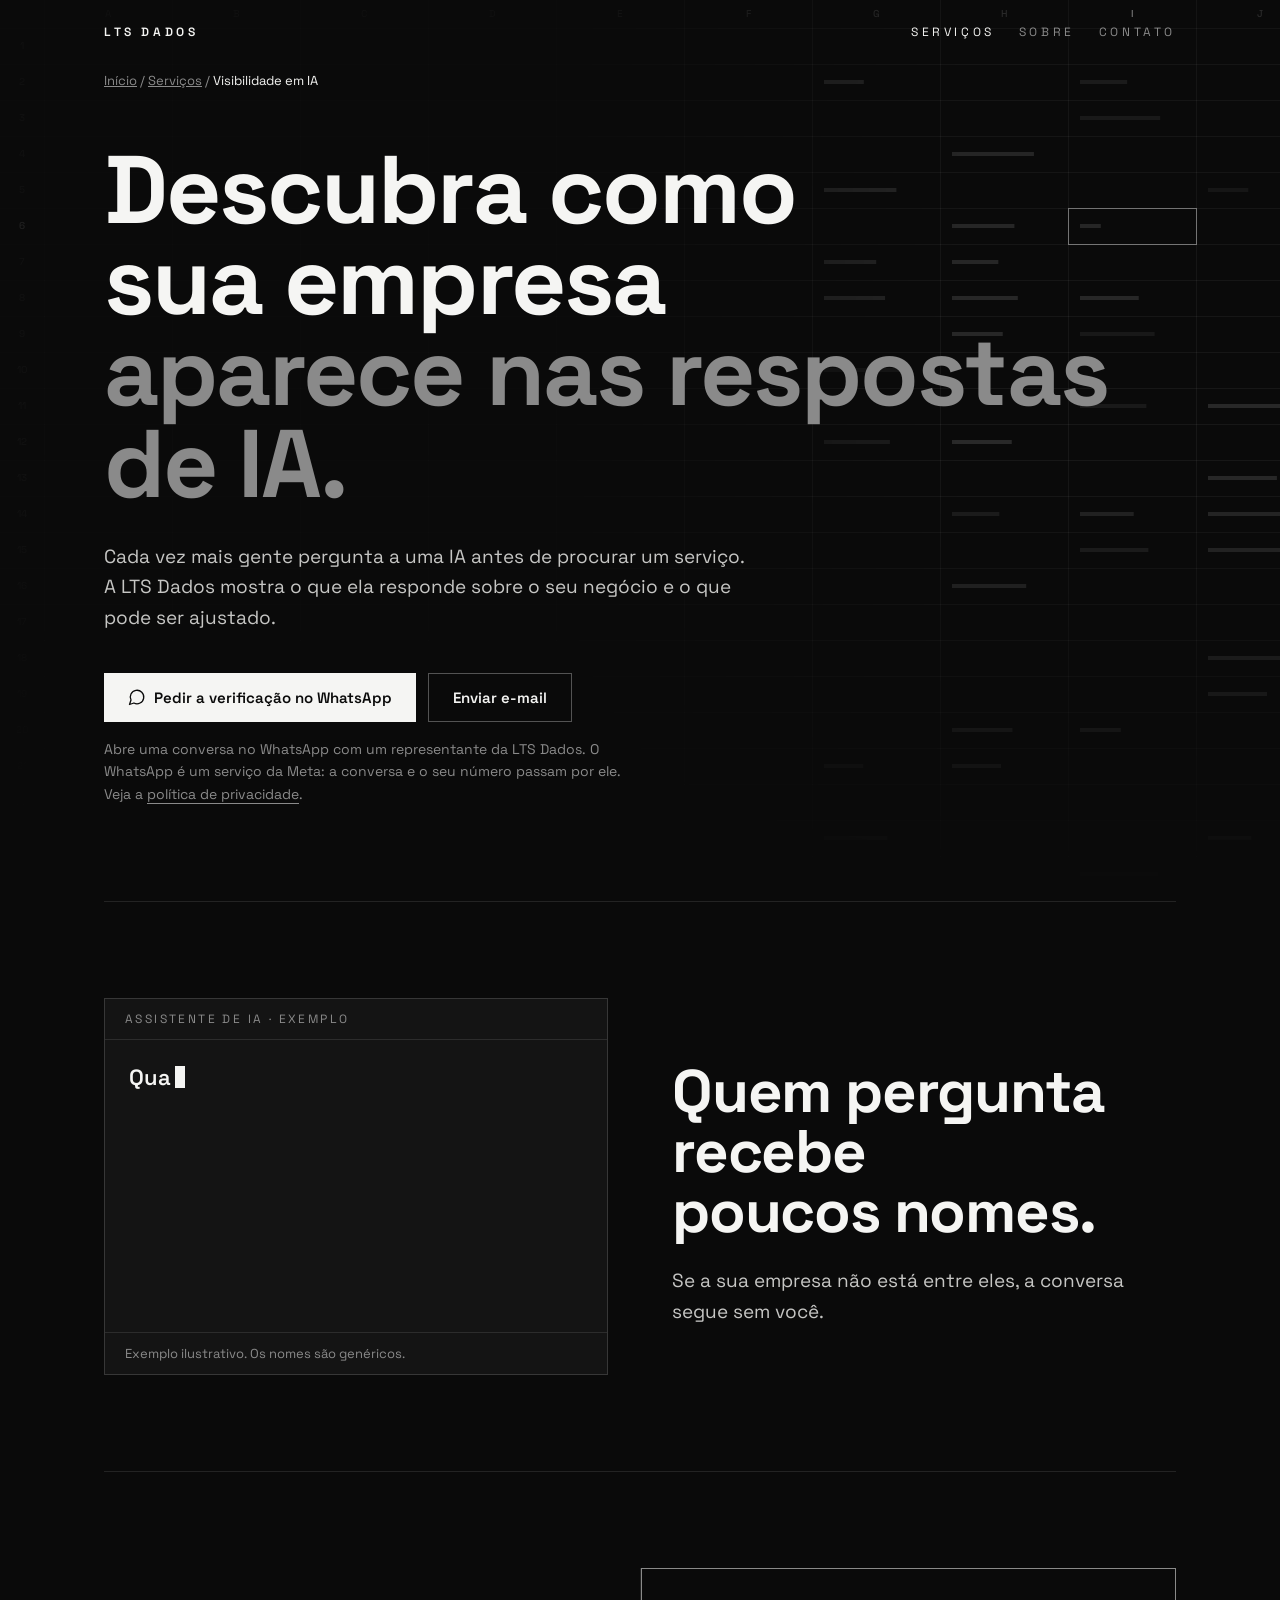
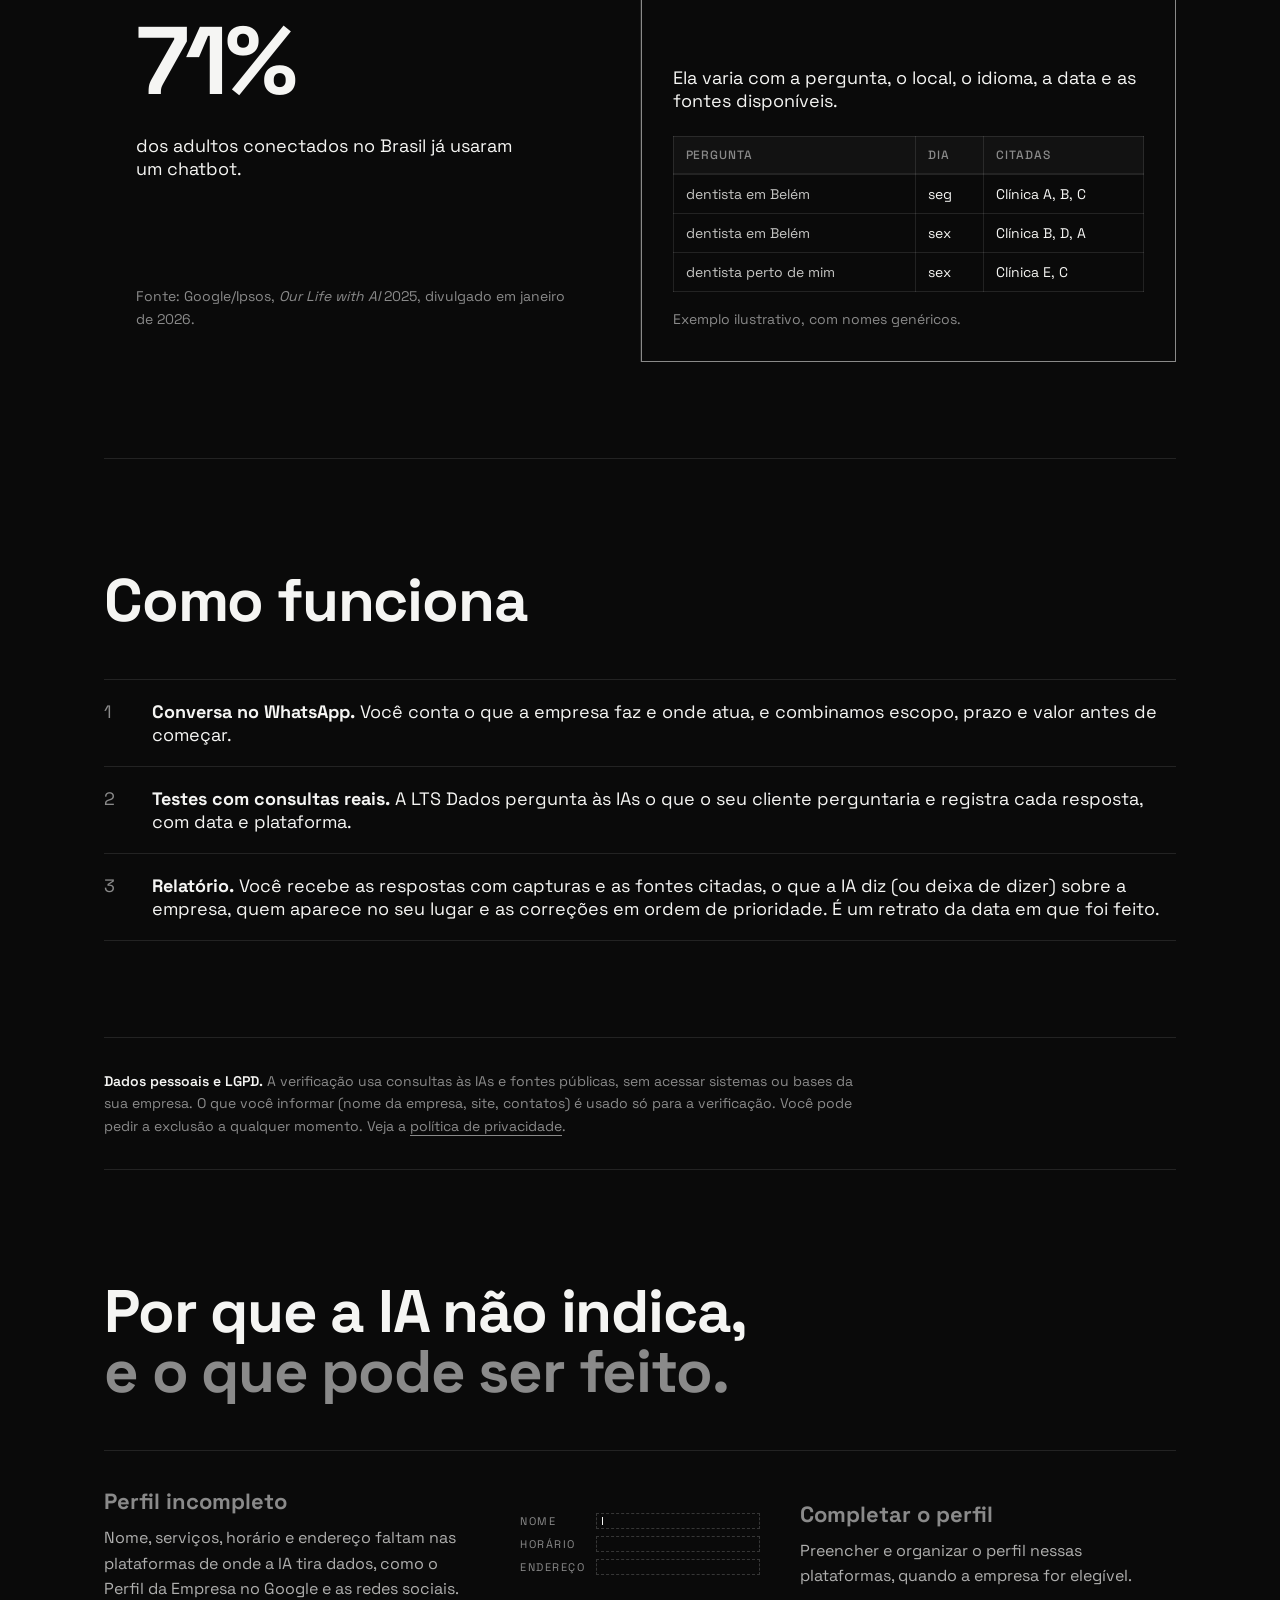
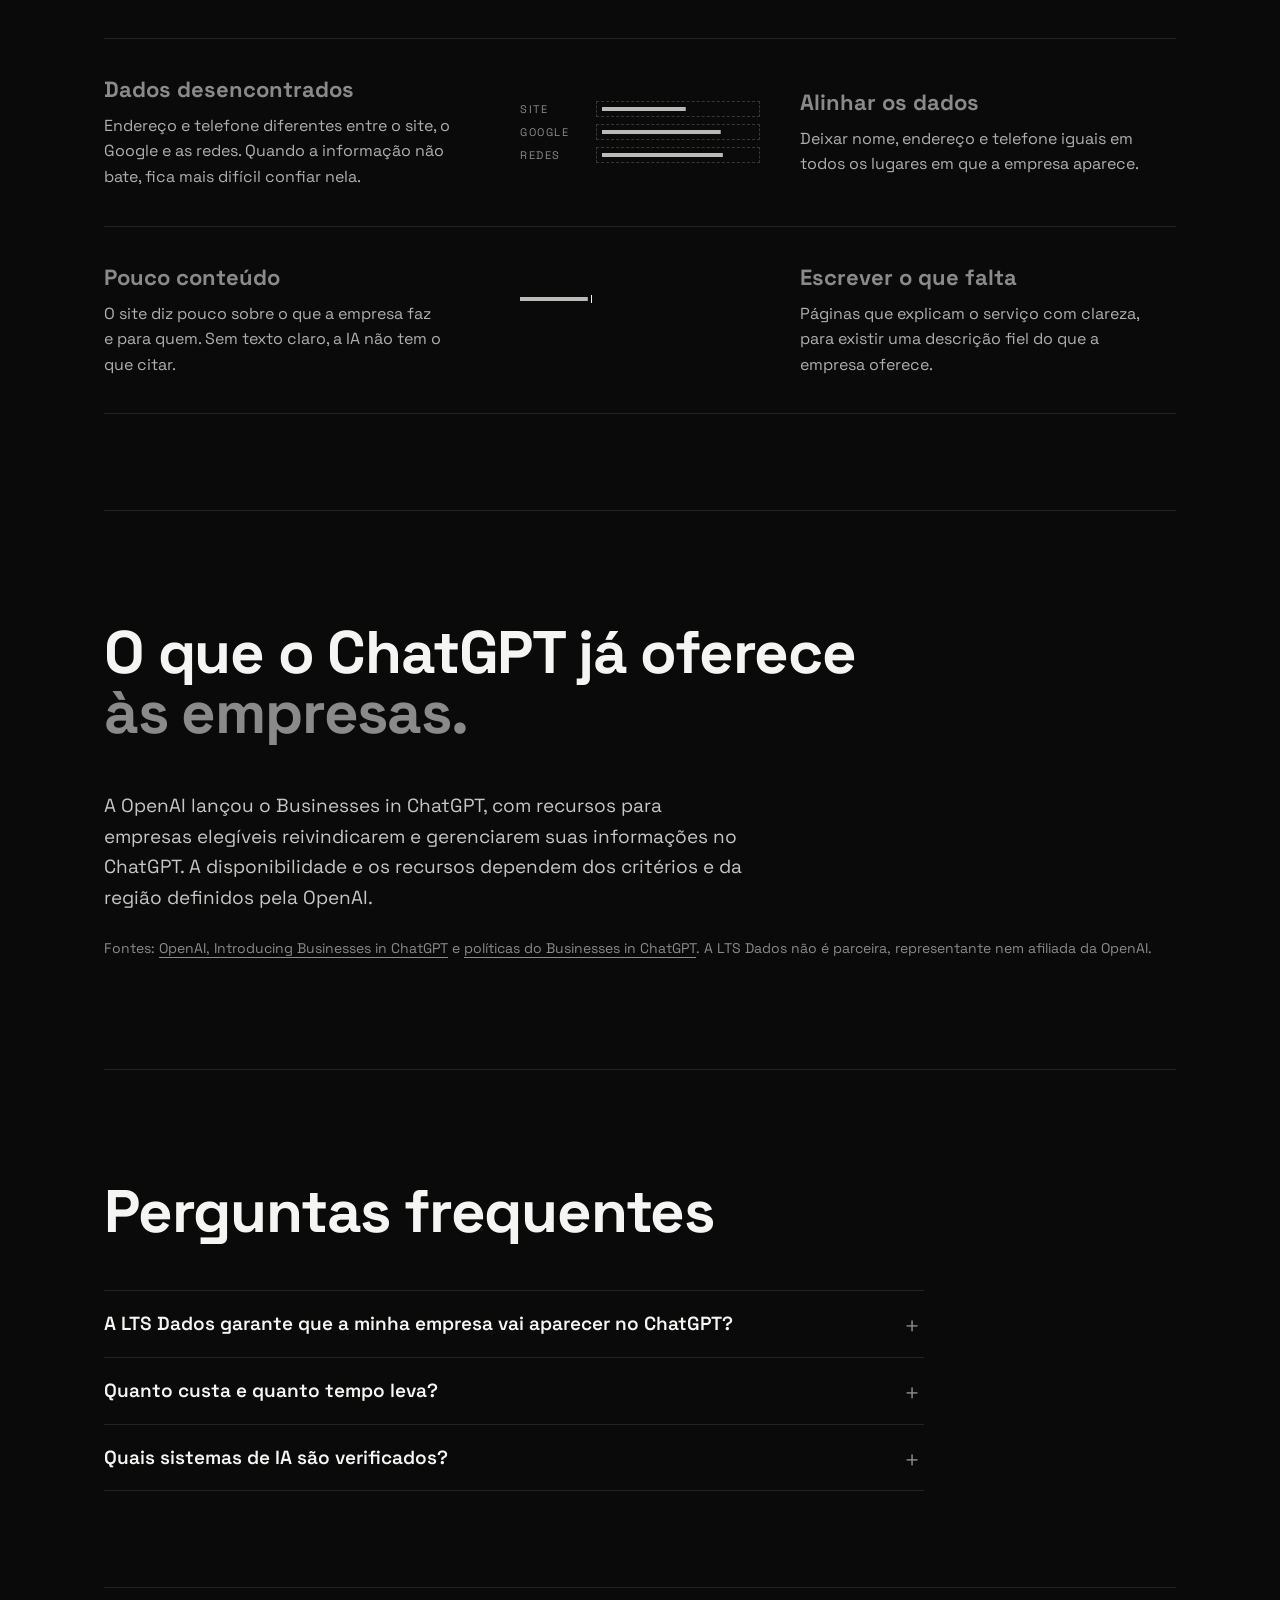
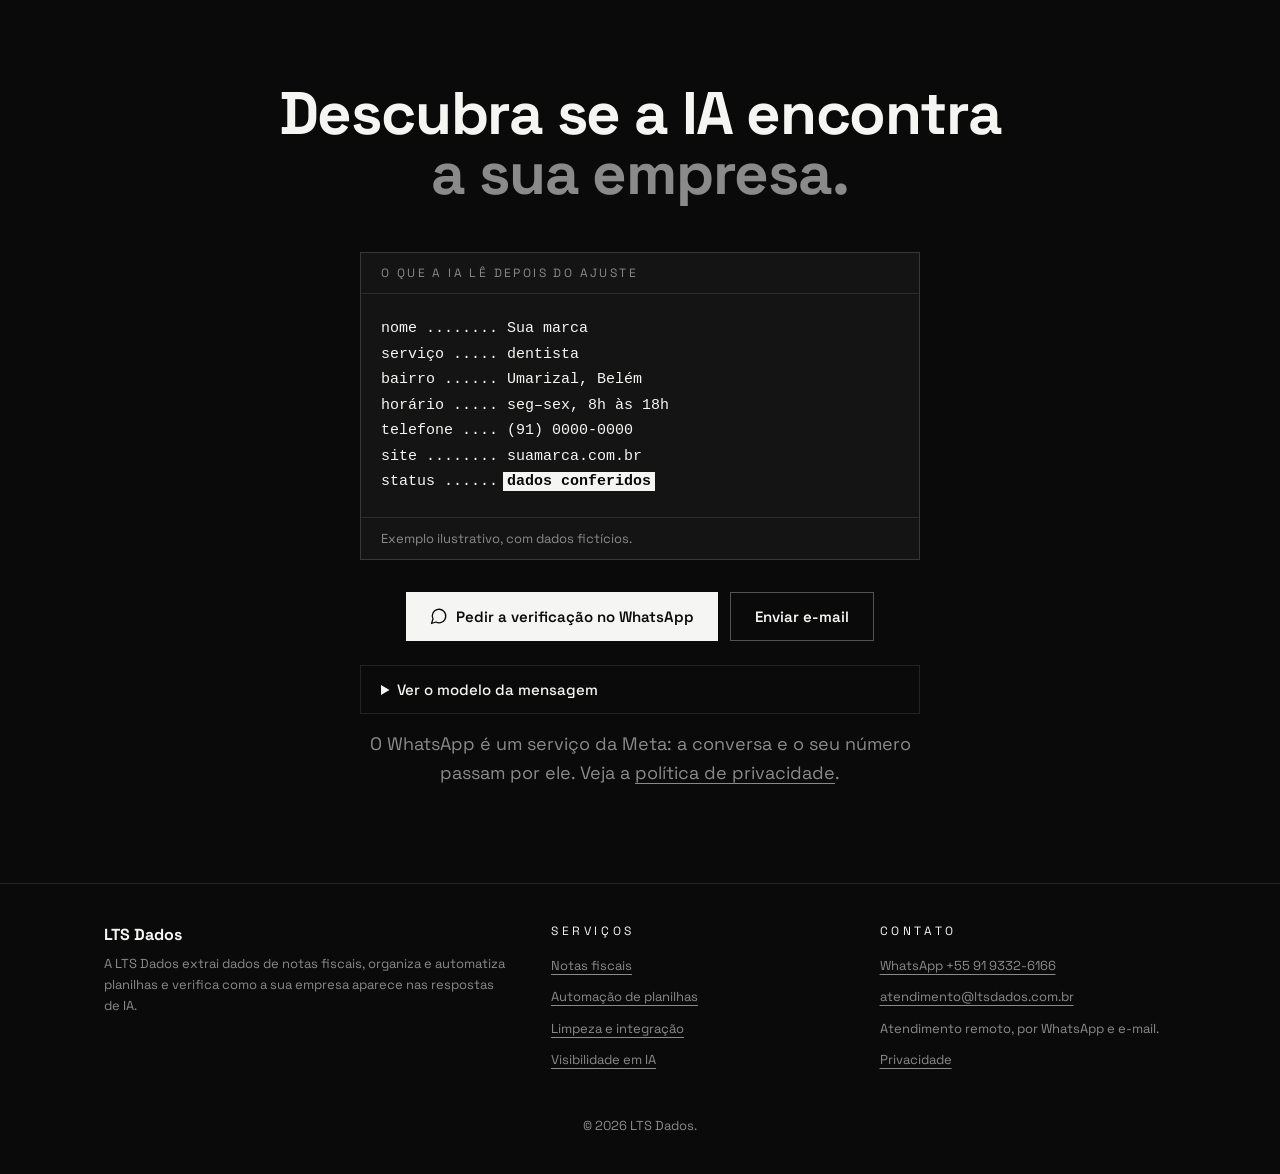
<file: servicos/visibilidade-em-ia/index.html>
<!doctype html>
<html lang="pt-BR">
  <head>
    <meta charset="UTF-8" />
    <meta name="viewport" content="width=device-width, initial-scale=1.0" />
    <title>Auditoria de Presença da Empresa em Buscas com IA | LTS Dados</title>
    <meta name="description" content="Verificação de como a sua empresa aparece nas respostas de IA, com consultas testadas, fontes citadas e recomendações. Sem promessa de posição. LTS Dados." />
    <link rel="canonical" href="https://ltsdados.com.br/servicos/visibilidade-em-ia/" />
    <meta name="theme-color" content="#0a0a0a" />
    <meta property="og:site_name" content="LTS Dados" />
    <meta property="og:locale" content="pt_BR" />
    <meta property="og:type" content="website" />
    <meta property="og:title" content="Auditoria de Presença da Empresa em Buscas com IA | LTS Dados" />
    <meta property="og:description" content="Verificação de como a sua empresa aparece nas respostas de IA, com consultas testadas, fontes citadas e recomendações. Sem promessa de posição. LTS Dados." />
    <meta property="og:url" content="https://ltsdados.com.br/servicos/visibilidade-em-ia/" />
    <meta property="og:image" content="https://ltsdados.com.br/og-ia.png" />
    <meta property="og:image:type" content="image/png" />
    <meta property="og:image:width" content="1200" />
    <meta property="og:image:height" content="630" />
    <meta property="og:image:alt" content="LTS Dados: sua empresa aparece quando perguntam à IA?" />
    <meta name="twitter:card" content="summary_large_image" />
    <link rel="icon" href="/favicon.svg" type="image/svg+xml" />
    <link rel="preload" href="/assets/fonts/space-grotesk-latin.woff2" as="font" type="font/woff2" crossorigin />
    <link rel="stylesheet" href="/assets/style.css" />
    <script type="application/ld+json">{"@context":"https://schema.org","@type":"Service","name":"Auditoria de presença em buscas com IA","serviceType":"Auditoria de presença em buscas com IA","description":"A LTS Dados verifica como uma empresa aparece nas respostas de IA, aponta inconsistências e recomenda ajustes.","url":"https://ltsdados.com.br/servicos/visibilidade-em-ia/","provider":{"@id":"https://ltsdados.com.br/#organization"}}</script>
    <script type="application/ld+json">{"@context":"https://schema.org","@type":"BreadcrumbList","itemListElement":[{"@type":"ListItem","position":1,"name":"Início","item":"https://ltsdados.com.br/"},{"@type":"ListItem","position":2,"name":"Serviços","item":"https://ltsdados.com.br/servicos/"},{"@type":"ListItem","position":3,"name":"Visibilidade em IA","item":"https://ltsdados.com.br/servicos/visibilidade-em-ia/"}]}</script>
  </head>
  <body class="">
    <a class="skip" href="#conteudo">Pular para o conteúdo</a>
    <div class="wrap">
      <header class="top">
        <a class="brand" href="/">LTS Dados</a>
        <nav aria-label="Principal"><a href="/servicos/" aria-current="page">Serviços</a><a href="/sobre-a-lts/">Sobre</a><a href="/contato/">Contato</a></nav>
      </header>
    </div>
    <main id="conteudo">
      <div class="wrap">
        <nav class="crumbs" aria-label="Você está em"><a href="/">Início</a><span aria-hidden="true"> / </span><a href="/servicos/">Serviços</a><span aria-hidden="true"> / </span><span aria-current="page">Visibilidade em IA</span></nav>

      <section class="hero">
        <h1>Descubra como sua empresa<br /><span class="muted">aparece nas respostas de IA.</span></h1>
        <p class="lead">Cada vez mais gente pergunta a uma IA antes de procurar um serviço. A LTS Dados mostra o que ela responde sobre o seu negócio e o que pode ser ajustado.</p>
        <div class="btns" id="hero-cta"><a class="btn btn-primary" href="https://wa.me/559193326166?text=Ol%C3%A1!%20Gostaria%20de%20saber%20como%20a%20minha%20empresa%20aparece%20nas%20respostas%20de%20IA.%0A%0ASeu%20nome%3A%20%0AEmpresa%3A%20%0ACNPJ%3A%20%0AEndere%C3%A7o%3A%20" target="_blank" rel="noopener noreferrer"><svg class="ico" viewBox="0 0 24 24" aria-hidden="true"><path d="M7.9 20A9 9 0 1 0 4 16.1L2 22Z"/></svg>Pedir a verificação no WhatsApp</a><a class="btn btn-ghost" href="/contato/?servico=ia#email">Enviar e-mail</a></div>
        <p class="cta-note">Abre uma conversa no WhatsApp com um representante da LTS Dados. O WhatsApp é um serviço da Meta: a conversa e o seu número passam por ele. Veja a <a href="/privacidade/">política de privacidade</a>.</p>
      </section>

      <section>
        <div class="split">
          <div class="chat">
            <div class="head">Assistente de IA · exemplo</div>
            <div class="body">
              <p class="q">Qual o melhor dentista em Belém?</p>
              <ul>
                <li>Clínica A <span>●</span></li>
                <li>Clínica B <span>●</span></li>
                <li>Clínica C <span>●</span></li>
                <li class="miss">Sua marca <span>não apareceu</span></li>
              </ul>
            </div>
            <div class="foot">Exemplo ilustrativo. Os nomes são genéricos.</div>
          </div>
          <div>
            <h2 style="margin-bottom:24px">Quem pergunta recebe poucos nomes.</h2>
            <p class="lead" style="margin-top:0">Se a sua empresa não está entre eles, a conversa segue sem você.</p>
          </div>
        </div>
      </section>

      <section>
        <div class="grid two">
          <div class="stat">
            <p class="v">71%</p>
            <p>dos adultos conectados no Brasil já usaram um chatbot.</p>
            <p class="small">Fonte: Google/Ipsos, <em>Our Life with AI</em> 2025, divulgado em janeiro de 2026.</p>
          </div>
          <div class="stat">
            <h3 class="v v-text">A resposta muda.</h3>
            <p>Ela varia com a pergunta, o local, o idioma, a data e as fontes disponíveis.</p>
            <table class="mini">
              <caption class="sr-only">Exemplo ilustrativo: a mesma pergunta, em dias diferentes, cita nomes diferentes.</caption>
              <thead><tr><th scope="col">Pergunta</th><th scope="col">Dia</th><th scope="col">Citadas</th></tr></thead>
              <tbody>
                <tr><td>dentista em Belém</td><td>seg</td><td>Clínica A, B, C</td></tr>
                <tr><td>dentista em Belém</td><td>sex</td><td>Clínica B, D, A</td></tr>
                <tr><td>dentista perto de mim</td><td>sex</td><td>Clínica E, C</td></tr>
              </tbody>
            </table>
            <p class="small">Exemplo ilustrativo, com nomes genéricos.</p>
          </div>
        </div>
      </section>

      <section>
        <h2>Como funciona</h2>
        <ul class="steps">
          <li><span>1</span><span><strong>Conversa no WhatsApp.</strong> Você conta o que a empresa faz e onde atua, e combinamos escopo, prazo e valor antes de começar.</span></li>
          <li><span>2</span><span><strong>Testes com consultas reais.</strong> A LTS Dados pergunta às IAs o que o seu cliente perguntaria e registra cada resposta, com data e plataforma.</span></li>
          <li><span>3</span><span><strong>Relatório.</strong> Você recebe as respostas com capturas e as fontes citadas, o que a IA diz (ou deixa de dizer) sobre a empresa, quem aparece no seu lugar e as correções em ordem de prioridade. É um retrato da data em que foi feito.</span></li>
        </ul>
      </section>

      <section class="lgpd">
        <p class="disclaimer"><strong>Dados pessoais e LGPD.</strong> A verificação usa consultas às IAs e fontes públicas, sem acessar sistemas ou bases da sua empresa. O que você informar (nome da empresa, site, contatos) é usado só para a verificação. Você pode pedir a exclusão a qualquer momento. Veja a <a href="/privacidade/">política de privacidade</a>.</p>
      </section>

      <section id="causas">
        <h2>Por que a IA não indica,<br /><span class="muted">e o que pode ser feito.</span></h2>
        <div class="fix-rows">
          <article class="fix-row" data-row="1">
            <div class="cause"><h3>Perfil incompleto</h3><p>Nome, serviços, horário e endereço faltam nas plataformas de onde a IA tira dados, como o Perfil da Empresa no Google e as redes sociais.</p></div>
            <div class="glyph g-perfil" aria-hidden="true"><span>Nome</span><b class="f"><i style="--w:.55"></i></b><span>Horário</span><b class="f"><i style="--w:.38"></i></b><span>Endereço</span><b class="f"><i style="--w:.8"></i></b></div>
            <div class="fix"><h3>Completar o perfil</h3><p>Preencher e organizar o perfil nessas plataformas, quando a empresa for elegível.</p></div>
          </article>
          <article class="fix-row" data-row="2">
            <div class="cause"><h3>Dados desencontrados</h3><p>Endereço e telefone diferentes entre o site, o Google e as redes. Quando a informação não bate, fica mais difícil confiar nela.</p></div>
            <div class="glyph g-dados" aria-hidden="true"><span>Site</span><b class="f"><i style="--w:.7"></i></b><span>Google</span><b class="f"><i style="--w:.7"></i></b><span>Redes</span><b class="f"><i style="--w:.7"></i></b></div>
            <div class="fix"><h3>Alinhar os dados</h3><p>Deixar nome, endereço e telefone iguais em todos os lugares em que a empresa aparece.</p></div>
          </article>
          <article class="fix-row" data-row="3">
            <div class="cause"><h3>Pouco conteúdo</h3><p>O site diz pouco sobre o que a empresa faz e para quem. Sem texto claro, a IA não tem o que citar.</p></div>
            <div class="glyph g-conteudo" aria-hidden="true"><b class="l"><i style="--w:.94"></i></b><b class="l"><i style="--w:.86"></i></b><b class="l"><i style="--w:.97"></i></b><b class="l"><i style="--w:.58"></i></b></div>
            <div class="fix"><h3>Escrever o que falta</h3><p>Páginas que explicam o serviço com clareza, para existir uma descrição fiel do que a empresa oferece.</p></div>
          </article>
        </div>
      </section>

      <section>
        <h2>O que o ChatGPT já oferece<br /><span class="muted">às empresas.</span></h2>
        <p class="lead" style="margin-top:0">A OpenAI lançou o Businesses in ChatGPT, com recursos para empresas elegíveis reivindicarem e gerenciarem suas informações no ChatGPT. A disponibilidade e os recursos dependem dos critérios e da região definidos pela OpenAI.</p>
        <p class="disclaimer">Fontes: <a href="https://openai.com/index/introducing-businesses-chatgpt/" target="_blank" rel="noopener noreferrer">OpenAI, Introducing Businesses in ChatGPT</a> e <a href="https://openai.com/policies/businesses-in-chatgpt/" target="_blank" rel="noopener noreferrer">políticas do Businesses in ChatGPT</a>. A LTS Dados não é parceira, representante nem afiliada da OpenAI.</p>
      </section>

      <section>
        <h2>Perguntas frequentes</h2>
        <div class="faq"><details><summary>A LTS Dados garante que a minha empresa vai aparecer no ChatGPT?</summary><p>Não. Ninguém pode garantir posição ou recomendação. A verificação mostra a situação atual e os ajustes que aumentam a chance de a empresa ser encontrada e descrita corretamente.</p></details><details><summary>Quanto custa e quanto tempo leva?</summary><p>Depende do escopo: quantas consultas, quais IAs e quantos locais. Valor e prazo são combinados na conversa inicial, antes de qualquer cobrança.</p></details><details><summary>Quais sistemas de IA são verificados?</summary><p>Os que forem combinados na conversa inicial, por exemplo ChatGPT, Gemini e Perplexity. A cobertura é sempre informada no relatório.</p></details></div>
      </section>

      <section id="fim" class="cta">
        <h2>Descubra se a IA encontra<br /><span class="muted">a sua empresa.</span></h2>
        <figure class="record">
          <figcaption>O que a IA lê depois do ajuste</figcaption>
          <pre class="ascii">nome ........ Sua marca
serviço ..... dentista
bairro ...... Umarizal, Belém
horário ..... seg–sex, 8h às 18h
telefone .... (91) 0000-0000
site ........ suamarca.com.br
status ...... <b>dados conferidos</b></pre>
          <p class="foot">Exemplo ilustrativo, com dados fictícios.</p>
        </figure>
        <div class="btns"><a class="btn btn-primary" href="https://wa.me/559193326166?text=Ol%C3%A1!%20Gostaria%20de%20saber%20como%20a%20minha%20empresa%20aparece%20nas%20respostas%20de%20IA.%0A%0ASeu%20nome%3A%20%0AEmpresa%3A%20%0ACNPJ%3A%20%0AEndere%C3%A7o%3A%20" target="_blank" rel="noopener noreferrer"><svg class="ico" viewBox="0 0 24 24" aria-hidden="true"><path d="M7.9 20A9 9 0 1 0 4 16.1L2 22Z"/></svg>Pedir a verificação no WhatsApp</a><a class="btn btn-ghost" href="/contato/?servico=ia#email">Enviar e-mail</a></div>
        <details class="tpl">
          <summary>Ver o modelo da mensagem</summary>
          <pre class="tpl-text" id="tpl-text">Olá! Gostaria de saber como a minha empresa aparece nas respostas de IA.

Seu nome: 
Empresa: 
CNPJ: 
Endereço: </pre>
          <div class="btns"><a class="btn btn-ghost" href="https://mail.google.com/mail/?view=cm&amp;fs=1&amp;to=atendimento%40ltsdados.com.br&amp;su=Contato%20pelo%20site%3A%20Verifica%C3%A7%C3%A3o%20de%20presen%C3%A7a%20em%20IA&amp;body=Ol%C3%A1!%20Gostaria%20de%20saber%20como%20a%20minha%20empresa%20aparece%20nas%20respostas%20de%20IA.%0A%0ASeu%20nome%3A%20%0AEmpresa%3A%20%0ACNPJ%3A%20%0AEndere%C3%A7o%3A%20" target="_blank" rel="noopener noreferrer">Abrir no Gmail com o modelo</a><a class="btn btn-ghost" href="mailto:atendimento@ltsdados.com.br?subject=Contato%20pelo%20site%3A%20Verifica%C3%A7%C3%A3o%20de%20presen%C3%A7a%20em%20IA&amp;body=Ol%C3%A1!%20Gostaria%20de%20saber%20como%20a%20minha%20empresa%20aparece%20nas%20respostas%20de%20IA.%0D%0A%0D%0ASeu%20nome%3A%20%0D%0AEmpresa%3A%20%0D%0ACNPJ%3A%20%0D%0AEndere%C3%A7o%3A%20">Abrir no app de e-mail</a><button class="btn btn-ghost" type="button" data-copy-from="#tpl-text">Copiar modelo</button></div>
          <p class="cta-note" id="copy-status" role="status" aria-live="polite">Preencha o que souber e envie por WhatsApp ou e-mail. Não mande documentos nem dados sensíveis agora: combinamos o envio depois.</p>
        </details>
        <p class="cta-note">O WhatsApp é um serviço da Meta: a conversa e o seu número passam por ele. Veja a <a href="/privacidade/">política de privacidade</a>.</p>
      </section>
      </div>
    </main>
    <div class="dock" hidden><a class="btn btn-primary" href="https://wa.me/559193326166?text=Ol%C3%A1!%20Vim%20pelo%20site%20da%20LTS%20Dados%20e%20quero%20conversar%20sobre%20os%20servi%C3%A7os." target="_blank" rel="noopener noreferrer"><svg class="ico" viewBox="0 0 24 24" aria-hidden="true"><path d="M7.9 20A9 9 0 1 0 4 16.1L2 22Z"/></svg>Falar no WhatsApp</a></div>
    <footer>
      <div class="wrap foot-grid">
        <div>
          <p class="foot-brand">LTS Dados</p>
          <p>A LTS Dados extrai dados de notas fiscais, organiza e automatiza planilhas e verifica como a sua empresa aparece nas respostas de IA.</p>
        </div>
        <div>
          <p class="foot-h">Serviços</p>
          <ul>
            <li><a href="/servicos/extracao-de-dados-notas-fiscais/">Notas fiscais</a></li>
            <li><a href="/servicos/automacao-de-planilhas/">Automação de planilhas</a></li>
            <li><a href="/servicos/limpeza-e-integracao-de-dados/">Limpeza e integração</a></li>
            <li><a href="/servicos/visibilidade-em-ia/">Visibilidade em IA</a></li>
          </ul>
        </div>
        <div>
          <p class="foot-h">Contato</p>
          <ul>
            <li><a href="https://wa.me/559193326166?text=Ol%C3%A1!%20Vim%20pelo%20site%20da%20LTS%20Dados." target="_blank" rel="noopener noreferrer">WhatsApp +55 91 9332-6166</a></li>
            <li><a href="mailto:atendimento@ltsdados.com.br">atendimento@ltsdados.com.br</a></li>
            <li>Atendimento remoto, por WhatsApp e e-mail.</li>
            <li><a href="/privacidade/">Privacidade</a></li>
          </ul>
        </div>
      </div>
      <div class="wrap"><p class="legal">© 2026 LTS Dados.</p></div>
    </footer>
    <script src="/assets/js/sheet.js" defer></script>
    <script src="/assets/js/ia.js" defer></script>
    <script src="/assets/js/dock.js" defer></script>
    <script src="/assets/js/copy.js" defer></script>
  </body>
</html>
</file>
<file: assets/style.css>
@font-face {
  font-family: "Space Grotesk";
  font-style: normal; font-weight: 300 700; font-display: swap;
  src: url("/assets/fonts/space-grotesk-latin.woff2") format("woff2");
  unicode-range: U+0000-00FF, U+0131, U+0152-0153, U+02BB-02BC, U+02C6, U+02DA, U+02DC, U+2000-206F, U+20AC, U+2122, U+2191, U+2193, U+2212, U+2215, U+FEFF, U+FFFD;
}
@font-face {
  font-family: "Space Grotesk";
  font-style: normal; font-weight: 300 700; font-display: swap;
  src: url("/assets/fonts/space-grotesk-latin-ext.woff2") format("woff2");
  unicode-range: U+0100-02BA, U+02BD-02C5, U+02C7-02CC, U+02CE-02D7, U+02DD-02FF, U+0304, U+0308, U+0329, U+1D00-1DBF, U+1E00-1E9F, U+1EF2-1EFF, U+2020, U+20A0-20AB, U+20AD-20C0, U+2113, U+2C60-2C7F, U+A720-A7FF;
}
:root {
  --noir: #0a0a0a;
  --noir-2: #141414;
  --blanc: #f5f5f3;
  --muted: #8a8a8a;
  --line: rgba(255, 255, 255, 0.1);
  --cut: cubic-bezier(0.7, 0, 0.2, 1);
}
* { box-sizing: border-box; }
html, body { margin: 0; }
html { scroll-behavior: smooth; }
body {
  background: var(--noir);
  color: var(--blanc);
  font-family: "Space Grotesk", ui-sans-serif, system-ui, sans-serif;
  -webkit-font-smoothing: antialiased;
  overflow-x: hidden;
}
a { color: inherit; }
.wrap { max-width: 1120px; margin: 0 auto; padding: 0 24px; }
header.top {
  display: flex; justify-content: space-between; align-items: center; gap: 16px; flex-wrap: wrap;
  padding: 24px 0; font-size: 12px; letter-spacing: 0.3em; text-transform: uppercase;
}
header.top nav { display: flex; flex-wrap: wrap; gap: 24px; }
header.top nav a { text-decoration: none; color: var(--muted); }
.brand { font-weight: 600; text-decoration: none; }
.label { font-size: 12px; letter-spacing: 0.4em; text-transform: uppercase; color: var(--muted); margin: 0; }
h1 { font-size: clamp(44px, 9vw, 96px); line-height: 0.95; letter-spacing: -0.02em; margin: 24px 0 0; font-weight: 700; }
h2 { font-size: clamp(34px, 5vw, 60px); line-height: 1; letter-spacing: -0.02em; margin: 16px 0 48px; font-weight: 700; }
h3 { font-size: 24px; margin: 24px 0 12px; font-weight: 700; }
.muted { color: var(--muted); }
.lead { font-size: 19px; line-height: 1.6; color: rgba(245, 245, 243, 0.8); max-width: 640px; margin: 32px 0 0; }
.btns { display: flex; flex-wrap: wrap; gap: 12px; margin-top: 40px; }
.btn {
  display: inline-flex; align-items: center; gap: 8px; padding: 14px 24px;
  font-weight: 600; font-size: 15px; text-decoration: none;
}
.btn-primary { background: var(--blanc); color: var(--noir); }
.btn-ghost { border: 1px solid rgba(255, 255, 255, 0.3); }
section { border-top: 1px solid var(--line); padding: 96px 0; }
.hero { border-top: none; padding-top: 48px; }
.grid { display: grid; gap: 1px; background: var(--line); }
@media (min-width: 760px) {
  .grid.three { grid-template-columns: repeat(3, 1fr); }
  .grid.two { grid-template-columns: repeat(2, 1fr); }
}
.card { background: var(--noir); padding: 32px; }
.card .n { font-size: 12px; color: var(--muted); letter-spacing: 0.2em; margin: 0; }
.card p { margin: 0; line-height: 1.6; color: rgba(245, 245, 243, 0.7); }
.stat { background: var(--noir); padding: 32px; }
.stat .v { font-size: clamp(56px, 8vw, 96px); font-weight: 700; letter-spacing: -0.03em; margin: 0; }
.stat p { margin: 12px 0 0; font-size: 18px; }
.small { font-size: 14px; color: var(--muted); margin-top: 16px; line-height: 1.6; }
.chat { border: 1px solid rgba(255, 255, 255, 0.15); background: var(--noir-2); max-width: 560px; margin: 0 auto; }
.chat .head { border-bottom: 1px solid var(--line); padding: 12px 20px; font-size: 12px; letter-spacing: 0.2em; text-transform: uppercase; color: var(--muted); }
.chat .body { padding: 24px; }
.chat .q { font-size: 22px; font-weight: 600; margin: 0 0 20px; }
.chat ul { list-style: none; padding: 0; margin: 0; display: grid; gap: 8px; }
.chat li { display: flex; justify-content: space-between; align-items: center; padding: 12px 16px; background: rgba(255, 255, 255, 0.06); font-size: 15px; }
.chat li.miss { background: transparent; border: 1px dashed rgba(255, 255, 255, 0.3); color: var(--muted); }
.chat li.miss span { font-size: 12px; letter-spacing: 0.2em; text-transform: uppercase; }
.chat .foot { border-top: 1px solid var(--line); padding: 12px 20px; font-size: 13px; color: var(--muted); }
.split { display: grid; gap: 64px; align-items: center; }
@media (min-width: 900px) { .split { grid-template-columns: 1fr 1fr; } }
.steps { list-style: none; padding: 0; margin: 48px 0 0; border-top: 1px solid var(--line); }
.steps li { display: flex; gap: 20px; padding: 20px 0; border-bottom: 1px solid var(--line); font-size: 18px; }
.steps li span:first-child { color: var(--muted); min-width: 28px; }
.cta { text-align: center; }
.cta h2 { margin: 0 auto 24px; max-width: 820px; }
.cta p { color: var(--muted); font-size: 18px; margin: 0 auto; max-width: 560px; }
.cta .btns { justify-content: center; }
.disclaimer { font-size: 14px; color: var(--muted); margin-top: 24px; line-height: 1.6; }
footer { border-top: 1px solid var(--line); padding: 32px 0; text-align: center; font-size: 13px; line-height: 1.6; color: var(--muted); }
footer p { margin: 6px 0; }

::selection { background: var(--blanc); color: var(--noir); }
:focus-visible { outline: 1px solid currentColor; outline-offset: 4px; }

/* ---------- Motion: inversion, not fades ---------- */
/* Hover: a band of inverted color passes through the control, in from the left, out to the right. */
.btn, header.top nav a { position: relative; isolation: isolate; }
header.top nav a { margin: -4px -8px; padding: 4px 8px; }
.btn::after, header.top nav a::after {
  content: ""; position: absolute; inset: 0; background: #fff; mix-blend-mode: difference;
  pointer-events: none; transform: scaleX(0); transform-origin: right; transition: transform 280ms var(--cut);
}
.btn:hover::after, .btn:focus-visible::after,
header.top nav a:hover::after, header.top nav a:focus-visible::after { transform: scaleX(1); transform-origin: left; }

/* Chat demo (motion.js): the question types, names land with an inverted flash,
   a hairline searches the empty row and "não apareceu" is stamped. Loops while visible. */
.chat.live { width: 100%; }
.chat.live .q { min-height: 1.2em; line-height: 1.2; }
.chat.live .q.typing::after,
.chat.live .q.thinking::after {
  content: ""; display: inline-block; width: 0.45em; height: 1em; margin-left: 4px;
  vertical-align: -0.12em; background: currentColor;
}
.chat.live .q.thinking::after { animation: caret 0.9s steps(1) infinite; }
.chat.live li { position: relative; visibility: hidden; transition: background 600ms var(--cut), color 600ms var(--cut); }
.chat.live li.on { visibility: visible; }
.chat.live li.flash { background: var(--blanc); color: var(--noir); transition: none; }
.chat.live li.miss { overflow: hidden; }
.chat.live li.miss span { visibility: hidden; padding: 4px 8px; margin: -4px -8px; }
.chat.live li.miss.searching::after {
  content: ""; position: absolute; top: 0; bottom: 0; left: 0; width: 1px; background: var(--blanc);
  animation: search 1100ms var(--cut) both;
}
.chat.live li.miss.stamped span {
  visibility: visible; background: var(--blanc); color: var(--noir);
  animation: blink 0.36s steps(1) 2;
}
.chat.live.clearing li { visibility: hidden; }
@keyframes search { from { left: 0; } to { left: 100%; } }
@keyframes caret { 50% { opacity: 0; } }
@keyframes blink { 50% { opacity: 0; } }
@media (max-width: 520px) { .chat.live .q { min-height: 2.4em; } }

/* Hero background: a self-filling spreadsheet (sheet.js), full-bleed, faded under the copy. */
.hero { isolation: isolate; }
.hero > * { position: relative; z-index: 1; }
.hero > canvas.sheet {
  position: absolute; z-index: 0; top: 0; left: 50%; width: 100vw; height: 100%;
  transform: translateX(-50%); pointer-events: none;
  -webkit-mask-image: linear-gradient(to bottom, rgba(0, 0, 0, 0.8), #000 50%, transparent),
    linear-gradient(to right, rgba(0, 0, 0, 0.18), rgba(0, 0, 0, 0.18) 45%, #000 75%);
  -webkit-mask-composite: source-in;
  mask-image: linear-gradient(to bottom, rgba(0, 0, 0, 0.8), #000 50%, transparent),
    linear-gradient(to right, rgba(0, 0, 0, 0.18), rgba(0, 0, 0, 0.18) 45%, #000 75%);
  mask-composite: intersect;
}
@media (max-width: 900px) {
  .hero > canvas.sheet {
    -webkit-mask-image: linear-gradient(to bottom, rgba(0, 0, 0, 0.35), rgba(0, 0, 0, 0.35) 55%, transparent);
    mask-image: linear-gradient(to bottom, rgba(0, 0, 0, 0.35), rgba(0, 0, 0, 0.35) 55%, transparent);
  }
}

/* Modelo de mensagem (WhatsApp e e-mail) no fim das páginas de serviço. */
.tpl { max-width: 560px; margin: 24px auto 0; text-align: left; border: 1px solid var(--line); }
.tpl summary { padding: 14px 20px; cursor: pointer; font-size: 15px; font-weight: 500; }
.tpl summary:focus-visible, .tpl .btn:focus-visible { outline: 2px solid var(--blanc); outline-offset: 2px; }
.tpl-text { margin: 0; padding: 20px; border-top: 1px solid var(--line); background: var(--noir-2); font: inherit; font-size: 14px; line-height: 1.8; white-space: pre-wrap; color: rgba(245, 245, 243, 0.85); }
.tpl .btns { margin: 0; padding: 16px 20px 0; }
.tpl .cta-note { margin: 0; padding: 12px 20px 16px; max-width: none; text-align: left; }

/* Aviso curto de LGPD no fim das páginas de serviço. */
section.lgpd { padding: 32px 0; }
.lgpd .disclaimer { margin: 0; max-width: 760px; }
.lgpd strong { color: var(--blanc); font-weight: 600; }

/* Stat tiles: equal columns, the source sits at the bottom of each tile. */
.stat { display: flex; flex-direction: column; }
.stat .small:last-child { margin-top: auto; padding-top: 16px; }
/* Tile whose headline is a sentence, not a number (still the "value" the cursor selects). */
.stat h3.v.v-text { display: inline-block; align-self: flex-start; font-size: clamp(32px, 4.2vw, 52px); line-height: 1.02; letter-spacing: -0.02em; margin: 0; }
/* Illustrative mini-sheet. */
.mini { width: 100%; border-collapse: collapse; margin: 24px 0 0; font-size: 14px; font-variant-numeric: tabular-nums; }
.mini th, .mini td { border: 1px solid var(--line); padding: 10px 12px; text-align: left; vertical-align: top; }
.mini th { font-weight: 500; font-size: 12px; letter-spacing: 0.08em; text-transform: uppercase; color: var(--muted); background: rgba(255, 255, 255, 0.03); }
.mini td:first-child { color: rgba(245, 245, 243, 0.8); }
.mini td:nth-child(3) { color: var(--blanc); }
@media (max-width: 520px) { .mini th, .mini td { padding: 8px; font-size: 13px; } }

/* ---------- Causes -> fixes (landing): one row per cause, the diagram goes from broken to fixed ---------- */
.fix-rows { border-top: 1px solid var(--line); margin-top: 8px; }
.fix-row { display: grid; gap: 20px 40px; align-items: center; padding: 36px 0; border-bottom: 1px solid var(--line); }
@media (min-width: 900px) { .fix-row { grid-template-columns: 1fr 240px 1fr; } }
.fix-row h3 { margin: 0 0 10px; font-size: 22px; }
.fix-row .cause h3 { color: var(--muted); }
.fix-row p { margin: 0; line-height: 1.6; color: rgba(245, 245, 243, 0.7); }

.glyph {
  position: relative; display: grid; grid-template-columns: 64px 1fr; align-items: center; gap: 7px 12px;
  height: 72px; align-content: center;
  font-size: 11px; letter-spacing: 0.14em; text-transform: uppercase; color: var(--muted);
}
.glyph .f { position: relative; height: 16px; border: 1px solid rgba(255, 255, 255, 0.18); }
.glyph .f i, .glyph .l i {
  position: absolute; left: 5px; top: 5px; height: 4px; width: calc((100% - 10px) * var(--w));
  background: rgba(245, 245, 243, 0.75); transform-origin: left;
}
.glyph.g-conteudo { grid-template-columns: 1fr; gap: 10px; }
.glyph .l { position: relative; height: 4px; display: block; }
.glyph .l i { left: 0; top: 0; width: calc(100% * var(--w)); }
.glyph.g-dados::after {
  content: ""; position: absolute; top: 2px; bottom: 2px; width: 1px; background: var(--blanc);
  left: calc(64px + 12px + 5px + (100% - 64px - 12px - 10px) * 0.7);
}

/* Before (motion only): the cause, drawn. */
.motion .fix-row:not(.fixed) .glyph .f { border-style: dashed; }
.motion .fix-row:not(.fixed) .g-perfil i { transform: scaleX(0); }
.motion .fix-row:not(.fixed) .g-dados i { transform: scaleX(var(--j, 1)); }
.motion .fix-row:not(.fixed) .g-dados::after { opacity: 0; }
.motion .fix-row:not(.fixed) .g-conteudo b:first-child i { transform: scaleX(0.3); }
.motion .fix-row:not(.fixed) .g-conteudo b:not(:first-child) i { transform: scaleX(0); }
.motion .fix-row:not(.fixed) .g-perfil b:first-of-type::after,
.motion .fix-row:not(.fixed) .g-conteudo b:first-child::after {
  content: ""; position: absolute; top: 3px; left: 5px; width: 1px; height: 8px; background: var(--blanc);
  animation: caret 1s steps(1) infinite;
}
.motion .fix-row:not(.fixed) .g-conteudo b:first-child::after { top: -2px; left: calc(28% + 4px); }
/* After: the fix plays once. */
.motion .fix-row.fixed .g-perfil i { animation: type-in 700ms steps(7, end) both; }
.motion .fix-row.fixed .g-perfil b:nth-of-type(2) i { animation-delay: 450ms; }
.motion .fix-row.fixed .g-perfil b:nth-of-type(3) i { animation-delay: 900ms; }
.motion .fix-row.fixed .g-dados i { transition: transform 800ms var(--cut); }
.motion .fix-row.fixed .g-dados::after { animation: fade 300ms ease 800ms both; }
.motion .fix-row.fixed .g-conteudo i { animation: type-in 520ms steps(8, end) both; }
.motion .fix-row.fixed .g-conteudo b:nth-child(2) i { animation-delay: 520ms; }
.motion .fix-row.fixed .g-conteudo b:nth-child(3) i { animation-delay: 1040ms; }
.motion .fix-row.fixed .g-conteudo b:nth-child(4) i { animation-delay: 1560ms; }
.motion .fix-row .cause h3, .motion .fix-row .fix h3 { transition: color 400ms var(--cut); }
.motion .fix-row:not(.fixed) .fix h3 { color: var(--muted); }
@keyframes type-in { from { transform: scaleX(0); } }
@keyframes fade { from { opacity: 0; } }

/* CTA clarity */
.btn .ico { width: 18px; height: 18px; fill: none; stroke: currentColor; stroke-width: 1.75; stroke-linejoin: round; flex: none; }
.cta-note { font-size: 14px; line-height: 1.6; color: var(--muted); max-width: 520px; margin: 16px 0 0; }
.cta .cta-note { margin: 16px auto 0; }

/* Mobile dock: the action stays within thumb reach (motion.js shows it after the hero button leaves). */
.dock {
  position: fixed; left: 0; right: 0; bottom: 0; z-index: 20;
  padding: 10px 16px calc(10px + env(safe-area-inset-bottom));
  background: rgba(10, 10, 10, 0.94); border-top: 1px solid var(--line);
  transform: translateY(110%); transition: transform 320ms var(--cut);
}
.dock.on { transform: none; }
.dock .btn { width: 100%; justify-content: center; }
@media (min-width: 760px) { .dock { display: none !important; } }

/* Typography: no stragglers, balanced headings */
h1, h2, h3 { text-wrap: balance; }
p { text-wrap: pretty; }

@media (max-width: 600px) {
  .btns { flex-direction: column; }
  .btns .btn { justify-content: center; }
  .brand { display: inline-block; padding: 13px 0; }
  header.top nav { gap: 4px 16px; }
  header.top nav a { min-height: 44px; display: inline-flex; align-items: center; margin: 0 -8px; }
  body:has(.dock) footer { padding-bottom: 96px; }
}

/* ---------- Site institucional: componentes das páginas ---------- */
.skip { position: absolute; left: -9999px; top: 8px; z-index: 100; background: var(--blanc); color: var(--noir); padding: 10px 14px; font-weight: 600; }
.skip:focus { left: 8px; }
header.top nav a[aria-current="page"] { color: var(--blanc); }
.crumbs { font-size: 13px; color: var(--muted); padding: 8px 0 0; }
.crumbs a { color: var(--muted); }
.crumbs [aria-current] { color: var(--blanc); }
h2.h3 { font-size: 24px; margin: 12px 0; letter-spacing: -0.01em; line-height: 1.15; }
main section:first-of-type.hero { padding-top: 32px; }

/* Cards que são links (serviços) */
a.card.link { display: block; text-decoration: none; position: relative; isolation: isolate; transition: background 280ms var(--cut); }
a.card.link:hover, a.card.link:focus-visible { background: var(--noir-2); }
a.card.link h3 { margin-top: 12px; }
.card .more { display: inline-flex; align-items: center; gap: 8px; margin-top: 24px; font-size: 14px; font-weight: 600; }
.card .more .ico, .btn .ico { width: 18px; height: 18px; fill: none; stroke: currentColor; stroke-width: 1.75; stroke-linejoin: round; stroke-linecap: round; flex: none; }
.card h3 a { text-decoration: none; }
.card ul.plain { margin-top: 12px; }

/* Listas simples e texto corrido */
ul.plain { list-style: none; padding: 0; margin: 0; border-top: 1px solid var(--line); }
ul.plain li { padding: 16px 0 16px 24px; border-bottom: 1px solid var(--line); line-height: 1.6; color: rgba(245, 245, 243, 0.85); position: relative; }
ul.plain li::before { content: ""; position: absolute; left: 0; top: 26px; width: 8px; height: 8px; background: var(--blanc); }
.prose { max-width: 720px; }
.prose p { line-height: 1.7; font-size: 18px; color: rgba(245, 245, 243, 0.85); margin: 0 0 20px; }
section.prose h2 { font-size: 28px; margin: 40px 0 12px; line-height: 1.15; }
section.prose { padding-top: 32px; }
section.prose p { max-width: 720px; line-height: 1.7; color: rgba(245, 245, 243, 0.85); }
.lead a, .prose a, .disclaimer a, .faq a, .card p a, .cta-note a { text-underline-offset: 4px; }

/* Ficha curta */
.facts dl { margin: 12px 0 0; display: grid; grid-template-columns: max-content 1fr; gap: 12px 24px; }
.facts dt { color: var(--muted); font-size: 13px; letter-spacing: 0.15em; text-transform: uppercase; padding-top: 3px; }
.facts dd { margin: 0; line-height: 1.5; }

/* FAQ */
.faq { border-top: 1px solid var(--line); max-width: 820px; }
.faq details { border-bottom: 1px solid var(--line); }
.faq summary { cursor: pointer; padding: 20px 40px 20px 0; font-size: 19px; font-weight: 600; line-height: 1.35; list-style: none; position: relative; }
.faq summary::-webkit-details-marker { display: none; }
.faq summary::after { content: "+"; position: absolute; right: 4px; top: 18px; font-size: 26px; font-weight: 300; color: var(--muted); }
.faq details[open] summary::after { content: "–"; }
.faq details p { margin: 0 0 22px; line-height: 1.7; color: rgba(245, 245, 243, 0.8); max-width: 680px; }

/* Tabela de exemplo */
.tablewrap { overflow-x: auto; margin-top: 24px; border: 1px solid rgba(255, 255, 255, 0.15); }
table.demo { border-collapse: collapse; width: 100%; min-width: 560px; font-size: 15px; }
table.demo th, table.demo td { text-align: left; padding: 14px 18px; border-bottom: 1px solid var(--line); }
table.demo th { font-size: 12px; letter-spacing: 0.2em; text-transform: uppercase; color: var(--muted); font-weight: 500; background: var(--noir-2); }
table.demo tr:last-child td { border-bottom: none; }

/* Rodapé institucional */
.foot-grid { display: grid; gap: 32px; text-align: left; padding-bottom: 8px; }
@media (min-width: 760px) { .foot-grid { grid-template-columns: 1.4fr 1fr 1fr; } }
footer ul { list-style: none; padding: 0; margin: 0; }
footer li { margin: 0; }
footer li { display: block; }
footer li a { display: inline-block; padding: 6px 0; line-height: 1.5; }
footer li:not(:has(a)) { padding: 6px 0; line-height: 1.5; }
.foot-brand { font-weight: 700; color: var(--blanc); font-size: 16px; }
.foot-h { font-size: 12px; letter-spacing: 0.3em; text-transform: uppercase; color: var(--blanc); margin-bottom: 8px; }
footer .legal { text-align: center; margin-top: 32px; }
footer a { color: inherit; text-underline-offset: 4px; }

/* O CTA final convive com a tela inteira no desktop sem dock */
.cta .btns { margin-top: 32px; }

/* Stats: the sheet cursor selects each cell and the value lands with an inverted flash (motion.js). */
.stat { position: relative; }
.stat.sel::after { content: ""; position: absolute; inset: 0; box-shadow: inset 0 0 0 1px rgba(245, 245, 243, 0.55); pointer-events: none; }
.motion .stat.wait .v { visibility: hidden; }
.stat .v.flash { background: var(--blanc); color: var(--noir); box-shadow: 0 0 0 6px var(--blanc); }
.stat .small { font-size: 14px; }

/* CTA record: an ASCII field the AI "reads" into a clean business record (ascii.js). */
.record {
  margin: 48px auto 0; max-width: 560px; text-align: left;
  border: 1px solid rgba(255, 255, 255, 0.15); background: var(--noir-2);
}
.record figcaption {
  border-bottom: 1px solid var(--line); padding: 12px 20px; font-size: 12px;
  letter-spacing: 0.2em; text-transform: uppercase; color: var(--muted);
}
.record .ascii {
  margin: 0; padding: 22px 20px; overflow: hidden;
  font: 400 clamp(11.5px, 3.3vw, 15px) / 1.7 ui-monospace, "Cascadia Mono", Consolas, "Courier New", monospace;
  color: var(--blanc); white-space: pre;
}
.record .ascii b { font-weight: 600; background: var(--blanc); color: var(--noir); padding: 1px 4px; margin: 0 -4px; }
.record .foot { margin: 0; border-top: 1px solid var(--line); padding: 12px 20px; font-size: 13px; color: var(--muted); }
.record .ascii .n { color: rgba(245, 245, 243, 0.2); }
.record .ascii .f { color: rgba(245, 245, 243, 0.6); }
.record .ascii .k { color: var(--muted); }
.record .ascii .v { color: var(--blanc); }
.record .ascii .s { background: var(--blanc); color: var(--noir); font-weight: 600; }
.record .ascii .s.off { background: transparent; color: var(--blanc); }
.sr-only { position: absolute; width: 1px; height: 1px; overflow: hidden; clip: rect(0 0 0 0); white-space: nowrap; }

/* CTA heading highlight, for pages without the record. */
.cta h2 .muted { box-decoration-break: clone; -webkit-box-decoration-break: clone; }
.cta.found h2 .muted {
  background: linear-gradient(var(--blanc), var(--blanc)) no-repeat left / 100% 100%; color: var(--noir);
  animation: select 520ms var(--cut) both;
}
@keyframes select { from { background-size: 0% 100%; color: var(--muted); } 40% { color: var(--noir); } }

@media (prefers-reduced-motion: reduce) {
  html { scroll-behavior: auto; }
  .dock { transition: none; }
  .btn::after, header.top nav a::after { transition: none; }
}

/* Home: a visibilidade em IA é o hero. Título e chat dividem a primeira tela. */
.hero-ia { padding-bottom: 112px; }
.hero-ia h1 { margin-top: 0; font-size: clamp(40px, 7vw, 84px); }
.hero-ia .split { gap: 56px; margin-top: 8px; }
@media (min-width: 900px) {
  .hero-ia .split { grid-template-columns: 1fr 1fr; align-items: start; }
  .hero-ia .chat { margin: 32px 0 0; }
}
/* Contato: modelo de e-mail pronto (substitui o formulário). */
.mailbox { max-width: 760px; margin-top: 32px; border: 1px solid rgba(255, 255, 255, 0.15); }
.mailbox .tpl-text { border-top: 0; }
.mailbox .btns { margin: 0; padding: 20px; border-top: 1px solid var(--line); }
button.btn { font-family: inherit; cursor: pointer; border-radius: 0; }
button.btn-ghost { background: transparent; color: var(--blanc); }
#email .cta-note { max-width: 760px; }

/* Formulário de contato */
.form { display: grid; gap: 24px; max-width: 760px; margin-top: 32px; border: 1px solid rgba(255, 255, 255, 0.15); background: var(--noir-2); padding: 28px; }
.form .row2 { display: grid; gap: 24px; }
@media (min-width: 700px) { .form .row2 { grid-template-columns: 1fr 1fr; } }
.form label { display: block; }
.form label > span { display: block; margin-bottom: 8px; font-size: 12px; letter-spacing: 0.25em; text-transform: uppercase; color: var(--muted); }
.form input, .form textarea {
  width: 100%; background: transparent; color: var(--blanc); border: 1px solid rgba(255, 255, 255, 0.25);
  padding: 14px 16px; font: inherit; font-size: 16px; border-radius: 0;
}
.form input::placeholder, .form textarea::placeholder { color: rgba(255, 255, 255, 0.35); }
.form input:focus, .form textarea:focus { outline: none; border-color: var(--blanc); }
.form textarea { resize: vertical; min-height: 140px; }
.form .btn { justify-self: start; cursor: pointer; border: 0; font-family: inherit; }
.form .btn[disabled] { opacity: 0.5; cursor: progress; }
.form .cta-note { margin: 0; }
.hp { position: absolute; left: -9999px; width: 1px; height: 1px; opacity: 0; }
@media (max-width: 600px) { .form { padding: 20px; } .form .btn { justify-self: stretch; justify-content: center; } }
</file>
